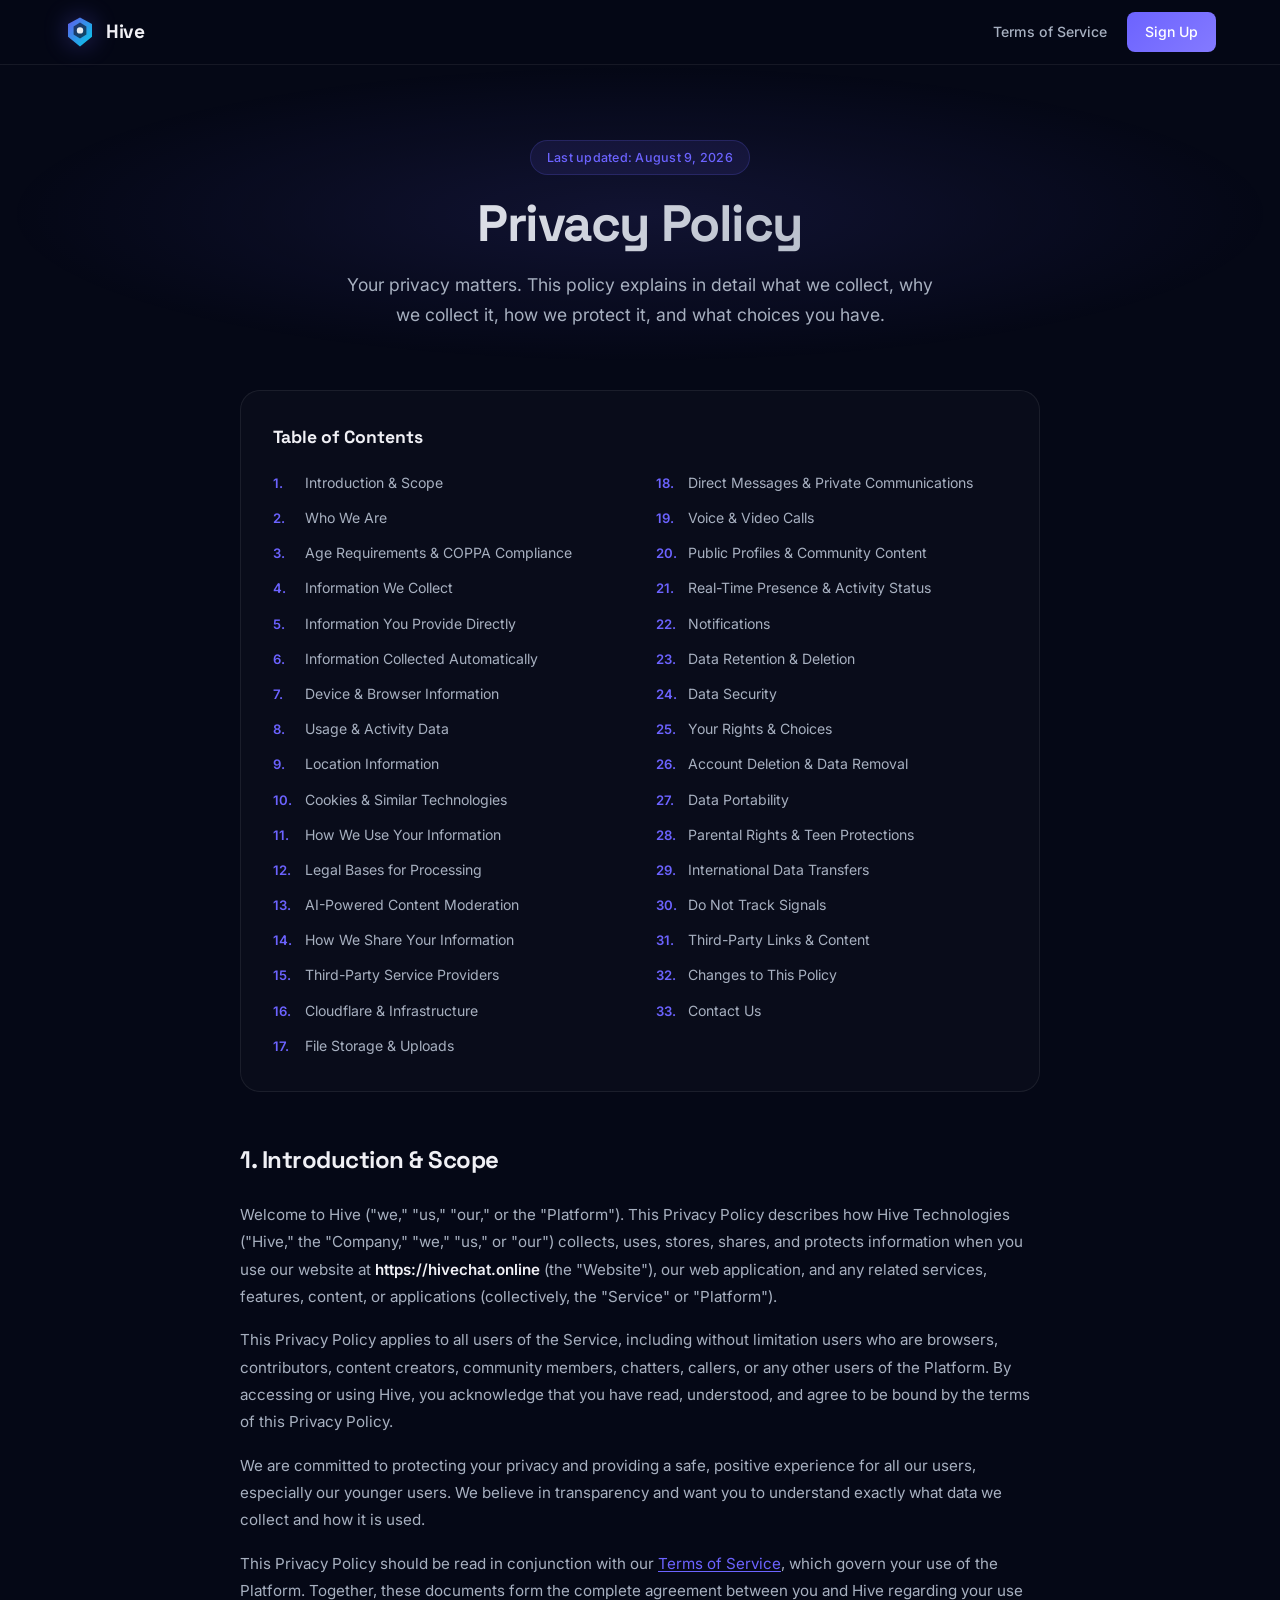
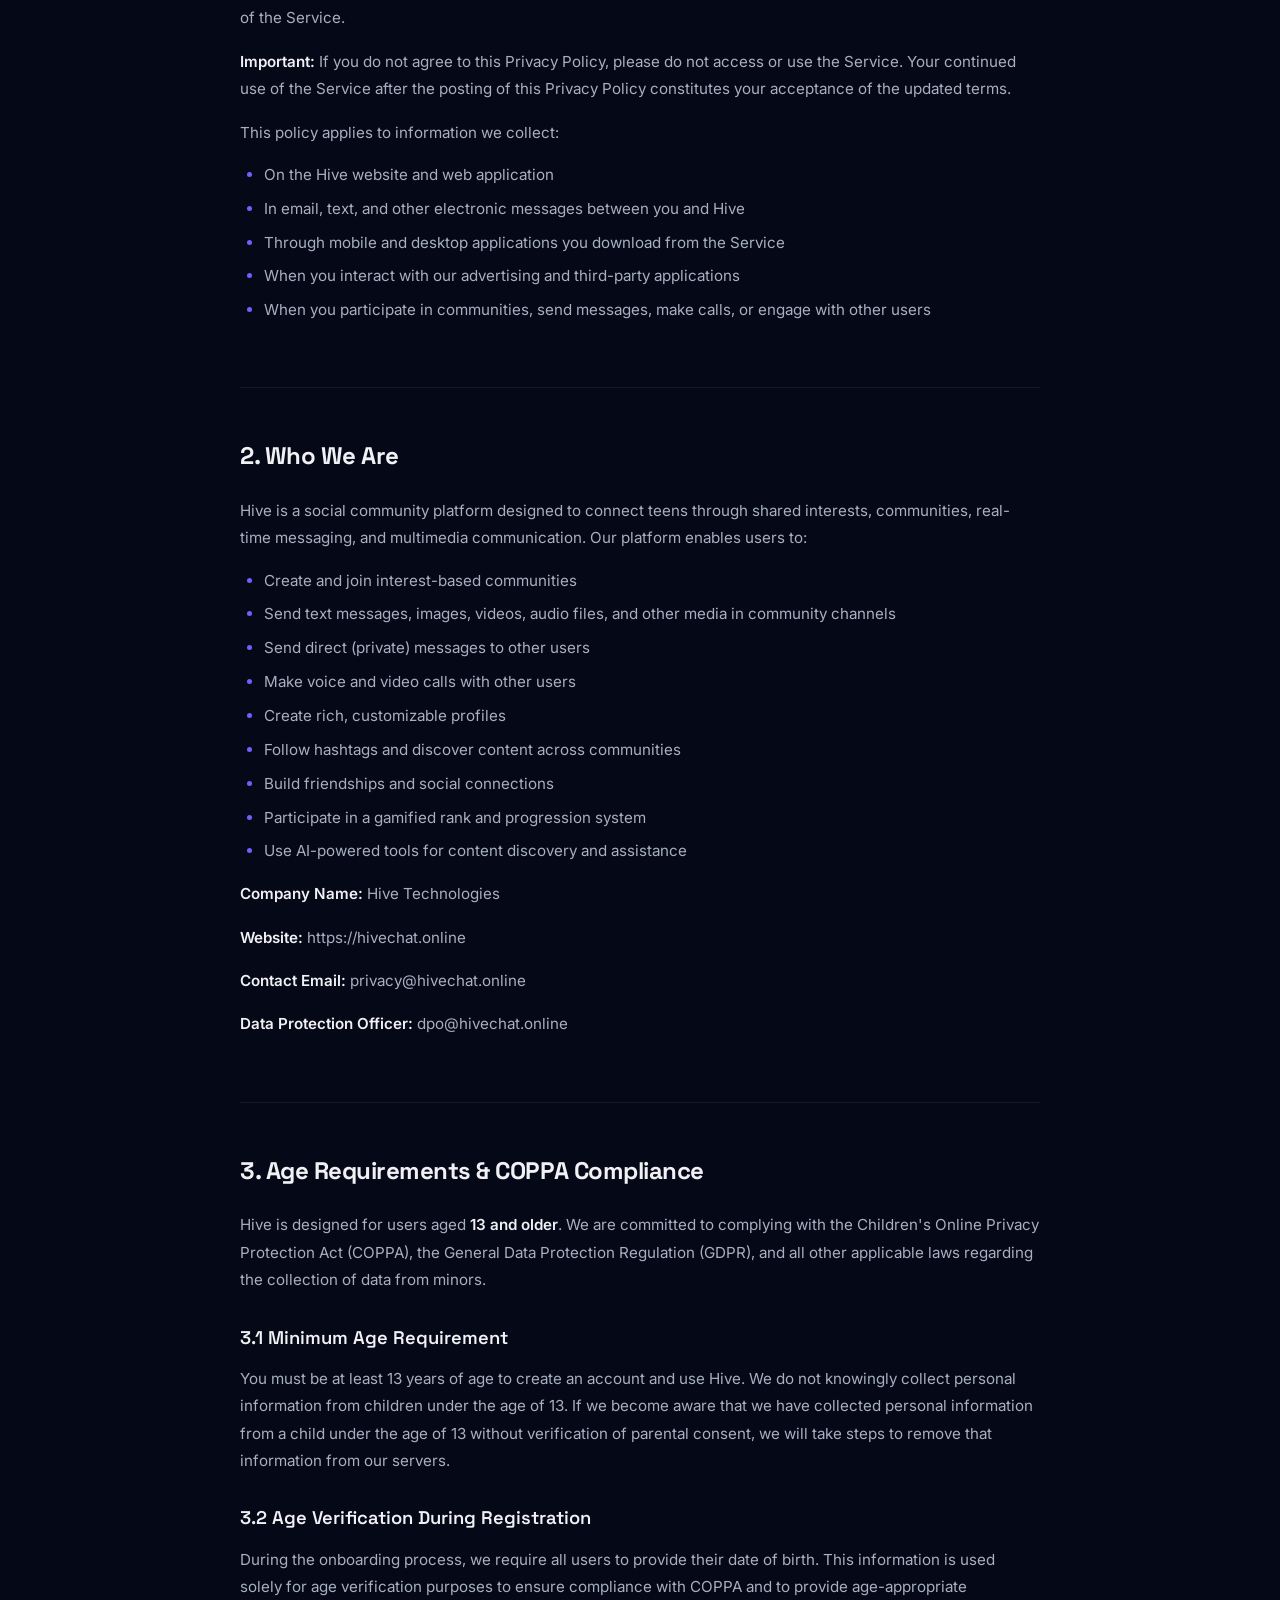
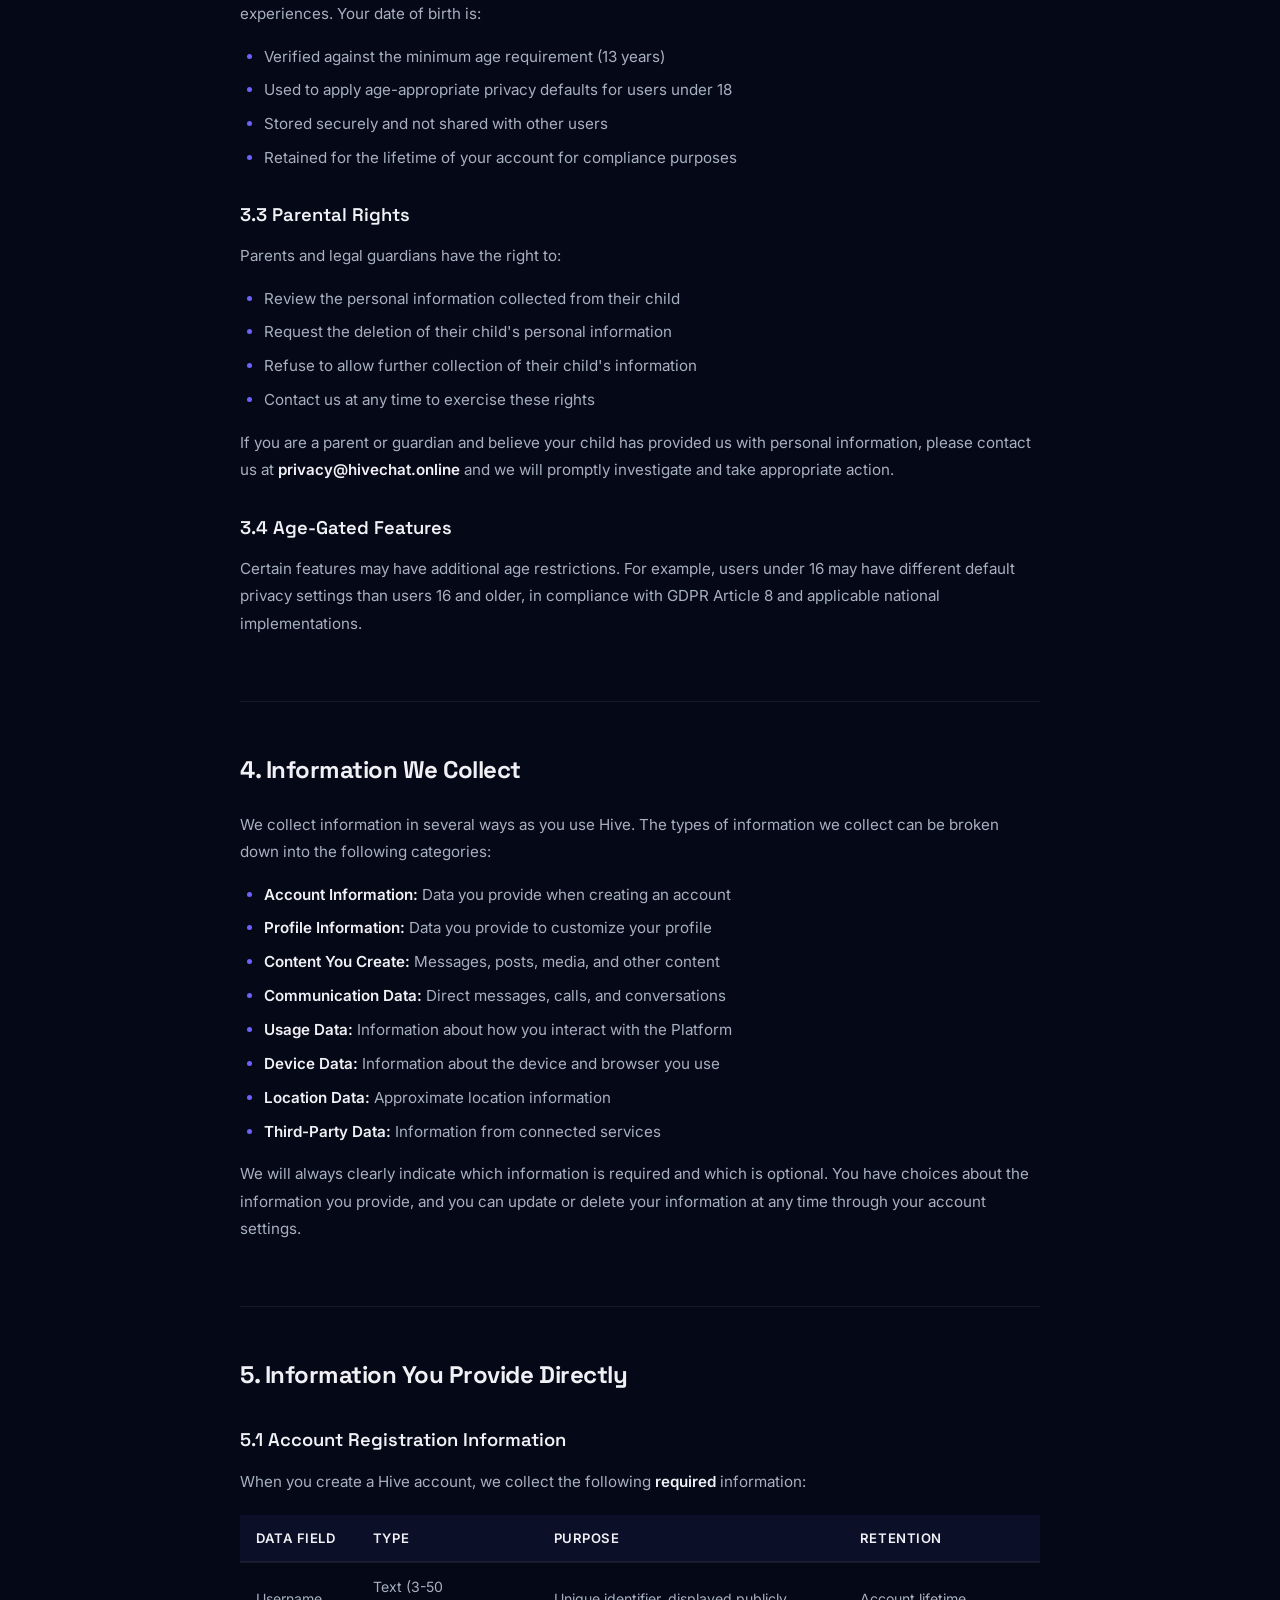
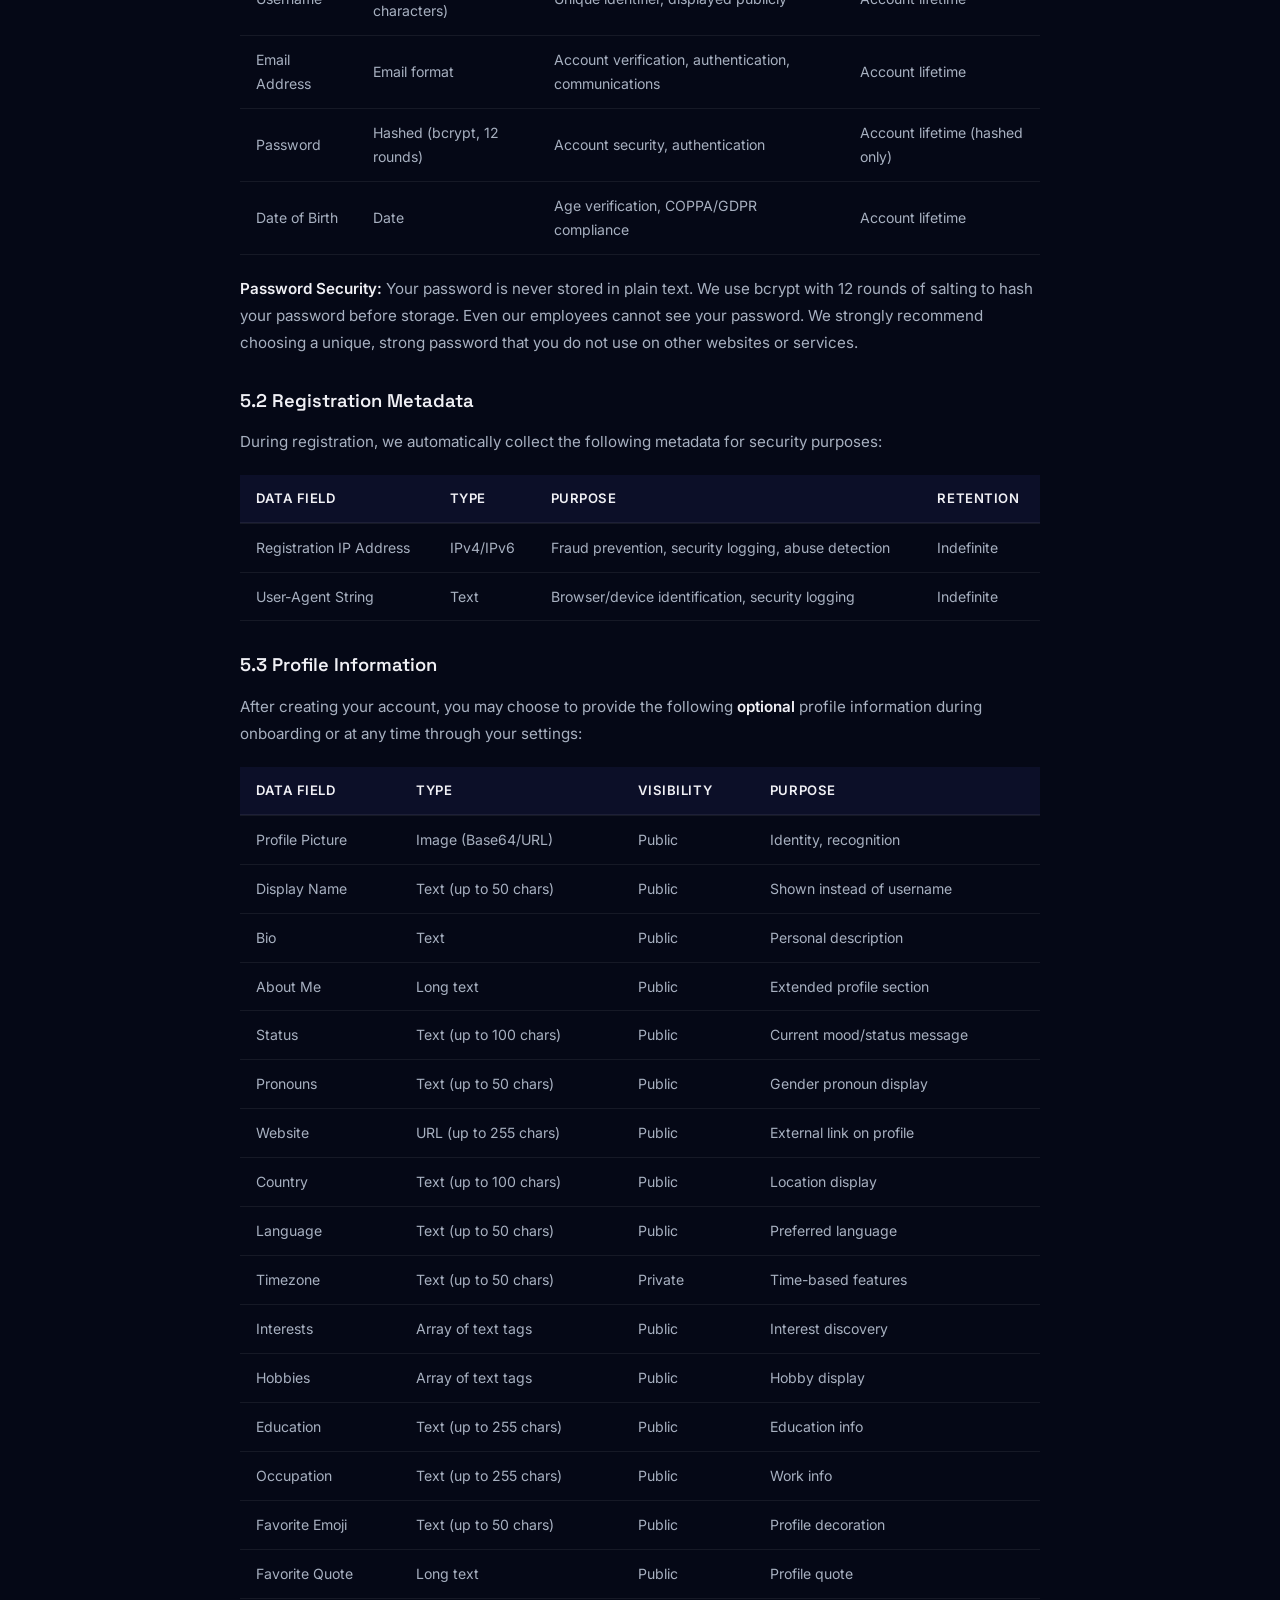
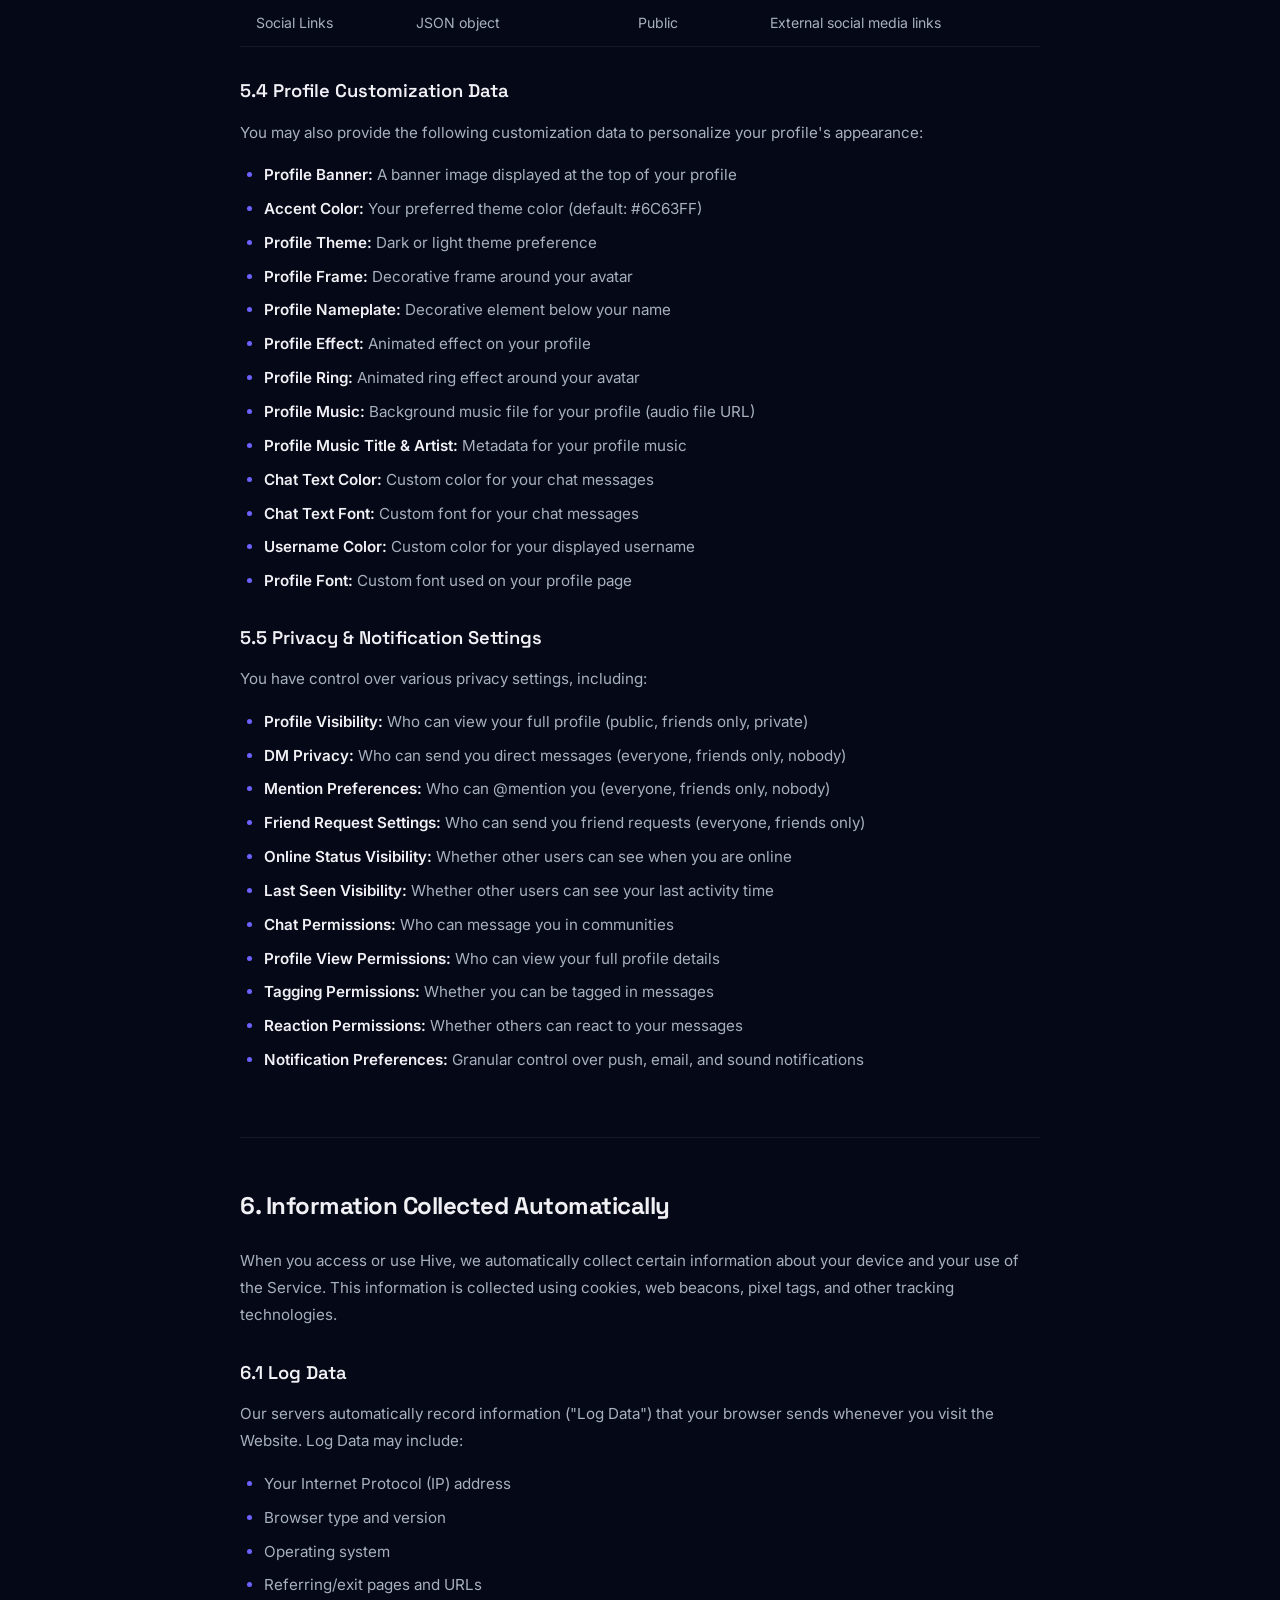
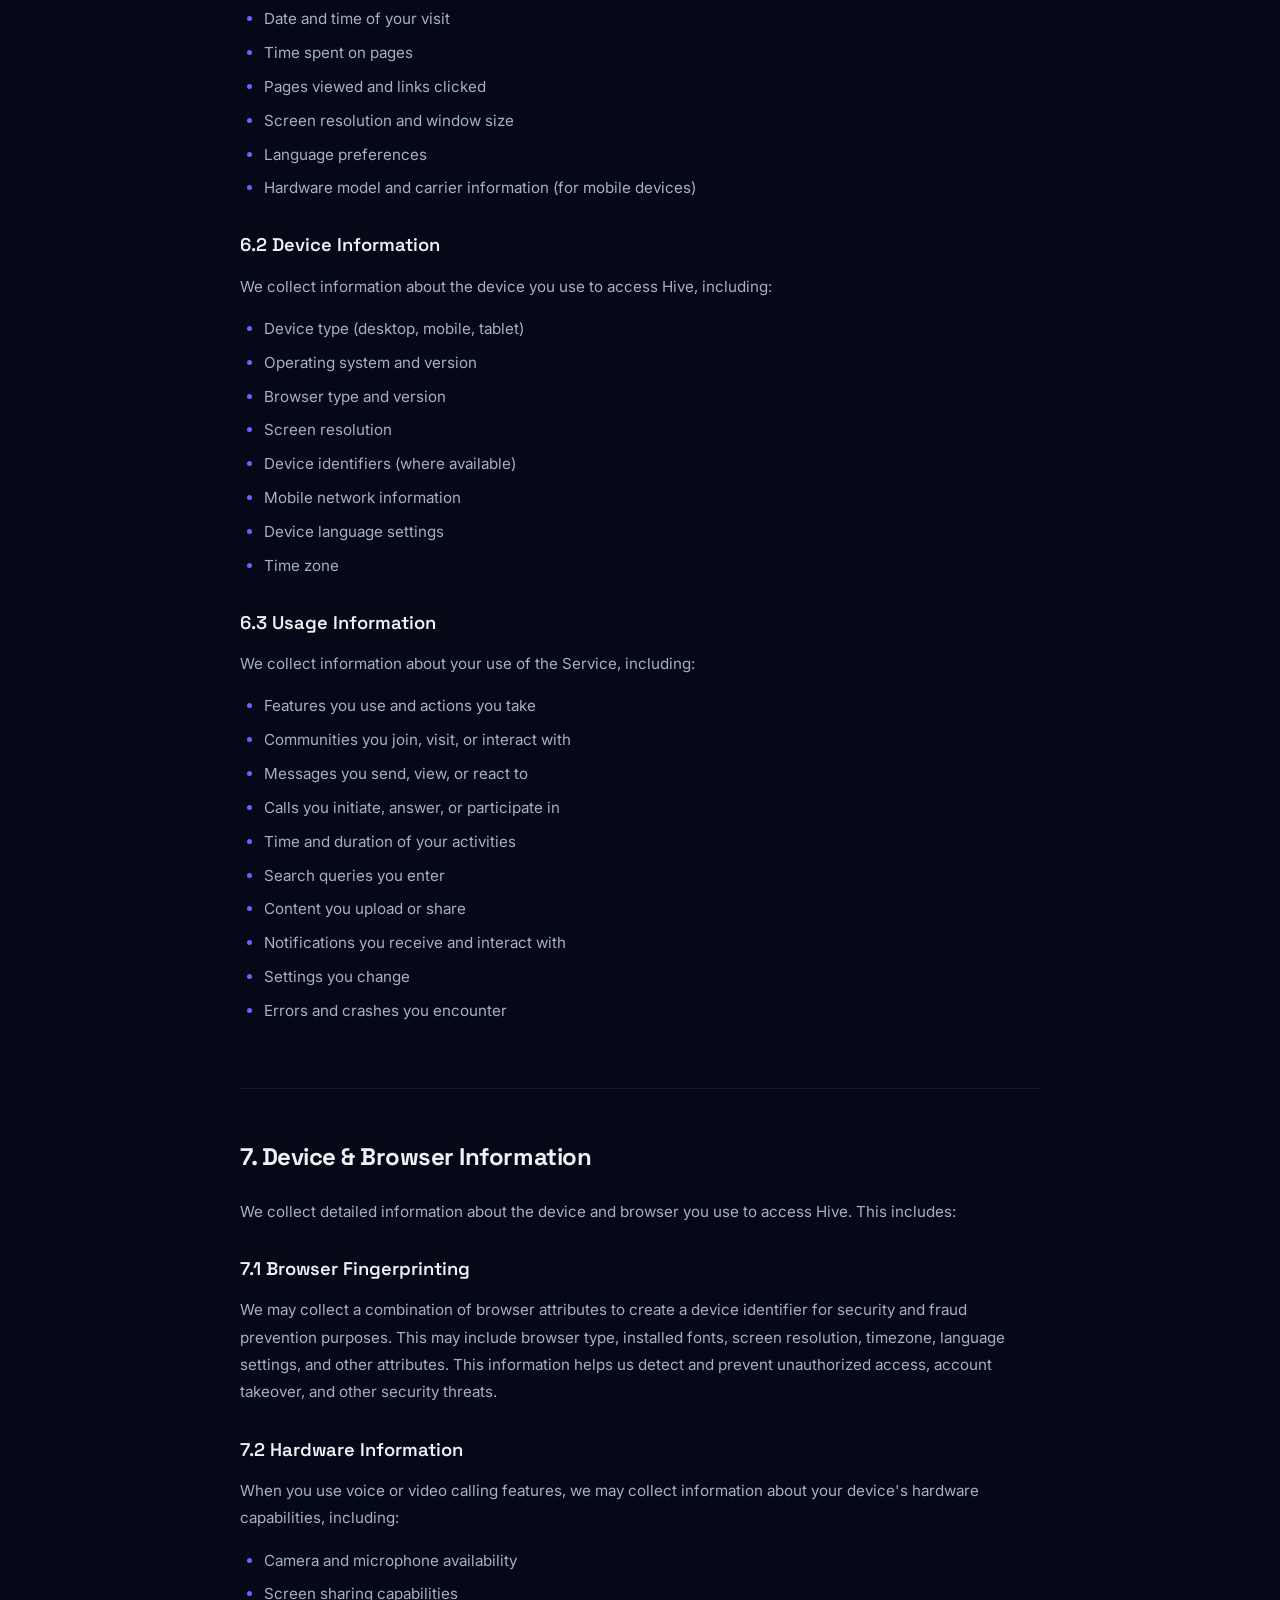
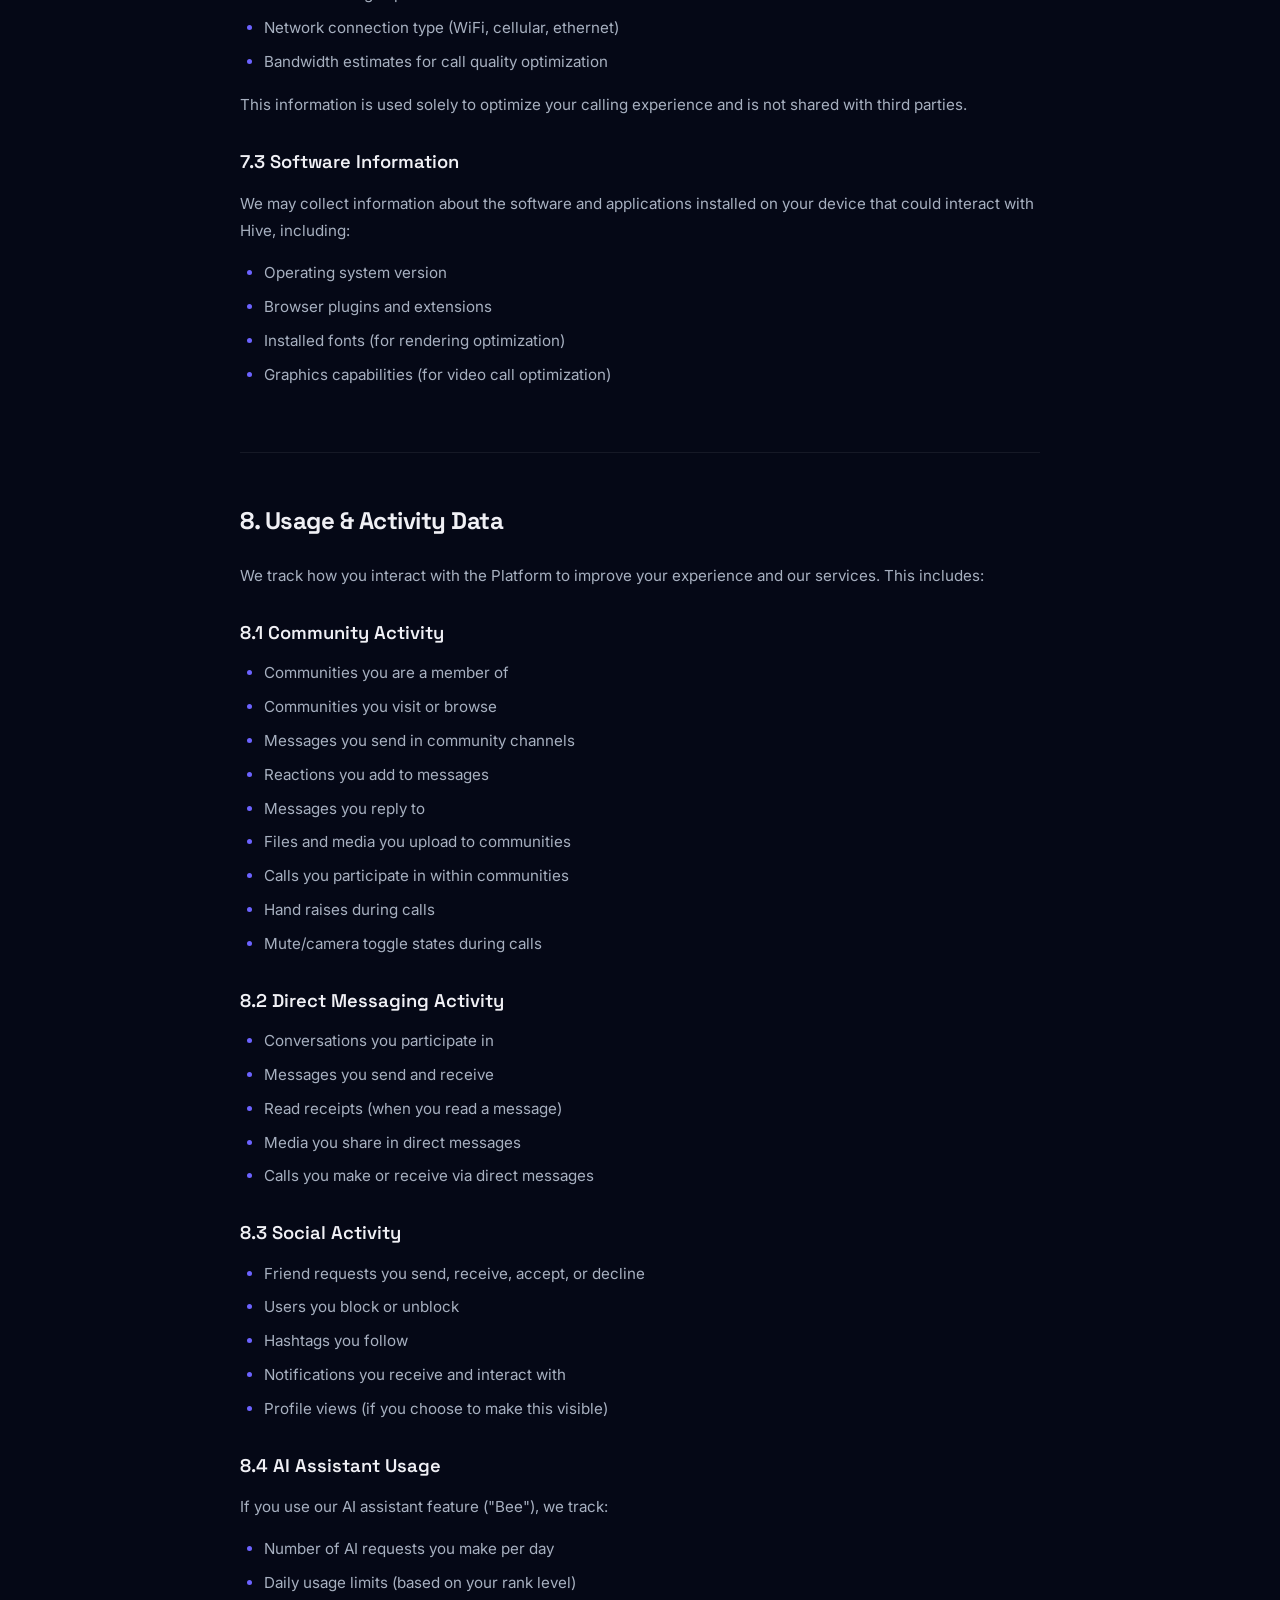
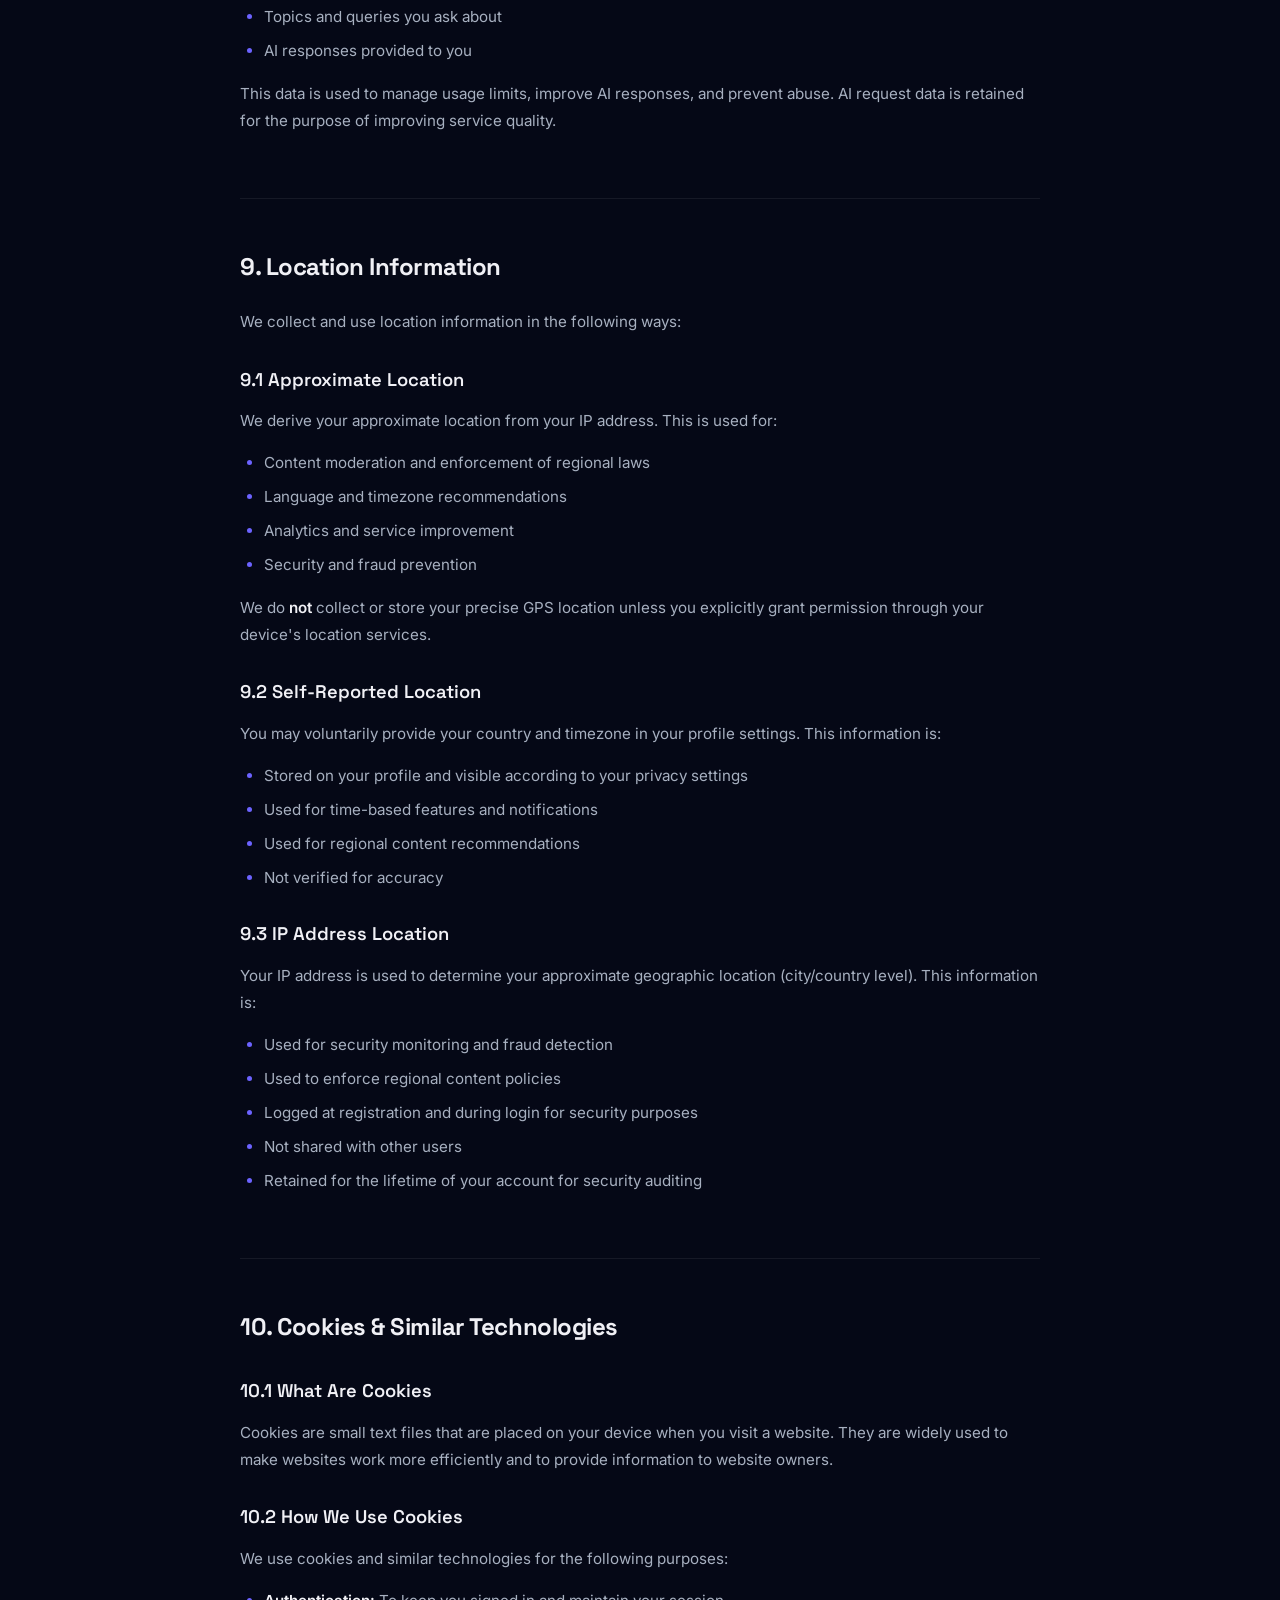
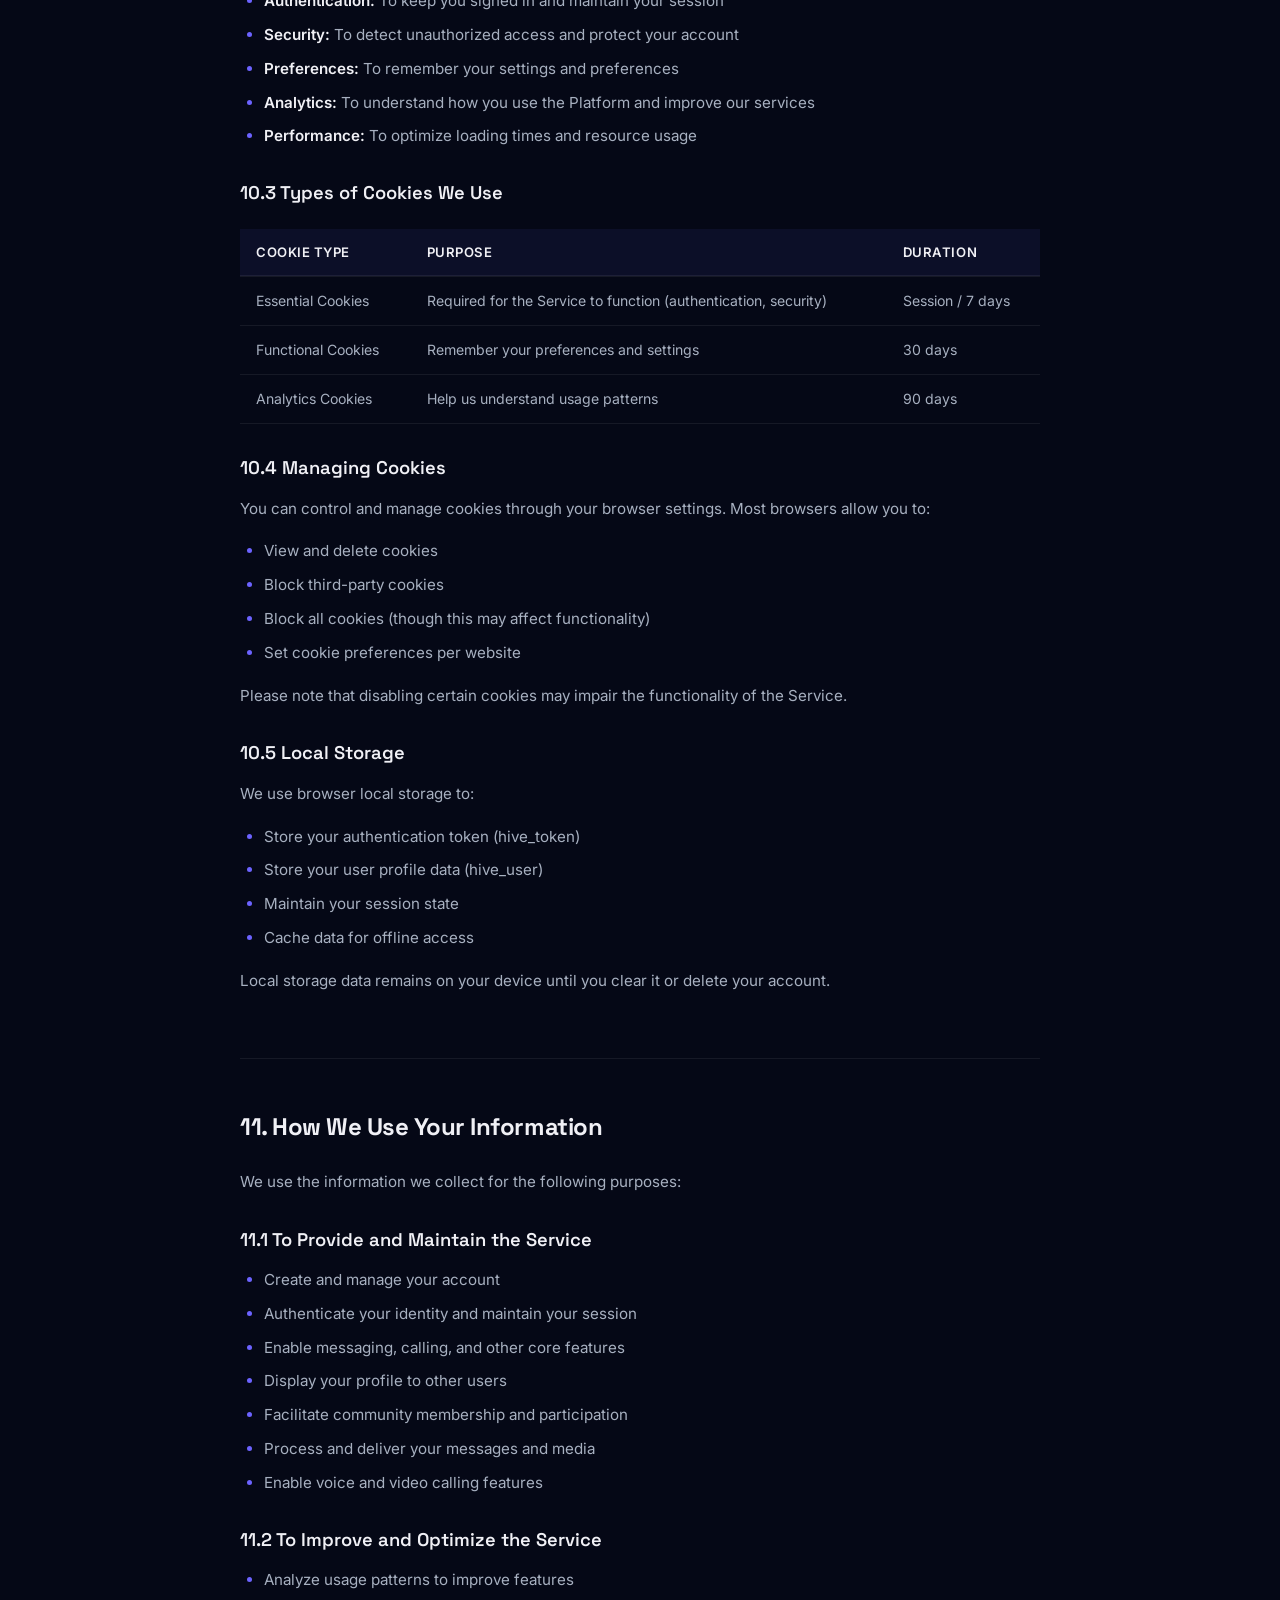
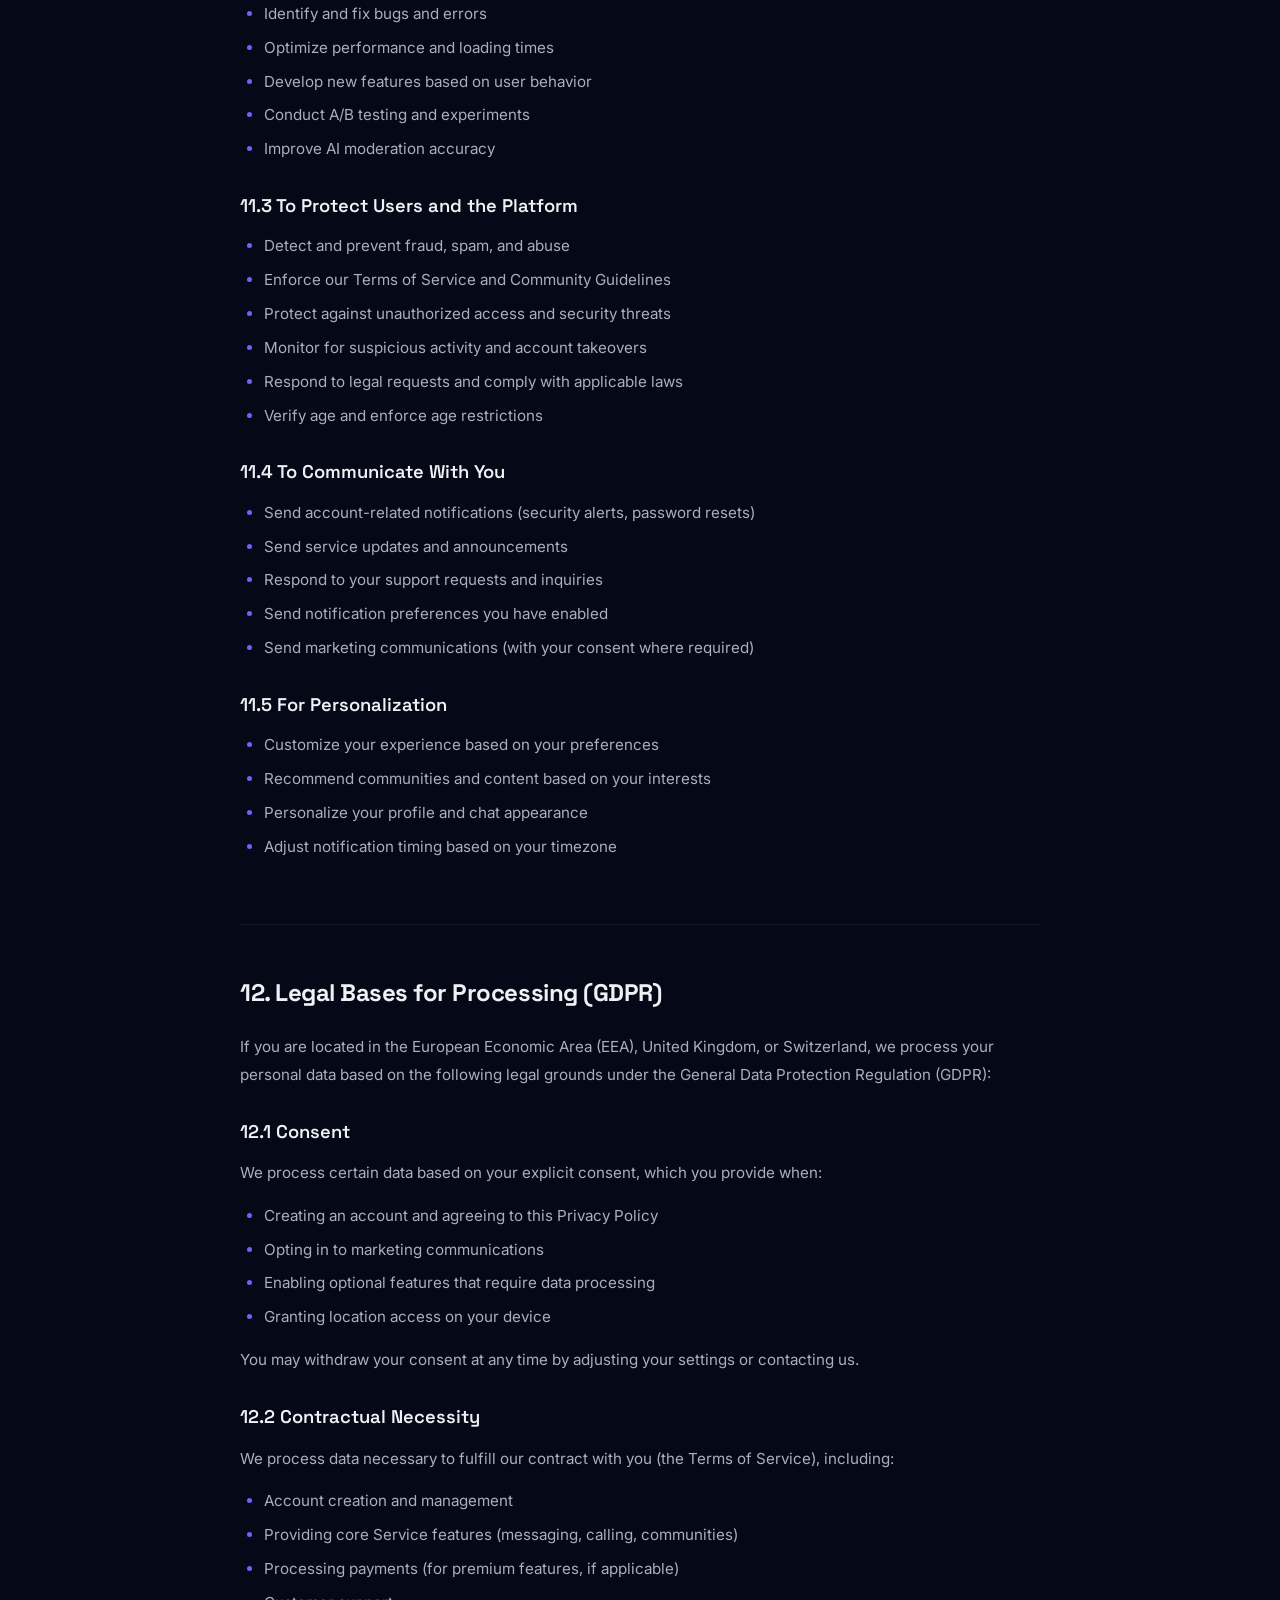
<file: privacy/index.html>
<!DOCTYPE html>
<html lang="en">
<head>
    <meta charset="UTF-8">
    <meta name="viewport" content="width=device-width, initial-scale=1.0">
    <title>Privacy Policy — Hive | How We Protect Your Data</title>
    <meta name="description" content="Hive's comprehensive Privacy Policy. Learn exactly what data we collect, how we use it, who we share it with, and your rights as a teen user.">
    <meta name="keywords" content="hive privacy policy, teen app privacy, data collection, GDPR, coppa, hive data protection, teen social app privacy">
    <meta name="author" content="Hive Technologies">
    <meta name="robots" content="index, follow">
    <link rel="canonical" href="https://hivechat.online/privacy/">
    <meta property="og:type" content="website">
    <meta property="og:url" content="https://hivechat.online/privacy/">
    <meta property="og:title" content="Privacy Policy — Hive">
    <meta property="og:description" content="Learn exactly what data Hive collects, how we use it, and your rights as a user.">
    <meta property="og:image" content="https://hivechat.online/assets/hiveicon.png">
    <meta property="og:site_name" content="Hive">
    <meta name="twitter:card" content="summary">
    <meta name="twitter:title" content="Privacy Policy — Hive">
    <meta name="twitter:description" content="Learn exactly what data Hive collects, how we use it, and your rights.">
    <meta name="twitter:image" content="https://hivechat.online/assets/hiveicon.png">
    <link rel="icon" type="image/png" href="/assets/hiveicon.png">
    <link rel="apple-touch-icon" href="/assets/hiveicon.png">
    <meta name="theme-color" content="#6C63FF">
    <link rel="preconnect" href="https://fonts.googleapis.com">
    <link rel="preconnect" href="https://fonts.gstatic.com" crossorigin>
    <link href="https://fonts.googleapis.com/css2?family=Inter:wght@300;400;500;600;700;800;900&family=Space+Grotesk:wght@400;500;600;700&display=swap" rel="stylesheet">
    <link rel="stylesheet" href="style.css">
</head>
<body>
    <canvas id="bg-canvas"></canvas>

    <div class="legal-page">
        <!-- Navigation -->
        <nav class="legal-nav">
            <div class="legal-nav-inner">
                <a href="../index.html" class="legal-logo">
                    <svg viewBox="0 0 40 40" width="32" height="32">
                        <defs><linearGradient id="lg" x1="0%" y1="0%" x2="100%" y2="100%"><stop offset="0%" stop-color="#6C63FF"/><stop offset="100%" stop-color="#00E5FF"/></linearGradient></defs>
                        <path d="M20 2 L35 10 L35 26 L20 38 L5 26 L5 10 Z" fill="url(#lg)" opacity="0.9"/>
                        <path d="M20 8 L28 13 L28 23 L20 28 L12 23 L12 13 Z" fill="#050816" opacity="0.6"/>
                        <circle cx="20" cy="18" r="4" fill="white" opacity="0.9"/>
                    </svg>
                    <span>Hive</span>
                </a>
                <div class="legal-nav-links">
                    <a href="terms/">Terms of Service</a>
                    <a href="../signup/" class="btn-nav-primary">Sign Up</a>
                </div>
            </div>
        </nav>

        <!-- Hero -->
        <header class="legal-hero">
            <div class="legal-hero-content">
                <div class="legal-badge">Last updated: August 9, 2026</div>
                <h1>Privacy Policy</h1>
                <p class="legal-subtitle">Your privacy matters. This policy explains in detail what we collect, why we collect it, how we protect it, and what choices you have.</p>
            </div>
        </header>

        <!-- Content -->
        <main class="legal-content">
            <div class="legal-container">

                <!-- Table of Contents -->
                <nav class="toc" id="toc">
                    <h3>Table of Contents</h3>
                    <ol>
                        <li><a href="#s1">Introduction &amp; Scope</a></li>
                        <li><a href="#s2">Who We Are</a></li>
                        <li><a href="#s3">Age Requirements &amp; COPPA Compliance</a></li>
                        <li><a href="#s4">Information We Collect</a></li>
                        <li><a href="#s5">Information You Provide Directly</a></li>
                        <li><a href="#s6">Information Collected Automatically</a></li>
                        <li><a href="#s7">Device &amp; Browser Information</a></li>
                        <li><a href="#s8">Usage &amp; Activity Data</a></li>
                        <li><a href="#s9">Location Information</a></li>
                        <li><a href="#s10">Cookies &amp; Similar Technologies</a></li>
                        <li><a href="#s11">How We Use Your Information</a></li>
                        <li><a href="#s12">Legal Bases for Processing</a></li>
                        <li><a href="#s13">AI-Powered Content Moderation</a></li>
                        <li><a href="#s14">How We Share Your Information</a></li>
                        <li><a href="#s15">Third-Party Service Providers</a></li>
                        <li><a href="#s16">Cloudflare &amp; Infrastructure</a></li>
                        <li><a href="#s17">File Storage &amp; Uploads</a></li>
                        <li><a href="#s18">Direct Messages &amp; Private Communications</a></li>
                        <li><a href="#s19">Voice &amp; Video Calls</a></li>
                        <li><a href="#s20">Public Profiles &amp; Community Content</a></li>
                        <li><a href="#s21">Real-Time Presence &amp; Activity Status</a></li>
                        <li><a href="#s22">Notifications</a></li>
                        <li><a href="#s23">Data Retention &amp; Deletion</a></li>
                        <li><a href="#s24">Data Security</a></li>
                        <li><a href="#s25">Your Rights &amp; Choices</a></li>
                        <li><a href="#s26">Account Deletion &amp; Data Removal</a></li>
                        <li><a href="#s27">Data Portability</a></li>
                        <li><a href="#s28">Parental Rights &amp; Teen Protections</a></li>
                        <li><a href="#s29">International Data Transfers</a></li>
                        <li><a href="#s30">Do Not Track Signals</a></li>
                        <li><a href="#s31">Third-Party Links &amp; Content</a></li>
                        <li><a href="#s32">Changes to This Policy</a></li>
                        <li><a href="#s33">Contact Us</a></li>
                    </ol>
                </nav>

                <!-- Section 1 -->
                <section id="s1">
                    <h2>1. Introduction &amp; Scope</h2>
                    <p>Welcome to Hive ("we," "us," "our," or the "Platform"). This Privacy Policy describes how Hive Technologies ("Hive," the "Company," "we," "us," or "our") collects, uses, stores, shares, and protects information when you use our website at <strong>https://hivechat.online</strong> (the "Website"), our web application, and any related services, features, content, or applications (collectively, the "Service" or "Platform").</p>

                    <p>This Privacy Policy applies to all users of the Service, including without limitation users who are browsers, contributors, content creators, community members, chatters, callers, or any other users of the Platform. By accessing or using Hive, you acknowledge that you have read, understood, and agree to be bound by the terms of this Privacy Policy.</p>

                    <p>We are committed to protecting your privacy and providing a safe, positive experience for all our users, especially our younger users. We believe in transparency and want you to understand exactly what data we collect and how it is used.</p>

                    <p>This Privacy Policy should be read in conjunction with our <a href="terms/">Terms of Service</a>, which govern your use of the Platform. Together, these documents form the complete agreement between you and Hive regarding your use of the Service.</p>

                    <p><strong>Important:</strong> If you do not agree to this Privacy Policy, please do not access or use the Service. Your continued use of the Service after the posting of this Privacy Policy constitutes your acceptance of the updated terms.</p>

                    <p>This policy applies to information we collect:</p>
                    <ul>
                        <li>On the Hive website and web application</li>
                        <li>In email, text, and other electronic messages between you and Hive</li>
                        <li>Through mobile and desktop applications you download from the Service</li>
                        <li>When you interact with our advertising and third-party applications</li>
                        <li>When you participate in communities, send messages, make calls, or engage with other users</li>
                    </ul>
                </section>

                <!-- Section 2 -->
                <section id="s2">
                    <h2>2. Who We Are</h2>
                    <p>Hive is a social community platform designed to connect teens through shared interests, communities, real-time messaging, and multimedia communication. Our platform enables users to:</p>
                    <ul>
                        <li>Create and join interest-based communities</li>
                        <li>Send text messages, images, videos, audio files, and other media in community channels</li>
                        <li>Send direct (private) messages to other users</li>
                        <li>Make voice and video calls with other users</li>
                        <li>Create rich, customizable profiles</li>
                        <li>Follow hashtags and discover content across communities</li>
                        <li>Build friendships and social connections</li>
                        <li>Participate in a gamified rank and progression system</li>
                        <li>Use AI-powered tools for content discovery and assistance</li>
                    </ul>

                    <p><strong>Company Name:</strong> Hive Technologies</p>
                    <p><strong>Website:</strong> https://hivechat.online</p>
                    <p><strong>Contact Email:</strong> privacy@hivechat.online</p>
                    <p><strong>Data Protection Officer:</strong> dpo@hivechat.online</p>
                </section>

                <!-- Section 3 -->
                <section id="s3">
                    <h2>3. Age Requirements &amp; COPPA Compliance</h2>
                    <p>Hive is designed for users aged <strong>13 and older</strong>. We are committed to complying with the Children's Online Privacy Protection Act (COPPA), the General Data Protection Regulation (GDPR), and all other applicable laws regarding the collection of data from minors.</p>

                    <h3>3.1 Minimum Age Requirement</h3>
                    <p>You must be at least 13 years of age to create an account and use Hive. We do not knowingly collect personal information from children under the age of 13. If we become aware that we have collected personal information from a child under the age of 13 without verification of parental consent, we will take steps to remove that information from our servers.</p>

                    <h3>3.2 Age Verification During Registration</h3>
                    <p>During the onboarding process, we require all users to provide their date of birth. This information is used solely for age verification purposes to ensure compliance with COPPA and to provide age-appropriate experiences. Your date of birth is:</p>
                    <ul>
                        <li>Verified against the minimum age requirement (13 years)</li>
                        <li>Used to apply age-appropriate privacy defaults for users under 18</li>
                        <li>Stored securely and not shared with other users</li>
                        <li>Retained for the lifetime of your account for compliance purposes</li>
                    </ul>

                    <h3>3.3 Parental Rights</h3>
                    <p>Parents and legal guardians have the right to:</p>
                    <ul>
                        <li>Review the personal information collected from their child</li>
                        <li>Request the deletion of their child's personal information</li>
                        <li>Refuse to allow further collection of their child's information</li>
                        <li>Contact us at any time to exercise these rights</li>
                    </ul>
                    <p>If you are a parent or guardian and believe your child has provided us with personal information, please contact us at <strong>privacy@hivechat.online</strong> and we will promptly investigate and take appropriate action.</p>

                    <h3>3.4 Age-Gated Features</h3>
                    <p>Certain features may have additional age restrictions. For example, users under 16 may have different default privacy settings than users 16 and older, in compliance with GDPR Article 8 and applicable national implementations.</p>
                </section>

                <!-- Section 4 -->
                <section id="s4">
                    <h2>4. Information We Collect</h2>
                    <p>We collect information in several ways as you use Hive. The types of information we collect can be broken down into the following categories:</p>
                    <ul>
                        <li><strong>Account Information:</strong> Data you provide when creating an account</li>
                        <li><strong>Profile Information:</strong> Data you provide to customize your profile</li>
                        <li><strong>Content You Create:</strong> Messages, posts, media, and other content</li>
                        <li><strong>Communication Data:</strong> Direct messages, calls, and conversations</li>
                        <li><strong>Usage Data:</strong> Information about how you interact with the Platform</li>
                        <li><strong>Device Data:</strong> Information about the device and browser you use</li>
                        <li><strong>Location Data:</strong> Approximate location information</li>
                        <li><strong>Third-Party Data:</strong> Information from connected services</li>
                    </ul>

                    <p>We will always clearly indicate which information is required and which is optional. You have choices about the information you provide, and you can update or delete your information at any time through your account settings.</p>
                </section>

                <!-- Section 5 -->
                <section id="s5">
                    <h2>5. Information You Provide Directly</h2>

                    <h3>5.1 Account Registration Information</h3>
                    <p>When you create a Hive account, we collect the following <strong>required</strong> information:</p>
                    <table>
                        <thead>
                            <tr><th>Data Field</th><th>Type</th><th>Purpose</th><th>Retention</th></tr>
                        </thead>
                        <tbody>
                            <tr><td>Username</td><td>Text (3-50 characters)</td><td>Unique identifier, displayed publicly</td><td>Account lifetime</td></tr>
                            <tr><td>Email Address</td><td>Email format</td><td>Account verification, authentication, communications</td><td>Account lifetime</td></tr>
                            <tr><td>Password</td><td>Hashed (bcrypt, 12 rounds)</td><td>Account security, authentication</td><td>Account lifetime (hashed only)</td></tr>
                            <tr><td>Date of Birth</td><td>Date</td><td>Age verification, COPPA/GDPR compliance</td><td>Account lifetime</td></tr>
                        </tbody>
                    </table>

                    <p><strong>Password Security:</strong> Your password is never stored in plain text. We use bcrypt with 12 rounds of salting to hash your password before storage. Even our employees cannot see your password. We strongly recommend choosing a unique, strong password that you do not use on other websites or services.</p>

                    <h3>5.2 Registration Metadata</h3>
                    <p>During registration, we automatically collect the following metadata for security purposes:</p>
                    <table>
                        <thead>
                            <tr><th>Data Field</th><th>Type</th><th>Purpose</th><th>Retention</th></tr>
                        </thead>
                        <tbody>
                            <tr><td>Registration IP Address</td><td>IPv4/IPv6</td><td>Fraud prevention, security logging, abuse detection</td><td>Indefinite</td></tr>
                            <tr><td>User-Agent String</td><td>Text</td><td>Browser/device identification, security logging</td><td>Indefinite</td></tr>
                        </tbody>
                    </table>

                    <h3>5.3 Profile Information</h3>
                    <p>After creating your account, you may choose to provide the following <strong>optional</strong> profile information during onboarding or at any time through your settings:</p>
                    <table>
                        <thead>
                            <tr><th>Data Field</th><th>Type</th><th>Visibility</th><th>Purpose</th></tr>
                        </thead>
                        <tbody>
                            <tr><td>Profile Picture</td><td>Image (Base64/URL)</td><td>Public</td><td>Identity, recognition</td></tr>
                            <tr><td>Display Name</td><td>Text (up to 50 chars)</td><td>Public</td><td>Shown instead of username</td></tr>
                            <tr><td>Bio</td><td>Text</td><td>Public</td><td>Personal description</td></tr>
                            <tr><td>About Me</td><td>Long text</td><td>Public</td><td>Extended profile section</td></tr>
                            <tr><td>Status</td><td>Text (up to 100 chars)</td><td>Public</td><td>Current mood/status message</td></tr>
                            <tr><td>Pronouns</td><td>Text (up to 50 chars)</td><td>Public</td><td>Gender pronoun display</td></tr>
                            <tr><td>Website</td><td>URL (up to 255 chars)</td><td>Public</td><td>External link on profile</td></tr>
                            <tr><td>Country</td><td>Text (up to 100 chars)</td><td>Public</td><td>Location display</td></tr>
                            <tr><td>Language</td><td>Text (up to 50 chars)</td><td>Public</td><td>Preferred language</td></tr>
                            <tr><td>Timezone</td><td>Text (up to 50 chars)</td><td>Private</td><td>Time-based features</td></tr>
                            <tr><td>Interests</td><td>Array of text tags</td><td>Public</td><td>Interest discovery</td></tr>
                            <tr><td>Hobbies</td><td>Array of text tags</td><td>Public</td><td>Hobby display</td></tr>
                            <tr><td>Education</td><td>Text (up to 255 chars)</td><td>Public</td><td>Education info</td></tr>
                            <tr><td>Occupation</td><td>Text (up to 255 chars)</td><td>Public</td><td>Work info</td></tr>
                            <tr><td>Favorite Emoji</td><td>Text (up to 50 chars)</td><td>Public</td><td>Profile decoration</td></tr>
                            <tr><td>Favorite Quote</td><td>Long text</td><td>Public</td><td>Profile quote</td></tr>
                            <tr><td>Social Links</td><td>JSON object</td><td>Public</td><td>External social media links</td></tr>
                        </tbody>
                    </table>

                    <h3>5.4 Profile Customization Data</h3>
                    <p>You may also provide the following customization data to personalize your profile's appearance:</p>
                    <ul>
                        <li><strong>Profile Banner:</strong> A banner image displayed at the top of your profile</li>
                        <li><strong>Accent Color:</strong> Your preferred theme color (default: #6C63FF)</li>
                        <li><strong>Profile Theme:</strong> Dark or light theme preference</li>
                        <li><strong>Profile Frame:</strong> Decorative frame around your avatar</li>
                        <li><strong>Profile Nameplate:</strong> Decorative element below your name</li>
                        <li><strong>Profile Effect:</strong> Animated effect on your profile</li>
                        <li><strong>Profile Ring:</strong> Animated ring effect around your avatar</li>
                        <li><strong>Profile Music:</strong> Background music file for your profile (audio file URL)</li>
                        <li><strong>Profile Music Title &amp; Artist:</strong> Metadata for your profile music</li>
                        <li><strong>Chat Text Color:</strong> Custom color for your chat messages</li>
                        <li><strong>Chat Text Font:</strong> Custom font for your chat messages</li>
                        <li><strong>Username Color:</strong> Custom color for your displayed username</li>
                        <li><strong>Profile Font:</strong> Custom font used on your profile page</li>
                    </ul>

                    <h3>5.5 Privacy &amp; Notification Settings</h3>
                    <p>You have control over various privacy settings, including:</p>
                    <ul>
                        <li><strong>Profile Visibility:</strong> Who can view your full profile (public, friends only, private)</li>
                        <li><strong>DM Privacy:</strong> Who can send you direct messages (everyone, friends only, nobody)</li>
                        <li><strong>Mention Preferences:</strong> Who can @mention you (everyone, friends only, nobody)</li>
                        <li><strong>Friend Request Settings:</strong> Who can send you friend requests (everyone, friends only)</li>
                        <li><strong>Online Status Visibility:</strong> Whether other users can see when you are online</li>
                        <li><strong>Last Seen Visibility:</strong> Whether other users can see your last activity time</li>
                        <li><strong>Chat Permissions:</strong> Who can message you in communities</li>
                        <li><strong>Profile View Permissions:</strong> Who can view your full profile details</li>
                        <li><strong>Tagging Permissions:</strong> Whether you can be tagged in messages</li>
                        <li><strong>Reaction Permissions:</strong> Whether others can react to your messages</li>
                        <li><strong>Notification Preferences:</strong> Granular control over push, email, and sound notifications</li>
                    </ul>
                </section>

                <!-- Section 6 -->
                <section id="s6">
                    <h2>6. Information Collected Automatically</h2>
                    <p>When you access or use Hive, we automatically collect certain information about your device and your use of the Service. This information is collected using cookies, web beacons, pixel tags, and other tracking technologies.</p>

                    <h3>6.1 Log Data</h3>
                    <p>Our servers automatically record information ("Log Data") that your browser sends whenever you visit the Website. Log Data may include:</p>
                    <ul>
                        <li>Your Internet Protocol (IP) address</li>
                        <li>Browser type and version</li>
                        <li>Operating system</li>
                        <li>Referring/exit pages and URLs</li>
                        <li>Date and time of your visit</li>
                        <li>Time spent on pages</li>
                        <li>Pages viewed and links clicked</li>
                        <li>Screen resolution and window size</li>
                        <li>Language preferences</li>
                        <li>Hardware model and carrier information (for mobile devices)</li>
                    </ul>

                    <h3>6.2 Device Information</h3>
                    <p>We collect information about the device you use to access Hive, including:</p>
                    <ul>
                        <li>Device type (desktop, mobile, tablet)</li>
                        <li>Operating system and version</li>
                        <li>Browser type and version</li>
                        <li>Screen resolution</li>
                        <li>Device identifiers (where available)</li>
                        <li>Mobile network information</li>
                        <li>Device language settings</li>
                        <li>Time zone</li>
                    </ul>

                    <h3>6.3 Usage Information</h3>
                    <p>We collect information about your use of the Service, including:</p>
                    <ul>
                        <li>Features you use and actions you take</li>
                        <li>Communities you join, visit, or interact with</li>
                        <li>Messages you send, view, or react to</li>
                        <li>Calls you initiate, answer, or participate in</li>
                        <li>Time and duration of your activities</li>
                        <li>Search queries you enter</li>
                        <li>Content you upload or share</li>
                        <li>Notifications you receive and interact with</li>
                        <li>Settings you change</li>
                        <li>Errors and crashes you encounter</li>
                    </ul>
                </section>

                <!-- Section 7 -->
                <section id="s7">
                    <h2>7. Device &amp; Browser Information</h2>
                    <p>We collect detailed information about the device and browser you use to access Hive. This includes:</p>

                    <h3>7.1 Browser Fingerprinting</h3>
                    <p>We may collect a combination of browser attributes to create a device identifier for security and fraud prevention purposes. This may include browser type, installed fonts, screen resolution, timezone, language settings, and other attributes. This information helps us detect and prevent unauthorized access, account takeover, and other security threats.</p>

                    <h3>7.2 Hardware Information</h3>
                    <p>When you use voice or video calling features, we may collect information about your device's hardware capabilities, including:</p>
                    <ul>
                        <li>Camera and microphone availability</li>
                        <li>Screen sharing capabilities</li>
                        <li>Network connection type (WiFi, cellular, ethernet)</li>
                        <li>Bandwidth estimates for call quality optimization</li>
                    </ul>
                    <p>This information is used solely to optimize your calling experience and is not shared with third parties.</p>

                    <h3>7.3 Software Information</h3>
                    <p>We may collect information about the software and applications installed on your device that could interact with Hive, including:</p>
                    <ul>
                        <li>Operating system version</li>
                        <li>Browser plugins and extensions</li>
                        <li>Installed fonts (for rendering optimization)</li>
                        <li>Graphics capabilities (for video call optimization)</li>
                    </ul>
                </section>

                <!-- Section 8 -->
                <section id="s8">
                    <h2>8. Usage &amp; Activity Data</h2>
                    <p>We track how you interact with the Platform to improve your experience and our services. This includes:</p>

                    <h3>8.1 Community Activity</h3>
                    <ul>
                        <li>Communities you are a member of</li>
                        <li>Communities you visit or browse</li>
                        <li>Messages you send in community channels</li>
                        <li>Reactions you add to messages</li>
                        <li>Messages you reply to</li>
                        <li>Files and media you upload to communities</li>
                        <li>Calls you participate in within communities</li>
                        <li>Hand raises during calls</li>
                        <li>Mute/camera toggle states during calls</li>
                    </ul>

                    <h3>8.2 Direct Messaging Activity</h3>
                    <ul>
                        <li>Conversations you participate in</li>
                        <li>Messages you send and receive</li>
                        <li>Read receipts (when you read a message)</li>
                        <li>Media you share in direct messages</li>
                        <li>Calls you make or receive via direct messages</li>
                    </ul>

                    <h3>8.3 Social Activity</h3>
                    <ul>
                        <li>Friend requests you send, receive, accept, or decline</li>
                        <li>Users you block or unblock</li>
                        <li>Hashtags you follow</li>
                        <li>Notifications you receive and interact with</li>
                        <li>Profile views (if you choose to make this visible)</li>
                    </ul>

                    <h3>8.4 AI Assistant Usage</h3>
                    <p>If you use our AI assistant feature ("Bee"), we track:</p>
                    <ul>
                        <li>Number of AI requests you make per day</li>
                        <li>Daily usage limits (based on your rank level)</li>
                        <li>Topics and queries you ask about</li>
                        <li>AI responses provided to you</li>
                    </ul>
                    <p>This data is used to manage usage limits, improve AI responses, and prevent abuse. AI request data is retained for the purpose of improving service quality.</p>
                </section>

                <!-- Section 9 -->
                <section id="s9">
                    <h2>9. Location Information</h2>
                    <p>We collect and use location information in the following ways:</p>

                    <h3>9.1 Approximate Location</h3>
                    <p>We derive your approximate location from your IP address. This is used for:</p>
                    <ul>
                        <li>Content moderation and enforcement of regional laws</li>
                        <li>Language and timezone recommendations</li>
                        <li>Analytics and service improvement</li>
                        <li>Security and fraud prevention</li>
                    </ul>
                    <p>We do <strong>not</strong> collect or store your precise GPS location unless you explicitly grant permission through your device's location services.</p>

                    <h3>9.2 Self-Reported Location</h3>
                    <p>You may voluntarily provide your country and timezone in your profile settings. This information is:</p>
                    <ul>
                        <li>Stored on your profile and visible according to your privacy settings</li>
                        <li>Used for time-based features and notifications</li>
                        <li>Used for regional content recommendations</li>
                        <li>Not verified for accuracy</li>
                    </ul>

                    <h3>9.3 IP Address Location</h3>
                    <p>Your IP address is used to determine your approximate geographic location (city/country level). This information is:</p>
                    <ul>
                        <li>Used for security monitoring and fraud detection</li>
                        <li>Used to enforce regional content policies</li>
                        <li>Logged at registration and during login for security purposes</li>
                        <li>Not shared with other users</li>
                        <li>Retained for the lifetime of your account for security auditing</li>
                    </ul>
                </section>

                <!-- Section 10 -->
                <section id="s10">
                    <h2>10. Cookies &amp; Similar Technologies</h2>

                    <h3>10.1 What Are Cookies</h3>
                    <p>Cookies are small text files that are placed on your device when you visit a website. They are widely used to make websites work more efficiently and to provide information to website owners.</p>

                    <h3>10.2 How We Use Cookies</h3>
                    <p>We use cookies and similar technologies for the following purposes:</p>
                    <ul>
                        <li><strong>Authentication:</strong> To keep you signed in and maintain your session</li>
                        <li><strong>Security:</strong> To detect unauthorized access and protect your account</li>
                        <li><strong>Preferences:</strong> To remember your settings and preferences</li>
                        <li><strong>Analytics:</strong> To understand how you use the Platform and improve our services</li>
                        <li><strong>Performance:</strong> To optimize loading times and resource usage</li>
                    </ul>

                    <h3>10.3 Types of Cookies We Use</h3>
                    <table>
                        <thead>
                            <tr><th>Cookie Type</th><th>Purpose</th><th>Duration</th></tr>
                        </thead>
                        <tbody>
                            <tr><td>Essential Cookies</td><td>Required for the Service to function (authentication, security)</td><td>Session / 7 days</td></tr>
                            <tr><td>Functional Cookies</td><td>Remember your preferences and settings</td><td>30 days</td></tr>
                            <tr><td>Analytics Cookies</td><td>Help us understand usage patterns</td><td>90 days</td></tr>
                        </tbody>
                    </table>

                    <h3>10.4 Managing Cookies</h3>
                    <p>You can control and manage cookies through your browser settings. Most browsers allow you to:</p>
                    <ul>
                        <li>View and delete cookies</li>
                        <li>Block third-party cookies</li>
                        <li>Block all cookies (though this may affect functionality)</li>
                        <li>Set cookie preferences per website</li>
                    </ul>
                    <p>Please note that disabling certain cookies may impair the functionality of the Service.</p>

                    <h3>10.5 Local Storage</h3>
                    <p>We use browser local storage to:</p>
                    <ul>
                        <li>Store your authentication token (hive_token)</li>
                        <li>Store your user profile data (hive_user)</li>
                        <li>Maintain your session state</li>
                        <li>Cache data for offline access</li>
                    </ul>
                    <p>Local storage data remains on your device until you clear it or delete your account.</p>
                </section>

                <!-- Section 11 -->
                <section id="s11">
                    <h2>11. How We Use Your Information</h2>
                    <p>We use the information we collect for the following purposes:</p>

                    <h3>11.1 To Provide and Maintain the Service</h3>
                    <ul>
                        <li>Create and manage your account</li>
                        <li>Authenticate your identity and maintain your session</li>
                        <li>Enable messaging, calling, and other core features</li>
                        <li>Display your profile to other users</li>
                        <li>Facilitate community membership and participation</li>
                        <li>Process and deliver your messages and media</li>
                        <li>Enable voice and video calling features</li>
                    </ul>

                    <h3>11.2 To Improve and Optimize the Service</h3>
                    <ul>
                        <li>Analyze usage patterns to improve features</li>
                        <li>Identify and fix bugs and errors</li>
                        <li>Optimize performance and loading times</li>
                        <li>Develop new features based on user behavior</li>
                        <li>Conduct A/B testing and experiments</li>
                        <li>Improve AI moderation accuracy</li>
                    </ul>

                    <h3>11.3 To Protect Users and the Platform</h3>
                    <ul>
                        <li>Detect and prevent fraud, spam, and abuse</li>
                        <li>Enforce our Terms of Service and Community Guidelines</li>
                        <li>Protect against unauthorized access and security threats</li>
                        <li>Monitor for suspicious activity and account takeovers</li>
                        <li>Respond to legal requests and comply with applicable laws</li>
                        <li>Verify age and enforce age restrictions</li>
                    </ul>

                    <h3>11.4 To Communicate With You</h3>
                    <ul>
                        <li>Send account-related notifications (security alerts, password resets)</li>
                        <li>Send service updates and announcements</li>
                        <li>Respond to your support requests and inquiries</li>
                        <li>Send notification preferences you have enabled</li>
                        <li>Send marketing communications (with your consent where required)</li>
                    </ul>

                    <h3>11.5 For Personalization</h3>
                    <ul>
                        <li>Customize your experience based on your preferences</li>
                        <li>Recommend communities and content based on your interests</li>
                        <li>Personalize your profile and chat appearance</li>
                        <li>Adjust notification timing based on your timezone</li>
                    </ul>
                </section>

                <!-- Section 12 -->
                <section id="s12">
                    <h2>12. Legal Bases for Processing (GDPR)</h2>
                    <p>If you are located in the European Economic Area (EEA), United Kingdom, or Switzerland, we process your personal data based on the following legal grounds under the General Data Protection Regulation (GDPR):</p>

                    <h3>12.1 Consent</h3>
                    <p>We process certain data based on your explicit consent, which you provide when:</p>
                    <ul>
                        <li>Creating an account and agreeing to this Privacy Policy</li>
                        <li>Opting in to marketing communications</li>
                        <li>Enabling optional features that require data processing</li>
                        <li>Granting location access on your device</li>
                    </ul>
                    <p>You may withdraw your consent at any time by adjusting your settings or contacting us.</p>

                    <h3>12.2 Contractual Necessity</h3>
                    <p>We process data necessary to fulfill our contract with you (the Terms of Service), including:</p>
                    <ul>
                        <li>Account creation and management</li>
                        <li>Providing core Service features (messaging, calling, communities)</li>
                        <li>Processing payments (for premium features, if applicable)</li>
                        <li>Customer support</li>
                    </ul>

                    <h3>12.3 Legitimate Interests</h3>
                    <p>We process data based on our legitimate interests, including:</p>
                    <ul>
                        <li>Fraud prevention and security monitoring</li>
                        <li>Analytics and service improvement</li>
                        <li>Enforcing our Terms of Service</li>
                        <li>Preventing abuse and protecting users</li>
                        <li>Infrastructure monitoring and optimization</li>
                    </ul>
                    <p>We balance these interests against your rights and freedoms to ensure they do not override your privacy.</p>

                    <h3>12.4 Legal Obligations</h3>
                    <p>We may process data to comply with legal obligations, including:</p>
                    <ul>
                        <li>Responding to valid legal requests from authorities</li>
                        <li>Maintaining records required by law</li>
                        <li>Protecting our legal rights</li>
                        <li>Complying with tax and financial regulations</li>
                    </ul>
                </section>

                <!-- Section 13 -->
                <section id="s13">
                    <h2>13. AI-Powered Content Moderation</h2>
                    <p>Hive uses artificial intelligence to help maintain a safe and positive community environment. This section describes how our AI moderation system works and what data it processes.</p>

                    <h3>13.1 How AI Moderation Works</h3>
                    <p>Our AI moderation system analyzes messages sent in community channels to detect potentially harmful content, including:</p>
                    <ul>
                        <li><strong>Spam:</strong> Repetitive or automated-looking messages</li>
                        <li><strong>Toxicity:</strong> Hate speech, harassment, bullying, or abusive language</li>
                        <li><strong>Scams:</strong> Phishing attempts, fraudulent links, or deceptive content</li>
                        <li><strong>Inappropriate Content:</strong> Content that violates our Community Guidelines</li>
                        <li><strong>Self-Harm:</strong> Content promoting self-harm or suicide</li>
                        <li><strong>Sexual Content:</strong> Sexually explicit or inappropriate material</li>
                    </ul>

                    <h3>13.2 What Data the AI Processes</h3>
                    <p>When AI moderation is active in a community, the following data may be processed:</p>
                    <ul>
                        <li>The full text of messages sent in the community</li>
                        <li>The sender's user ID and username</li>
                        <li>The community ID and channel context</li>
                        <li>Historical message patterns for the user</li>
                        <li>Message timing and frequency</li>
                    </ul>

                    <h3>13.3 How the AI Analysis Works</h3>
                    <p>Our AI moderation uses a locally-hosted large language model (LLM) running on our own infrastructure. The analysis process:</p>
                    <ol>
                        <li>Message text is sent to our local AI service (Ollama running a qwen2.5:3b model)</li>
                        <li>The AI analyzes the message for potential policy violations</li>
                        <li>The AI returns a classification (spam, toxicity, scam, etc.) with a severity score</li>
                        <li>If the severity exceeds the community's configured threshold, an action is taken</li>
                        <li>Actions may include: allowing the message, warning the user, auto-deleting the message, or muting the user</li>
                        <li>The analysis results are logged for moderation review</li>
                    </ol>
                    <p><strong>Important:</strong> Our AI moderation runs entirely on our own servers. Message data is <strong>not</strong> sent to external AI services like OpenAI, Google, or other third-party AI providers.</p>

                    <h3>13.4 AI Moderation Logs</h3>
                    <p>AI moderation decisions are logged with the following information:</p>
                    <ul>
                        <li>Message ID and sender user ID</li>
                        <li>Full text of the analyzed message</li>
                        <li>AI response and classification</li>
                        <li>Action taken (allow, warn, delete, mute, review, reply)</li>
                        <li>Severity score</li>
                        <li>Category of violation</li>
                        <li>Timestamp of analysis</li>
                    </ul>
                    <p>These logs are retained indefinitely for moderation review, policy enforcement, and AI model improvement.</p>

                    <h3>13.5 Community AI Settings</h3>
                    <p>Community administrators can configure AI moderation settings, including:</p>
                    <ul>
                        <li>Whether AI moderation is enabled</li>
                        <li>Whether auto-delete is enabled for flagged messages</li>
                        <li>Spam detection threshold (number of messages before detection)</li>
                        <li>Toxicity threshold (0.0 to 1.0)</li>
                        <li>Auto-mute duration for violations</li>
                        <li>Maximum warnings before escalation</li>
                    </ul>
                </section>

                <!-- Section 14 -->
                <section id="s14">
                    <h2>14. How We Share Your Information</h2>
                    <p>We value your privacy and do not sell your personal information to third parties. However, we may share your information in the following circumstances:</p>

                    <h3>14.1 With Other Users</h3>
                    <p>The following information is visible to other users based on your privacy settings:</p>
                    <ul>
                        <li>Username and display name</li>
                        <li>Profile picture and banner</li>
                        <li>Bio and about me section</li>
                        <li>Public profile fields (pronouns, interests, hobbies, etc.)</li>
                        <li>Online status and last seen (if enabled)</li>
                        <li>Community memberships</li>
                        <li>Messages you send in community channels</li>
                        <li>Reactions you add to messages</li>
                    </ul>

                    <h3>14.2 Within Communities</h3>
                    <p>When you join a community, other members of that community can see:</p>
                    <ul>
                        <li>Your username and profile picture</li>
                        <li>Your messages in community channels</li>
                        <li>Your participation in community calls</li>
                        <li>Your membership in the community</li>
                    </ul>

                    <h3>14.3 With Service Providers</h3>
                    <p>We may share information with trusted service providers who assist us in operating the Platform, including:</p>
                    <ul>
                        <li><strong>Cloudflare:</strong> Content delivery, security, and file storage (R2)</li>
                        <li><strong>Hosting Providers:</strong> Server infrastructure and database hosting</li>
                        <li><strong>Analytics Providers:</strong> Usage analytics and performance monitoring</li>
                    </ul>
                    <p>These service providers are contractually obligated to protect your information and use it only for the purposes we specify.</p>

                    <h3>14.4 For Legal Reasons</h3>
                    <p>We may disclose your information if required to do so by law or in response to valid requests by public authorities, including:</p>
                    <ul>
                        <li>Court orders or subpoenas</li>
                        <li>Government or law enforcement requests</li>
                        <li>To protect our legal rights or the rights of others</li>
                        <li>To prevent fraud or illegal activity</li>
                        <li>To protect the safety of our users or the public</li>
                    </ul>

                    <h3>14.5 Business Transfers</h3>
                    <p>In the event that Hive is involved in a merger, acquisition, or sale of all or a portion of its assets, your information may be transferred as part of that transaction. We will notify you of any such change in ownership or control of your personal information.</p>

                    <h3>14.6 With Your Consent</h3>
                    <p>We may share your information for purposes not described in this policy with your explicit consent.</p>
                </section>

                <!-- Section 15 -->
                <section id="s15">
                    <h2>15. Third-Party Service Providers</h2>
                    <p>We work with the following third-party service providers to operate and improve Hive:</p>

                    <h3>15.1 Cloudflare, Inc.</h3>
                    <ul>
                        <li><strong>Service:</strong> Content Delivery Network (CDN), DDoS protection, file storage</li>
                        <li><strong>Data Shared:</strong> IP addresses, request metadata, uploaded files</li>
                        <li><strong>Purpose:</strong> Website performance, security, and file hosting (R2 storage)</li>
                        <li><strong>Privacy Policy:</strong> https://www.cloudflare.com/privacypolicy/</li>
                    </ul>

                    <h3>15.2 Google Fonts</h3>
                    <ul>
                        <li><strong>Service:</strong> Web font delivery</li>
                        <li><strong>Data Shared:</strong> IP address, browser user-agent, requested font files</li>
                        <li><strong>Purpose:</strong> Typography and design consistency</li>
                        <li><strong>Privacy Policy:</strong> https://policies.google.com/privacy</li>
                    </ul>

                    <h3>15.3 Google reCAPTCHA (if applicable)</h3>
                    <ul>
                        <li><strong>Service:</strong> Bot detection and abuse prevention</li>
                        <li><strong>Data Shared:</strong> IP address, browser behavior, interaction patterns</li>
                        <li><strong>Purpose:</strong> Prevent automated abuse of forms</li>
                        <li><strong>Privacy Policy:</strong> https://policies.google.com/privacy</li>
                    </ul>

                    <h3>15.4 Ollama (Local AI Service)</h3>
                    <ul>
                        <li><strong>Service:</strong> Local AI inference for content moderation</li>
                        <li><strong>Data Shared:</strong> Message text for analysis (processed locally on our servers)</li>
                        <li><strong>Purpose:</strong> AI-powered content moderation</li>
                        <li><strong>Data Location:</strong> Our own infrastructure (not a third-party cloud service)</li>
                    </ul>

                    <p>We regularly review our service providers' privacy practices to ensure they maintain adequate protections for your data.</p>
                </section>

                <!-- Section 16 -->
                <section id="s16">
                    <h2>16. Cloudflare &amp; Infrastructure</h2>
                    <p>Hive uses Cloudflare for content delivery, security, and file storage. Here's how Cloudflare handles your data:</p>

                    <h3>16.1 CDN &amp; Security</h3>
                    <p>When you access Hive, your connection is routed through Cloudflare's global network. Cloudflare may process:</p>
                    <ul>
                        <li>Your IP address</li>
                        <li>Browser type and version</li>
                        <li>Requested URLs and headers</li>
                        <li>Cookies set by Hive</li>
                        <li>Referring URLs</li>
                    </ul>
                    <p>Cloudflare uses this data to provide CDN services, DDoS protection, and web application firewall (WAF) functionality.</p>

                    <h3>16.2 Cloudflare R2 Storage</h3>
                    <p>We use Cloudflare R2 for file storage, including:</p>
                    <ul>
                        <li>Profile pictures and banners</li>
                        <li>Message attachments (images, videos, audio, files)</li>
                        <li>Profile music files</li>
                        <li>Community icons and media</li>
                    </ul>
                    <p>Files stored in R2 are accessible via URLs that do not contain personally identifiable information. Old files are deleted when replaced or when you delete your account.</p>

                    <h3>16.3 Cloudflare Workers</h3>
                    <p>We may use Cloudflare Workers for serverless computing. Workers may process requests on Cloudflare's edge network, but do not store personal data beyond what is necessary for request processing.</p>
                </section>

                <!-- Section 17 -->
                <section id="s17">
                    <h2>17. File Storage &amp; Uploads</h2>
                    <p>When you upload files to Hive, they are stored on our Cloudflare R2 infrastructure. Here's what you need to know about file uploads:</p>

                    <h3>17.1 Types of Uploads</h3>
                    <ul>
                        <li><strong>Profile Pictures:</strong> Your avatar image</li>
                        <li><strong>Profile Banners:</strong> Your profile banner image</li>
                        <li><strong>Message Attachments:</strong> Files shared in community channels or DMs (images, videos, audio, documents)</li>
                        <li><strong>Profile Music:</strong> Audio files for your profile background music</li>
                    </ul>

                    <h3>17.2 File Metadata Stored</h3>
                    <p>For each uploaded file, we store:</p>
                    <ul>
                        <li>Original filename</li>
                        <li>File size (in bytes)</li>
                        <li>MIME type (e.g., image/jpeg, video/mp4)</li>
                        <li>Image/video dimensions (width and height)</li>
                        <li>Audio/video duration</li>
                        <li>Storage key (unique identifier)</li>
                        <li>Public URL for accessing the file</li>
                        <li>Thumbnail URL (for videos and larger files)</li>
                    </ul>

                    <h3>17.3 File Retention</h3>
                    <ul>
                        <li>Profile pictures and banners are retained until you replace or delete them</li>
                        <li>Message attachments are retained indefinitely unless deleted by the sender or a moderator</li>
                        <li>Profile music files are retained until you replace or delete them</li>
                        <li>When you delete your account, all your uploaded files are permanently deleted</li>
                    </ul>

                    <h3>17.4 File Visibility</h3>
                    <ul>
                        <li>Profile pictures and banners are public (visible to all users)</li>
                        <li>Message attachments are visible to members of the community or DM conversation</li>
                        <li>Profile music is public (visible on your profile)</li>
                        <li>Uploaded files may be accessible via direct URL by anyone who has the link</li>
                    </ul>
                </section>

                <!-- Section 18 -->
                <section id="s18">
                    <h2>18. Direct Messages &amp; Private Communications</h2>
                    <p>Hive provides direct messaging (DM) functionality for private conversations between users. Here's how we handle your private communications:</p>

                    <h3>18.1 How DMs Work</h3>
                    <ul>
                        <li>DMs are private conversations between two users</li>
                        <li>Only you and the other participant(s) can see your DMs</li>
                        <li>DMs are stored on our servers for delivery and history</li>
                        <li>Read receipts track when each participant has read the messages</li>
                    </ul>

                    <h3>18.2 What We Can See</h3>
                    <p>While DMs are private between users, certain metadata is available to Hive for:</p>
                    <ul>
                        <li><strong>Delivery:</strong> Routing messages between participants</li>
                        <li><strong>Security:</strong> Detecting spam, abuse, or policy violations</li>
                        <li><strong>Support:</strong> Resolving user-reported issues</li>
                        <li><strong>Legal:</strong> Responding to valid legal requests</li>
                    </ul>
                    <p>We do <strong>not</strong> routinely read the content of your direct messages. However, messages may be reviewed if:</p>
                    <ul>
                        <li>A user reports a message for policy violations</li>
                        <li>We receive a valid legal request (court order, subpoena)</li>
                        <li>We reasonably believe there is an imminent threat to safety</li>
                        <li>The message triggers our automated spam or abuse detection systems</li>
                    </ul>

                    <h3>18.3 DM Privacy Controls</h3>
                    <p>You control who can send you DMs through your privacy settings:</p>
                    <ul>
                        <li><strong>Everyone:</strong> Any user on Hive can send you DMs</li>
                        <li><strong>Friends Only:</strong> Only users you've accepted as friends can DM you</li>
                        <li><strong>Nobody:</strong> No one can send you DMs</li>
                    </ul>

                    <h3>18.4 DM Data Retention</h3>
                    <ul>
                        <li>DMs are retained for the lifetime of the conversation</li>
                        <li>Deleting a conversation removes it from your view</li>
                        <li>Read receipt data is retained for 30 days</li>
                        <li>When you delete your account, all your DMs are permanently deleted</li>
                    </ul>
                </section>

                <!-- Section 19 -->
                <section id="s19">
                    <h2>19. Voice &amp; Video Calls</h2>
                    <p>Hive supports voice and video calling using WebRTC (Web Real-Time Communication) technology. Here's how calls work and what data is involved:</p>

                    <h3>19.1 How Calls Work</h3>
                    <ul>
                        <li>Calls use peer-to-peer WebRTC connections where possible</li>
                        <li>Signaling (call setup, offer/answer exchange) is routed through our servers</li>
                        <li>Audio and video streams are transmitted directly between participants when possible</li>
                        <li>Community calls support up to 5 participants; DM calls support up to 2</li>
                    </ul>

                    <h3>19.2 Call Data We Collect</h3>
                    <p>When you participate in a call, we record:</p>
                    <ul>
                        <li>Call start and end timestamps</li>
                        <li>Call type (voice or video)</li>
                        <li>Call participants</li>
                        <li>Community or DM conversation the call belongs to</li>
                        <li>Mute and camera toggle states</li>
                        <li>Hand raise events</li>
                    </ul>

                    <h3>19.3 Call Content</h3>
                    <p>Audio and video streams during calls are transmitted via WebRTC and are <strong>not</strong> recorded or stored by Hive. Once a call ends, the audio/video content is gone. We only retain the call metadata listed above.</p>

                    <h3>19.4 Call Signaling Data</h3>
                    <p>During call setup, the following data is transmitted through our servers:</p>
                    <ul>
                        <li>SDP (Session Description Protocol) offers and answers</li>
                        <li>ICE (Interactive Connectivity Establishment) candidates</li>
                        <li>Call state changes (join, leave, mute, camera toggle)</li>
                    </ul>
                    <p>This data is used solely for establishing and managing the call and is not stored beyond the duration of the call.</p>

                    <h3>19.5 Call System Messages</h3>
                    <p>When a call is started, a system message is posted to the relevant community channel or DM conversation indicating that a call was initiated. This message includes:</p>
                    <ul>
                        <li>The username of the call initiator</li>
                        <li>The call type (voice or video)</li>
                        <li>A clickable link to join the call</li>
                    </ul>
                </section>

                <!-- Section 20 -->
                <section id="s20">
                    <h2>20. Public Profiles &amp; Community Content</h2>

                    <h3>20.1 Public Profiles</h3>
                    <p>Your profile may be visible to other users depending on your privacy settings. By default, the following information is public:</p>
                    <ul>
                        <li>Username</li>
                        <li>Profile picture</li>
                        <li>Display name</li>
                        <li>Bio and about me</li>
                        <li>Pronouns</li>
                        <li>Interests and hobbies</li>
                        <li>Social links</li>
                        <li>Country</li>
                        <li>Member since date</li>
                        <li>Rank</li>
                        <li>Community memberships</li>
                    </ul>
                    <p>You can control your profile visibility through your privacy settings:</p>
                    <ul>
                        <li><strong>Public:</strong> Anyone can view your full profile</li>
                        <li><strong>Friends Only:</strong> Only friends can view your full profile</li>
                        <li><strong>Private:</strong> Nobody can view your full profile</li>
                    </ul>

                    <h3>20.2 Community Content</h3>
                    <p>Content you post in community channels is visible to all members of that community. This includes:</p>
                    <ul>
                        <li>Text messages</li>
                        <li>Images, videos, and other media</li>
                        <li>Reactions and replies</li>
                        <li>File attachments</li>
                    </ul>
                    <p>Community content may be indexed by search engines unless the community has opted out of indexing.</p>

                    <h3>20.3 Content Removal</h3>
                    <p>You can delete your own messages at any time. Community moderators can also remove messages that violate community guidelines. However, deleted content may still exist in backups or caches for a limited time.</p>
                </section>

                <!-- Section 21 -->
                <section id="s21">
                    <h2>21. Real-Time Presence &amp; Activity Status</h2>
                    <p>Hive tracks and displays certain real-time information about your activity:</p>

                    <h3>21.1 Online Status</h3>
                    <p>Your online status (online/offline) is visible to other users based on your settings. This status is updated when:</p>
                    <ul>
                        <li>You connect to the Service</li>
                        <li>You disconnect from the Service</li>
                        <li>You are inactive for an extended period</li>
                    </ul>

                    <h3>21.2 Last Seen</h3>
                    <p>Your "last seen" timestamp indicates when you were last active on the Platform. This is updated each time you interact with the Service.</p>

                    <h3>21.3 Current Activity</h3>
                    <p>Other users may be able to see:</p>
                    <ul>
                        <li>Which community you are currently viewing</li>
                        <li>Whether you are in a voice/video call</li>
                        <li>Whether you have your microphone or camera muted</li>
                    </ul>

                    <h3>21.4 Presence Controls</h3>
                    <p>You can control your visibility through settings:</p>
                    <ul>
                        <li><strong>Show Online Status:</strong> Toggle whether others see your online status</li>
                        <li><strong>Show Last Seen:</strong> Toggle whether others see your last activity time</li>
                    </ul>
                </section>

                <!-- Section 22 -->
                <section id="s22">
                    <h2>22. Notifications</h2>

                    <h3>22.1 Types of Notifications</h3>
                    <p>Hive may send you notifications for:</p>
                    <ul>
                        <li>New direct messages</li>
                        <li>Mentions in community channels</li>
                        <li>Friend requests</li>
                        <li>Community activity (new members, announcements)</li>
                        <li>Call invitations</li>
                        <li>System announcements and security alerts</li>
                    </ul>

                    <h3>22.2 Notification Delivery</h3>
                    <p>Notifications may be delivered via:</p>
                    <ul>
                        <li><strong>In-App Notifications:</strong> Displayed within the Hive interface</li>
                        <li><strong>Push Notifications:</strong> Sent to your device (if enabled)</li>
                        <li><strong>Email Notifications:</strong> Sent to your registered email (if enabled)</li>
                        <li><strong>Sound Notifications:</strong> Audio alerts for new messages (if enabled)</li>
                    </ul>

                    <h3>22.3 Notification Controls</h3>
                    <p>You have granular control over notifications through your settings. You can enable or disable:</p>
                    <ul>
                        <li>Message notifications</li>
                        <li>Mention notifications</li>
                        <li>Friend request notifications</li>
                        <li>Community notifications</li>
                        <li>Push notifications</li>
                        <li>Email notifications</li>
                        <li>Sound notifications</li>
                    </ul>

                    <h3>22.4 Notification Retention</h3>
                    <p>Notifications are automatically deleted after 30 days. You can also manually delete individual notifications or mark all as read.</p>
                </section>

                <!-- Section 23 -->
                <section id="s23">
                    <h2>23. Data Retention &amp; Deletion</h2>

                    <h3>23.1 How Long We Keep Your Data</h3>
                    <table>
                        <thead>
                            <tr><th>Data Type</th><th>Retention Period</th></tr>
                        </thead>
                        <tbody>
                            <tr><td>Account Information</td><td>Until account deletion</td></tr>
                            <tr><td>Profile Information</td><td>Until account deletion</td></tr>
                            <tr><td>Community Messages</td><td>Indefinite (until deleted by user/moderator)</td></tr>
                            <tr><td>Direct Messages</td><td>Until conversation deletion or account deletion</td></tr>
                            <tr><td>Call Metadata</td><td>Indefinite</td></tr>
                            <tr><td>File Uploads</td><td>Until deleted by user or account deletion</td></tr>
                            <tr><td>AI Moderation Logs</td><td>Indefinite</td></tr>
                            <tr><td>Notifications</td><td>30 days (auto-deleted)</td></tr>
                            <tr><td>Read Receipts (DMs)</td><td>30 days</td></tr>
                            <tr><td>Registration IP &amp; User-Agent</td><td>Account lifetime</td></tr>
                            <tr><td>Login History</td><td>Account lifetime</td></tr>
                            <tr><td>Server Logs</td><td>90 days</td></tr>
                            <tr><td>Analytics Data</td><td>12 months (anonymized after 6 months)</td></tr>
                        </tbody>
                    </table>

                    <h3>23.2 Data Deletion on Account Removal</h3>
                    <p>When you delete your account, we permanently delete or anonymize:</p>
                    <ul>
                        <li>Your profile information</li>
                        <li>Your username (released for potential reuse after 30 days)</li>
                        <li>Your profile picture and banner</li>
                        <li>Your messages in community channels (anonymized, not deleted, to preserve conversation context)</li>
                        <li>Your direct messages (deleted)</li>
                        <li>Your uploaded files</li>
                        <li>Your friend list</li>
                        <li>Your notification settings</li>
                        <li>Your call history</li>
                    </ul>
                    <p><strong>Note:</strong> Some data may be retained in backups for up to 90 days after deletion, after which it is permanently purged.</p>
                </section>

                <!-- Section 24 -->
                <section id="s24">
                    <h2>24. Data Security</h2>
                    <p>We take the security of your personal information seriously and implement appropriate technical and organizational measures to protect it against unauthorized access, alteration, disclosure, or destruction.</p>

                    <h3>24.1 Technical Measures</h3>
                    <ul>
                        <li><strong>Encryption in Transit:</strong> All data transmitted between your device and our servers is encrypted using TLS (Transport Layer Security)</li>
                        <li><strong>Encryption at Rest:</strong> Sensitive data is encrypted when stored on our servers</li>
                        <li><strong>Password Hashing:</strong> Passwords are hashed using bcrypt with 12 rounds of salting</li>
                        <li><strong>JWT Authentication:</strong> Secure token-based authentication with configurable expiration</li>
                        <li><strong>Rate Limiting:</strong> Protection against brute force attacks and abuse</li>
                        <li><strong>Input Validation:</strong> All user inputs are sanitized and validated</li>
                        <li><strong>SQL Injection Protection:</strong> Parameterized queries prevent SQL injection attacks</li>
                        <li><strong>XSS Protection:</strong> Content Security Policy and input sanitization</li>
                        <li><strong>CSRF Protection:</strong> Token-based protection against cross-site request forgery</li>
                    </ul>

                    <h3>24.2 Organizational Measures</h3>
                    <ul>
                        <li>Access to user data is limited to authorized personnel on a need-to-know basis</li>
                        <li>Regular security audits and vulnerability assessments</li>
                        <li>Employee training on data protection and security practices</li>
                        <li>Incident response procedures for data breaches</li>
                        <li>Regular backup and disaster recovery testing</li>
                    </ul>

                    <h3>24.3 Security Incident Response</h3>
                    <p>In the event of a data breach that affects your personal information, we will:</p>
                    <ol>
                        <li>Immediately contain the breach and secure affected systems</li>
                        <li>Investigate the scope and impact of the breach</li>
                        <li>Notify affected users within 72 hours (or as required by law)</li>
                        <li>Notify relevant supervisory authorities as required by GDPR</li>
                        <li>Provide guidance on steps you can take to protect yourself</li>
                        <li>Implement measures to prevent similar incidents in the future</li>
                    </ol>

                    <h3>24.4 Account Security</h3>
                    <p>You play an important role in keeping your account secure:</p>
                    <ul>
                        <li>Choose a strong, unique password</li>
                        <li>Do not share your login credentials with anyone</li>
                        <li>Enable two-factor authentication when available</li>
                        <li>Log out of your account on shared devices</li>
                        <li>Report any suspicious activity immediately</li>
                    </ul>

                    <h3>24.5 Account Lockout Protection</h3>
                    <p>To protect against unauthorized access, accounts are temporarily locked after 5 consecutive failed login attempts. During a lockout, login is blocked and the account requires admin intervention to unlock.</p>
                </section>

                <!-- Section 25 -->
                <section id="s25">
                    <h2>25. Your Rights &amp; Choices</h2>
                    <p>You have various rights regarding your personal information. Depending on your location, these rights may include:</p>

                    <h3>25.1 Right to Access</h3>
                    <p>You have the right to request a copy of the personal information we hold about you. We will provide this information within 30 days of your request.</p>

                    <h3>25.2 Right to Rectification</h3>
                    <p>You have the right to request that we correct any inaccurate or incomplete personal information. You can update most of your information directly through your account settings.</p>

                    <h3>25.3 Right to Erasure ("Right to be Forgotten")</h3>
                    <p>You have the right to request the deletion of your personal information, subject to certain exceptions. We will comply with your request within 30 days unless we have a legal basis for retaining the information.</p>

                    <h3>25.4 Right to Restrict Processing</h3>
                    <p>You have the right to request that we restrict the processing of your personal information in certain circumstances.</p>

                    <h3>25.5 Right to Data Portability</h3>
                    <p>You have the right to receive your personal information in a structured, commonly used, and machine-readable format.</p>

                    <h3>25.6 Right to Object</h3>
                    <p>You have the right to object to the processing of your personal information for certain purposes, including direct marketing.</p>

                    <h3>25.7 Right to Withdraw Consent</h3>
                    <p>Where we rely on your consent to process your information, you have the right to withdraw that consent at any time.</p>

                    <h3>25.8 Right to Lodge a Complaint</h3>
                    <p>If you believe your rights have been violated, you have the right to lodge a complaint with your local data protection supervisory authority.</p>

                    <h3>25.9 How to Exercise Your Rights</h3>
                    <p>To exercise any of these rights, please contact us at:</p>
                    <ul>
                        <li><strong>Email:</strong> privacy@hivechat.online</li>
                        <li><strong>Through the app:</strong> Settings &gt; Privacy &gt; Data Requests</li>
                    </ul>
                    <p>We may need to verify your identity before processing your request.</p>
                </section>

                <!-- Section 26 -->
                <section id="s26">
                    <h2>26. Account Deletion &amp; Data Removal</h2>

                    <h3>26.1 How to Delete Your Account</h3>
                    <p>You can delete your account at any time through:</p>
                    <ul>
                        <li>Settings &gt; Account &gt; Delete Account</li>
                        <li>Email request to privacy@hivechat.online</li>
                    </ul>

                    <h3>26.2 What Happens When You Delete Your Account</h3>
                    <ol>
                        <li>Your account is immediately deactivated</li>
                        <li>Your profile is no longer visible to other users</li>
                        <li>Your username is released after 30 days</li>
                        <li>Your messages in community channels are anonymized (content preserved, author removed)</li>
                        <li>Your direct messages are permanently deleted</li>
                        <li>Your uploaded files are permanently deleted</li>
                        <li>Your friend list is deleted</li>
                        <li>Your notification history is deleted</li>
                        <li>All your personal information is permanently deleted within 30 days</li>
                        <li>Backup copies are purged within 90 days</li>
                    </ol>

                    <h3>26.3 Content That May Persist</h3>
                    <p>After account deletion:</p>
                    <ul>
                        <li>Community messages you sent may remain visible but will be attributed to "Deleted User"</li>
                        <li>Messages others quoted or replied to may retain references to your content</li>
                        <li>AI moderation logs of your messages may be retained for security purposes</li>
                        <li>Aggregated, anonymized analytics data may persist</li>
                    </ul>
                </section>

                <!-- Section 27 -->
                <section id="s27">
                    <h2>27. Data Portability</h2>
                    <p>You have the right to request a copy of your data in a portable format. We can provide your data in the following formats:</p>

                    <h3>27.1 Available Data Export</h3>
                    <ul>
                        <li>Profile information (username, email, bio, etc.)</li>
                        <li>Message history (community and DM)</li>
                        <li>Community memberships</li>
                        <li>Friend list</li>
                        <li>Uploaded files (links)</li>
                        <li>Notification history</li>
                        <li>Account activity logs</li>
                    </ul>

                    <h3>27.2 How to Request Your Data</h3>
                    <p>To request a data export, contact us at privacy@hivechat.online. We will provide your data within 30 days in a structured, commonly used, machine-readable format (JSON or CSV).</p>
                </section>

                <!-- Section 28 -->
                <section id="s28">
                    <h2>28. Parental Rights &amp; Teen Protections</h2>
                    <p>Hive is committed to protecting our younger users. We provide additional protections for users under 18:</p>

                    <h3>28.1 Parental Access</h3>
                    <p>Parents or legal guardians of users under 18 have the right to:</p>
                    <ul>
                        <li>Request information about what data we collect from their child</li>
                        <li>Request deletion of their child's account and data</li>
                        <li>Refuse further collection of their child's information</li>
                        <li>Review their child's activity on the Platform</li>
                    </ul>

                    <h3>28.2 Default Privacy Settings for Minors</h3>
                    <p>Users under 18 may have different default privacy settings, including:</p>
                    <ul>
                        <li>More restrictive visibility settings</li>
                        <li>Limited DM permissions</li>
                        <li>Enhanced content filtering</li>
                    </ul>

                    <h3>28.3 Age-Appropriate Design</h3>
                    <p>In compliance with the Children's Code (Age Appropriate Design Code) and similar regulations, we:</p>
                    <ul>
                        <li>Do not use data of minors for targeted advertising</li>
                        <li>Do not sell data of minors to third parties</li>
                        <li>Implement high default privacy settings for minors</li>
                        <li>Provide age-appropriate privacy information</li>
                        <li>Use data minimization for minor users</li>
                    </ul>

                    <h3>28.4 Parental Contact</h3>
                    <p>Parents or guardians can contact us at any time at <strong>parents@hivechat.online</strong> to exercise their rights regarding their child's data.</p>
                </section>

                <!-- Section 29 -->
                <section id="s29">
                    <h2>29. International Data Transfers</h2>
                    <p>Hive is operated from servers located in multiple countries. Your information may be transferred to and processed in countries other than your country of residence.</p>

                    <h3>29.1 Where Your Data Is Processed</h3>
                    <ul>
                        <li><strong>Server Infrastructure:</strong> Our primary servers are located in the United States and Europe</li>
                        <li><strong>Cloudflare CDN:</strong> Content is served from Cloudflare's global network</li>
                        <li><strong>File Storage:</strong> Files are stored in Cloudflare R2 regions</li>
                    </ul>

                    <h3>29.2 Safeguards for International Transfers</h3>
                    <p>When we transfer data internationally, we ensure appropriate safeguards are in place, including:</p>
                    <ul>
                        <li>Standard Contractual Clauses (SCCs) approved by the European Commission</li>
                        <li>Adequacy decisions where applicable</li>
                        <li>Contractual obligations on service providers to protect your data</li>
                    </ul>
                </section>

                <!-- Section 30 -->
                <section id="s30">
                    <h2>30. Do Not Track Signals</h2>
                    <p>Some browsers include a "Do Not Track" (DNT) feature that signals to websites that you do not want to be tracked. Currently, there is no industry standard for how websites should respond to DNT signals.</p>
                    <p>Hive does not currently alter our data collection and use practices in response to DNT signals. However, you can control tracking through:</p>
                    <ul>
                        <li>Your browser's cookie settings</li>
                        <li>Our cookie consent mechanism (where applicable)</li>
                        <li>Your account privacy settings</li>
                        <li>Browser extensions that block tracking</li>
                    </ul>
                </section>

                <!-- Section 31 -->
                <section id="s31">
                    <h2>31. Third-Party Links &amp; Content</h2>
                    <p>Hive may contain links to third-party websites, services, or content that are not operated by us. This Privacy Policy does not apply to these third-party services.</p>

                    <h3>31.1 External Links</h3>
                    <p>Your profile may contain links to external websites (e.g., social media profiles). When you click on these links, you leave Hive and are subject to the privacy policy of the external website.</p>

                    <h3>31.2 Embedded Content</h3>
                    <p>Messages may contain embedded content from third-party services (e.g., image previews, link previews). Interacting with embedded content may share data with the third-party service.</p>

                    <h3>31.3 Social Media Sharing</h3>
                    <p>If you share Hive content on social media, the social media platform's privacy policy applies to that data.</p>

                    <p>We encourage you to review the privacy policies of any third-party services you interact with through Hive.</p>
                </section>

                <!-- Section 32 -->
                <section id="s32">
                    <h2>32. Changes to This Policy</h2>
                    <p>We may update this Privacy Policy from time to time to reflect changes in our practices, technologies, legal requirements, and other factors.</p>

                    <h3>32.1 Notification of Changes</h3>
                    <p>When we make material changes to this Privacy Policy, we will:</p>
                    <ul>
                        <li>Update the "Last Updated" date at the top of this page</li>
                        <li>Post the updated policy on this page</li>
                        <li>Notify you via email or in-app notification for significant changes</li>
                        <li>Provide a summary of key changes where appropriate</li>
                    </ul>

                    <h3>32.2 Review Period</h3>
                    <p>Material changes will take effect 30 days after we post the updated policy, unless a shorter period is required by law. Your continued use of the Service after the effective date constitutes acceptance of the updated policy.</p>

                    <h3>32.3 Previous Versions</h3>
                    <p>We maintain records of previous versions of this Privacy Policy. If you would like to review a previous version, please contact us at privacy@hivechat.online.</p>
                </section>

                <!-- Section 33 -->
                <section id="s33">
                    <h2>33. Contact Us</h2>
                    <p>If you have any questions, concerns, or requests regarding this Privacy Policy or our data practices, please contact us:</p>

                    <div class="contact-card">
                        <h3>Privacy Inquiries</h3>
                        <ul>
                            <li><strong>Email:</strong> privacy@hivechat.online</li>
                            <li><strong>Data Protection Officer:</strong> dpo@hivechat.online</li>
                            <li><strong>Parental Inquiries:</strong> parents@hivechat.online</li>
                            <li><strong>General Support:</strong> support@hivechat.online</li>
                        </ul>

                        <h3>Mailing Address</h3>
                        <p>Hive Technologies<br>Privacy Team<br>[Address to be provided upon request]</p>

                        <h3>Response Time</h3>
                        <p>We aim to respond to all privacy-related inquiries within <strong>30 days</strong>. For urgent matters, please indicate "URGENT" in your subject line.</p>

                        <h3>Supervisory Authority</h3>
                        <p>If you are located in the European Economic Area and believe we have not adequately addressed your privacy concern, you have the right to lodge a complaint with your local data protection supervisory authority.</p>
                    </div>
                </section>

                <!-- Footer Navigation -->
                <div class="legal-footer-nav">
                    <a href="terms/">Terms of Service &rarr;</a>
                    <a href="../index.html">&larr; Back to Hive</a>
                </div>

            </div>
        </main>

        <!-- Footer -->
        <footer class="legal-footer">
            <div class="legal-footer-inner">
                <div class="legal-footer-logo">
                    <svg viewBox="0 0 40 40" width="28" height="28">
                        <defs><linearGradient id="lg-f" x1="0%" y1="0%" x2="100%" y2="100%"><stop offset="0%" stop-color="#6C63FF"/><stop offset="100%" stop-color="#00E5FF"/></linearGradient></defs>
                        <path d="M20 2 L35 10 L35 26 L20 38 L5 26 L5 10 Z" fill="url(#lg-f)" opacity="0.9"/>
                        <path d="M20 8 L28 13 L28 23 L20 28 L12 23 L12 13 Z" fill="#050816" opacity="0.6"/>
                        <circle cx="20" cy="18" r="4" fill="white" opacity="0.9"/>
                    </svg>
                    <span>Hive</span>
                </div>
                <div class="legal-footer-links">
                    <a href="terms/">Terms</a>
                    <a href="privacy/">Privacy</a>
                    <a href="../signup/">Sign Up</a>
                    <a href="../login/">Log In</a>
                </div>
                <p class="legal-footer-copy">&copy; 2026 Hive Technologies. All rights reserved.</p>
            </div>
        </footer>
    </div>

    <script>
        // Smooth scroll for TOC links
        document.querySelectorAll('.toc a').forEach(function(a) {
            a.addEventListener('click', function(e) {
                e.preventDefault();
                var target = document.querySelector(this.getAttribute('href'));
                if (target) {
                    target.scrollIntoView({ behavior: 'smooth', block: 'start' });
                }
            });
        });
    </script>
</body>
</html>
</file>
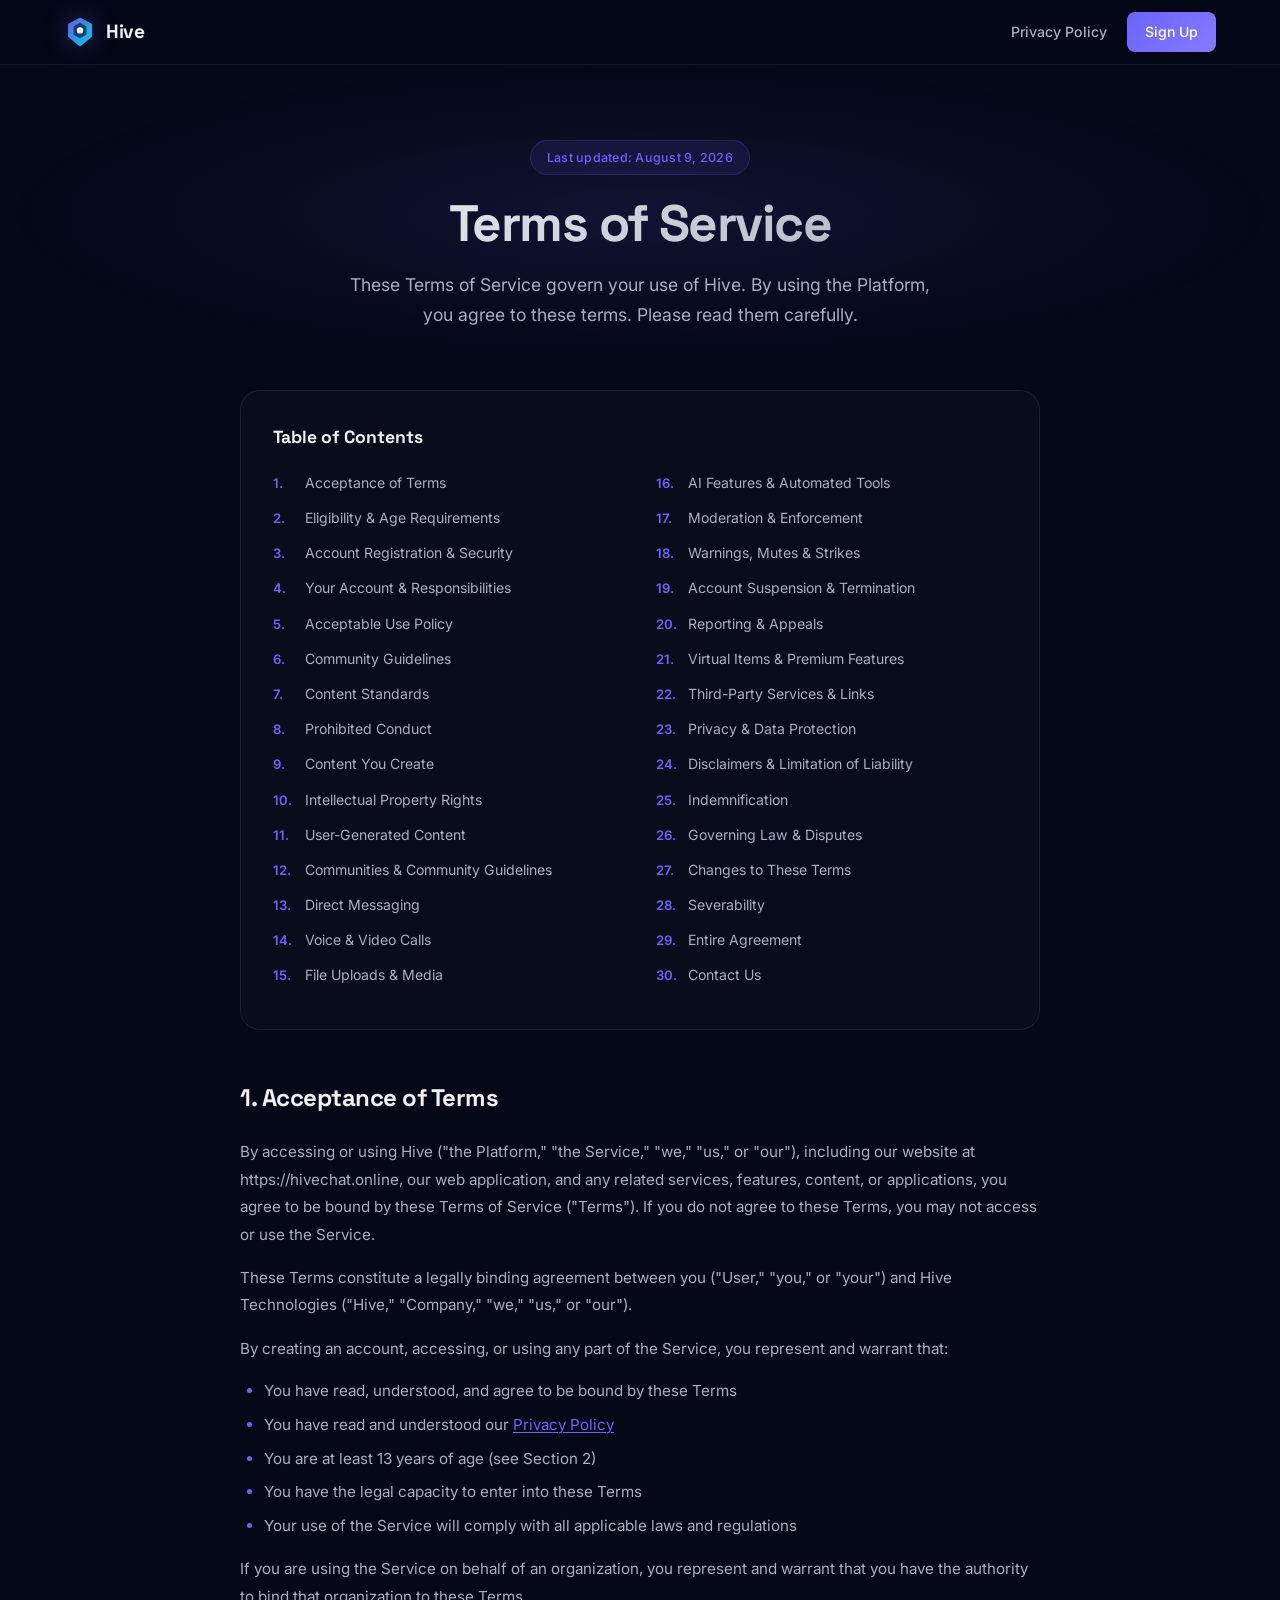
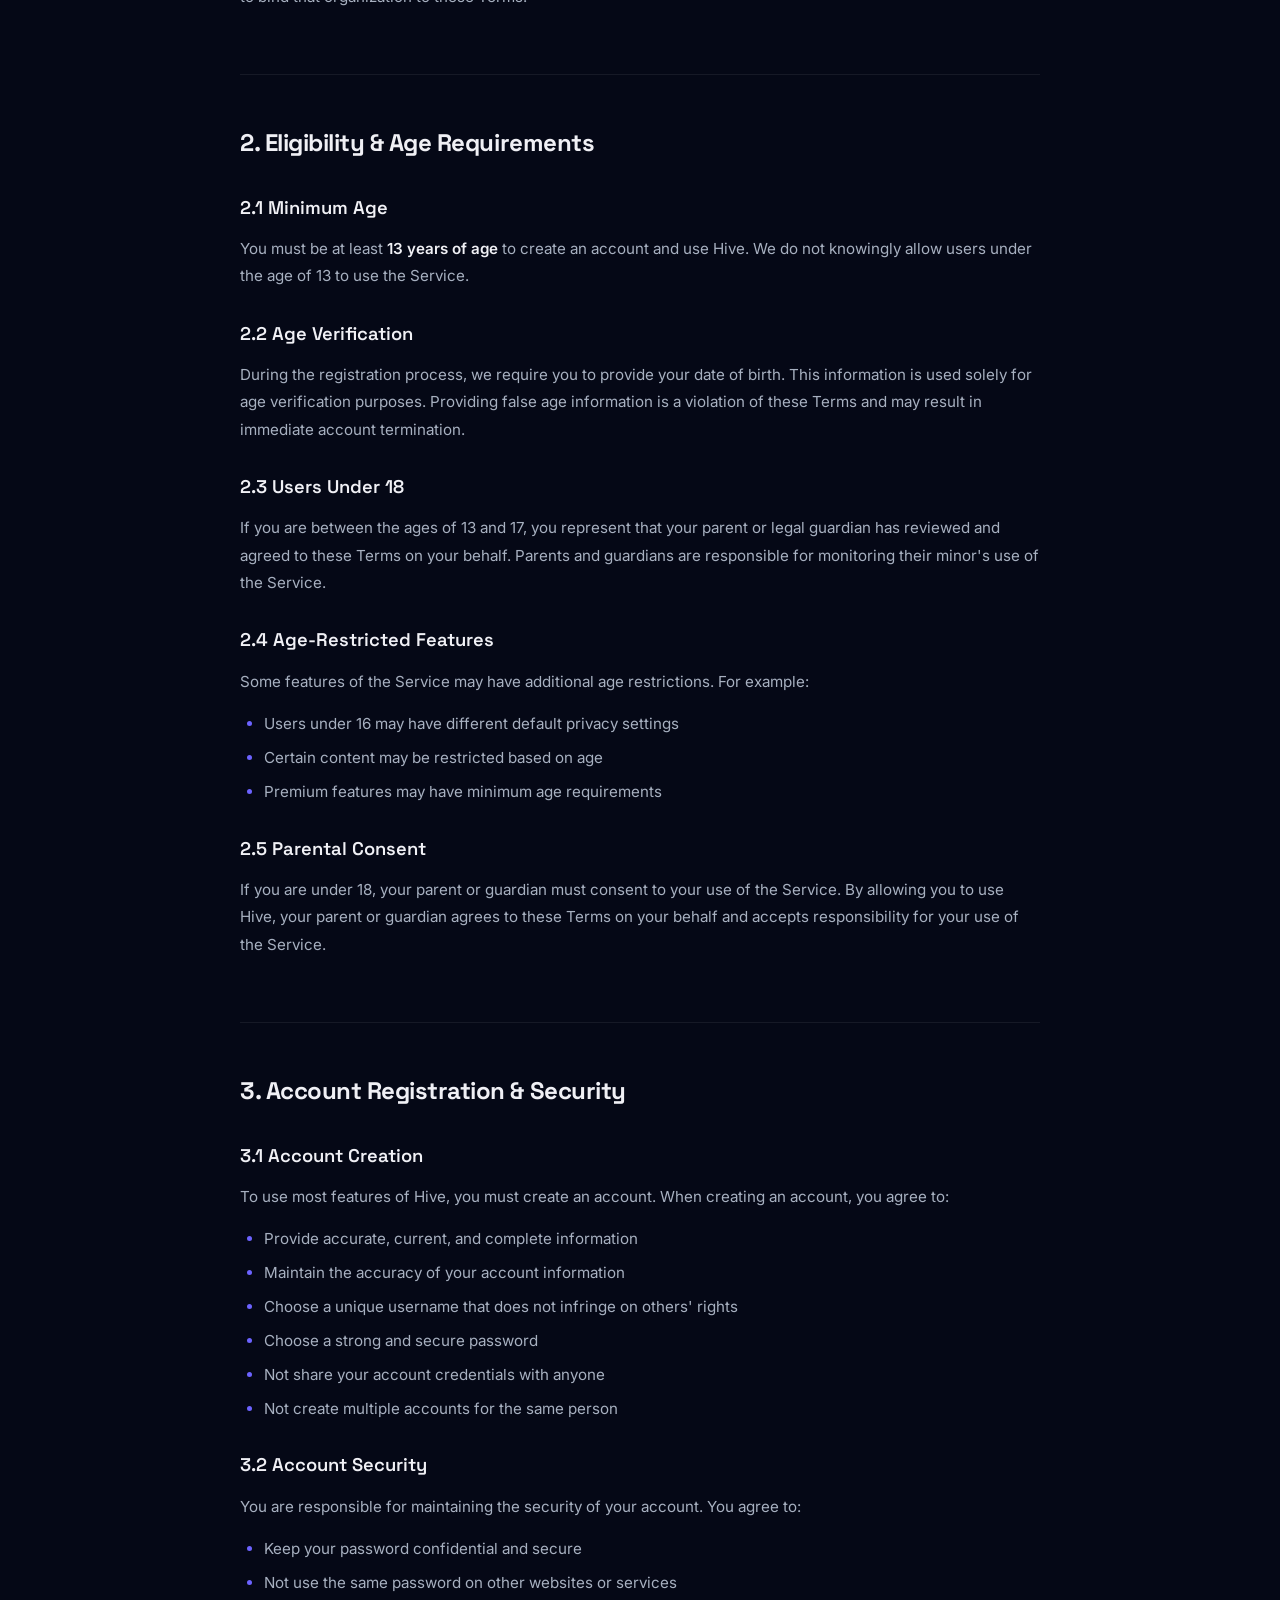
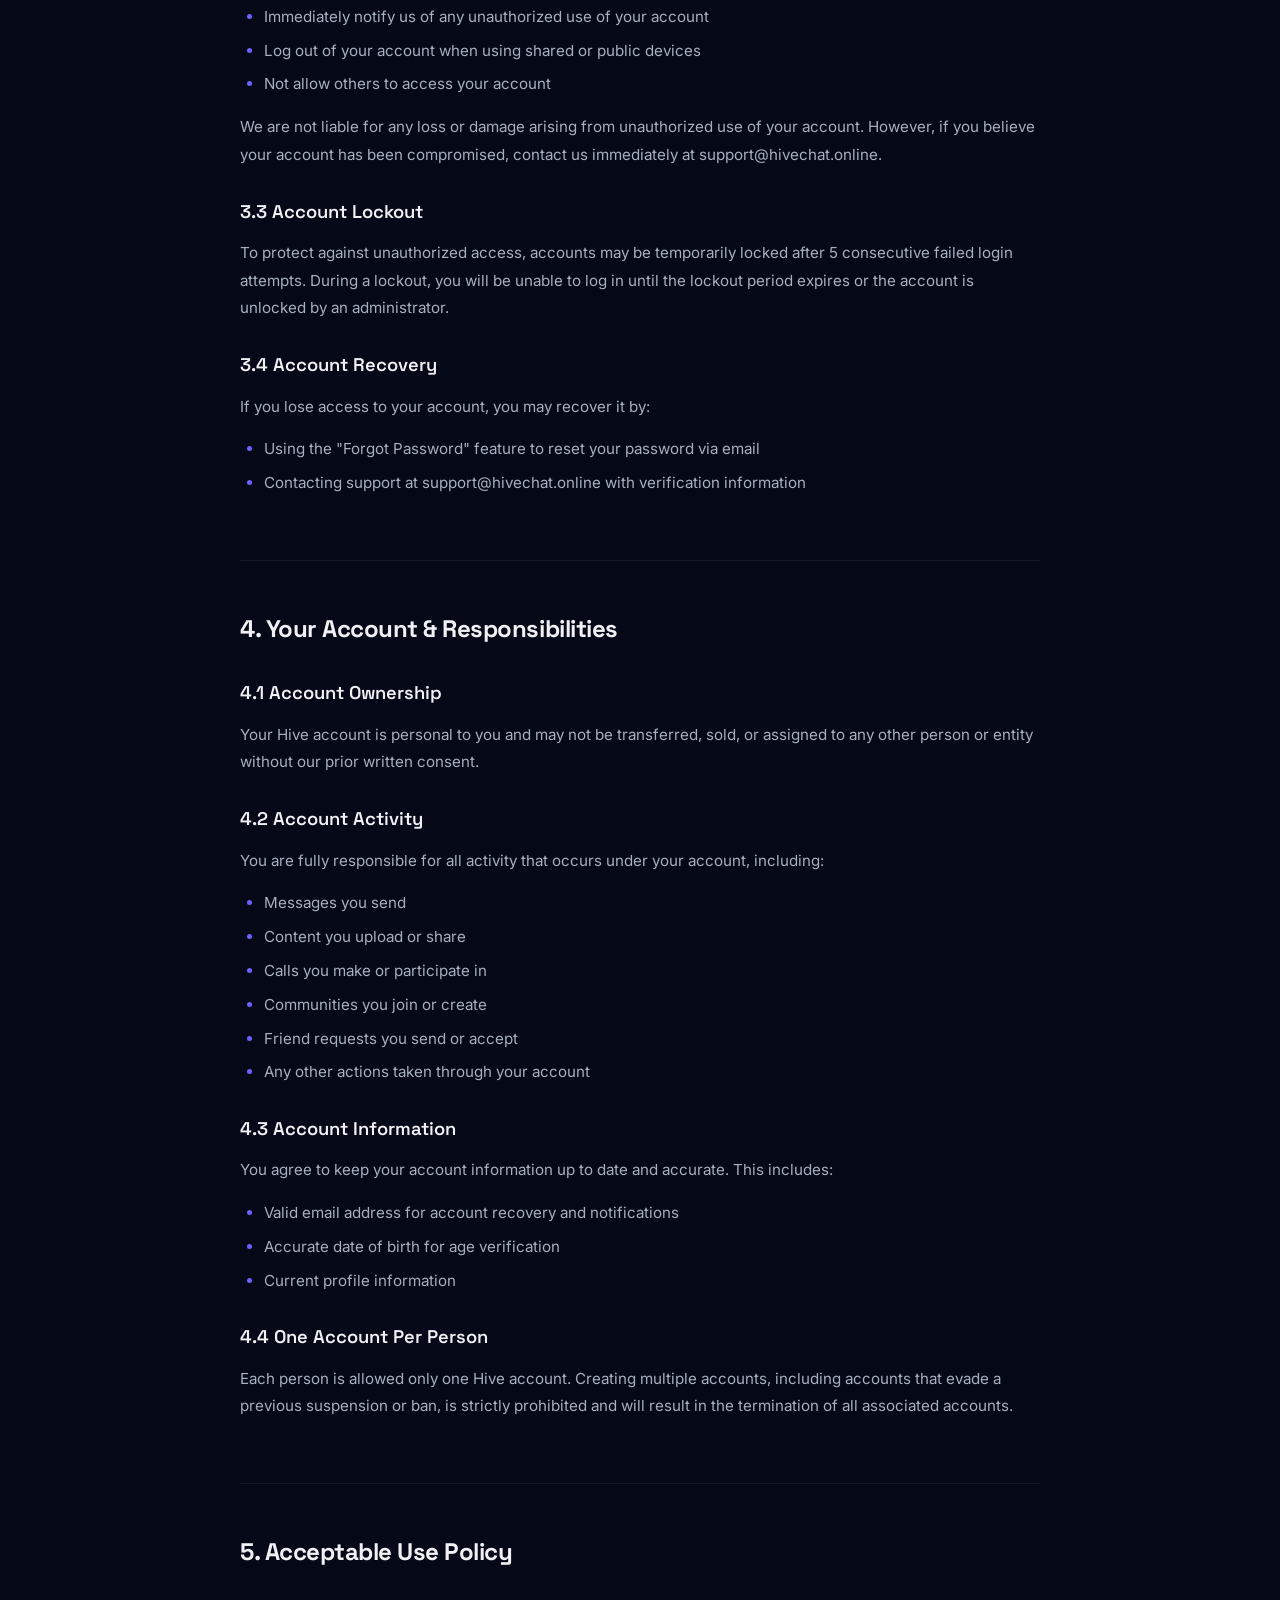
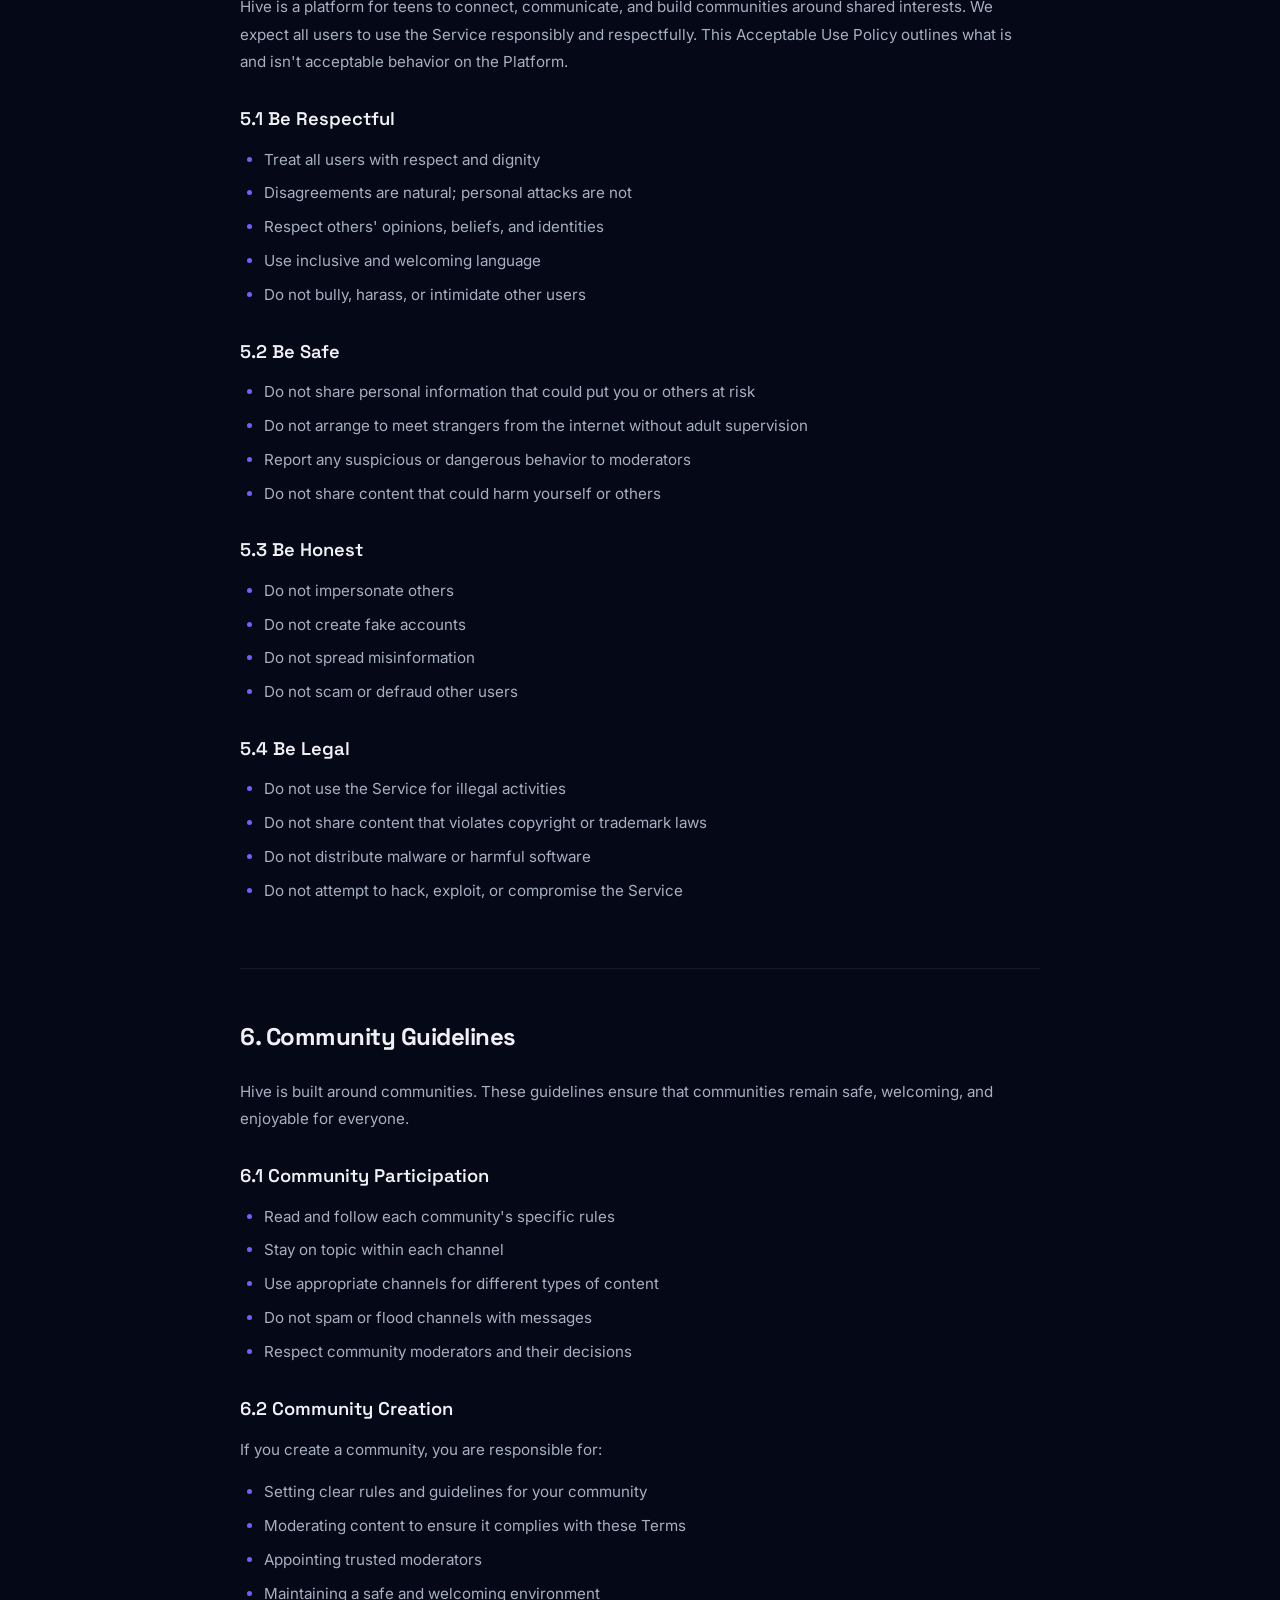
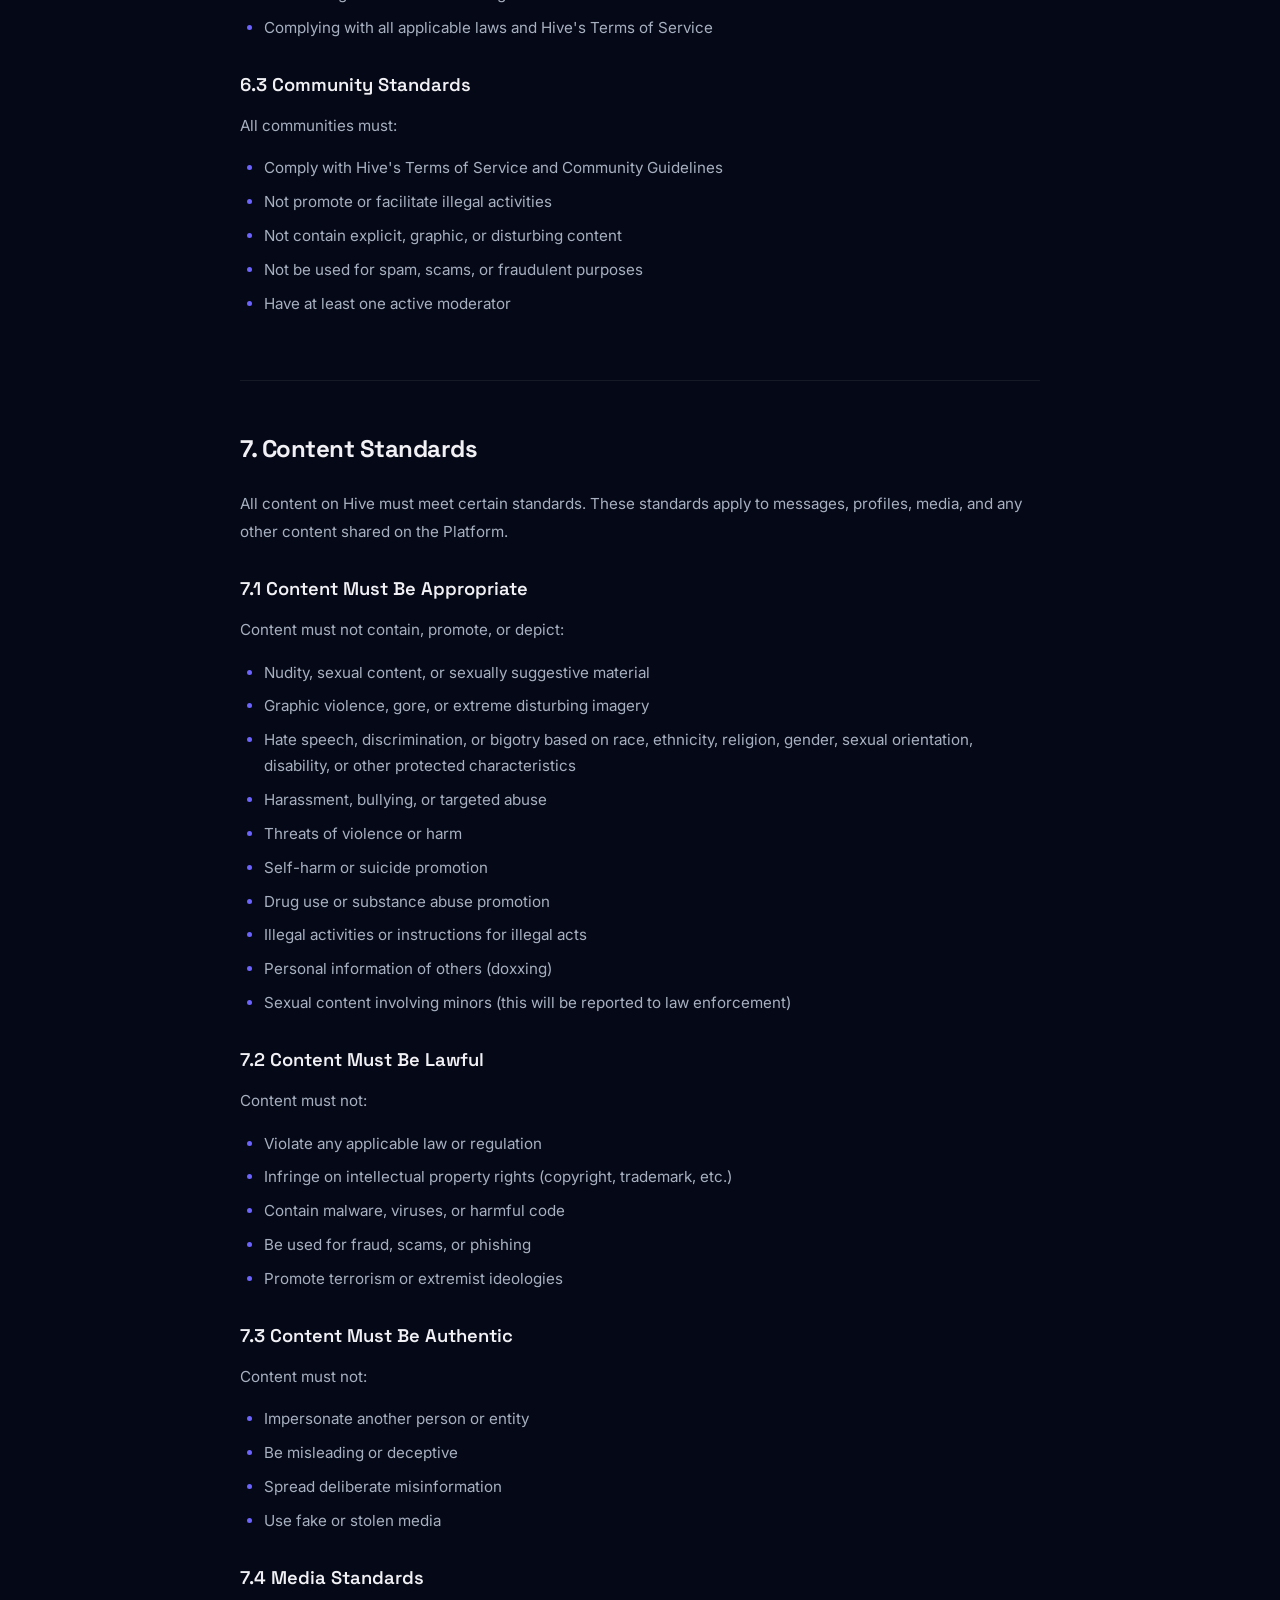
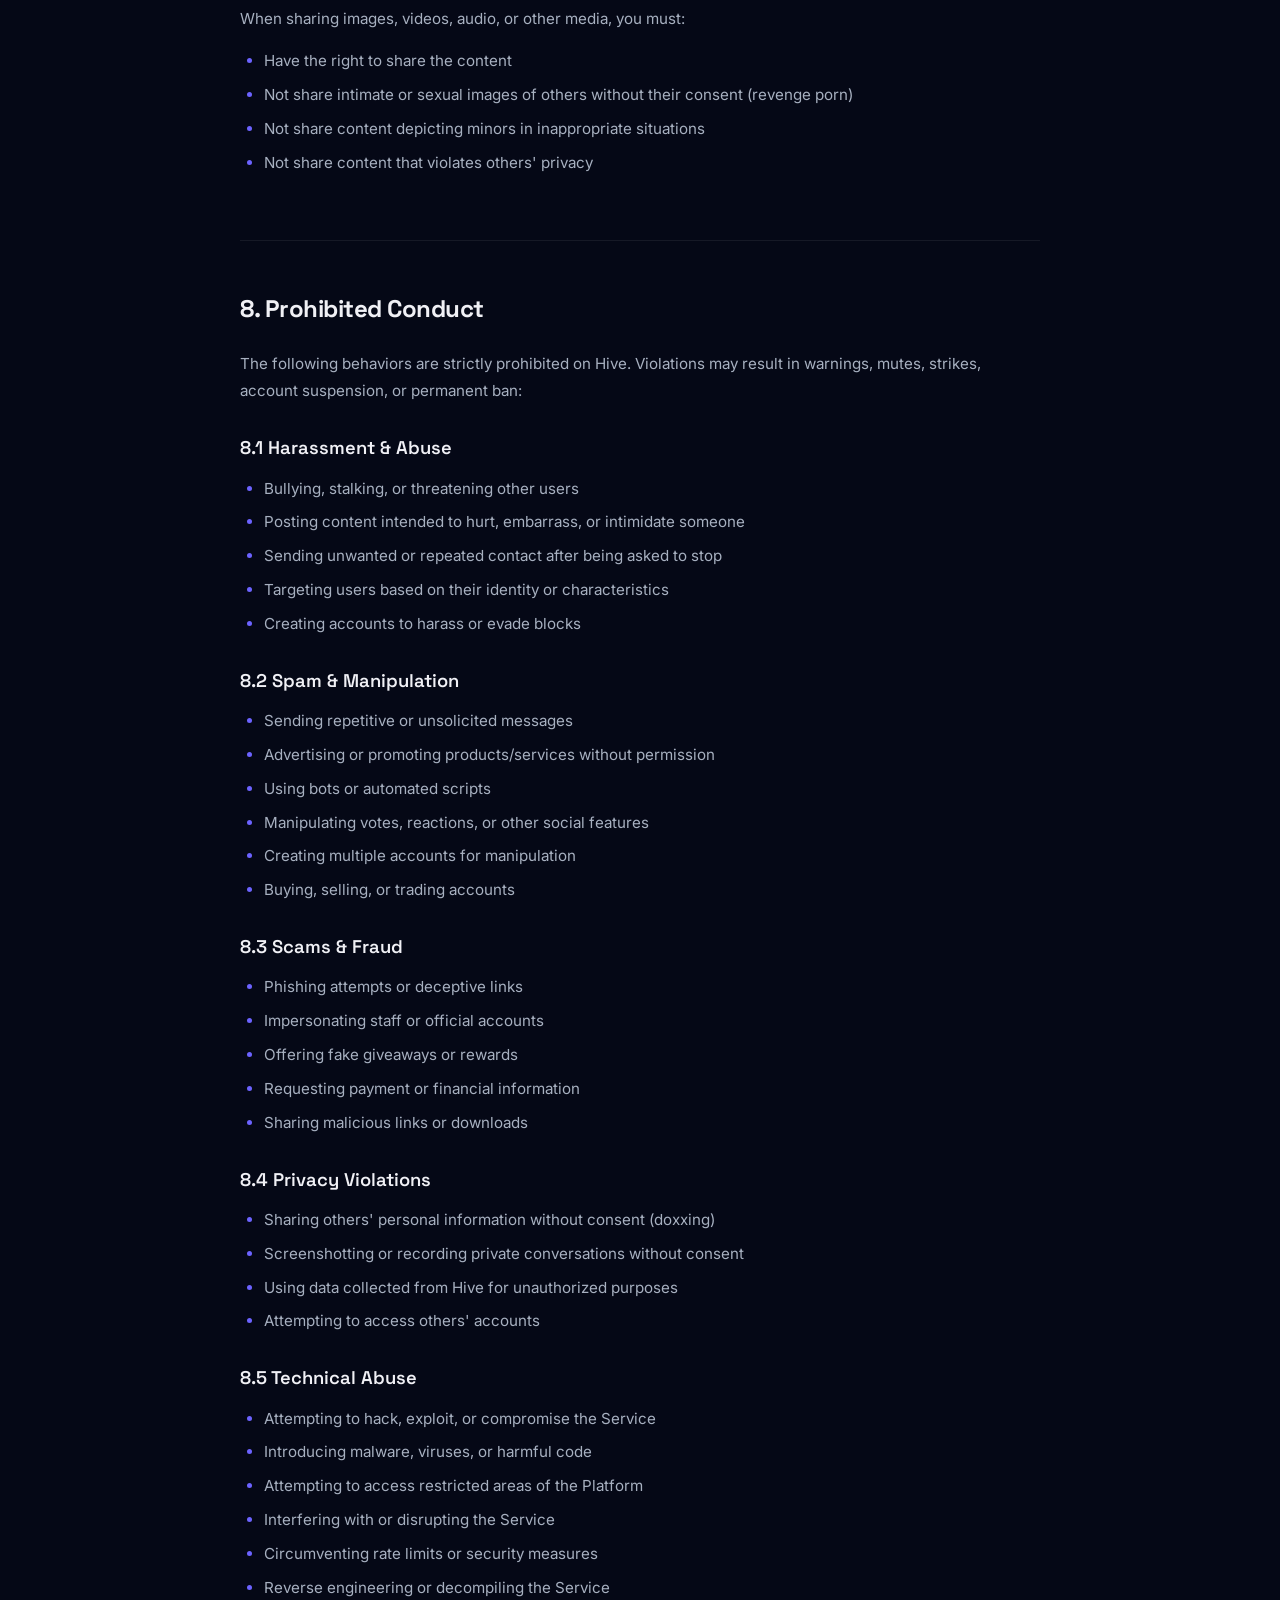
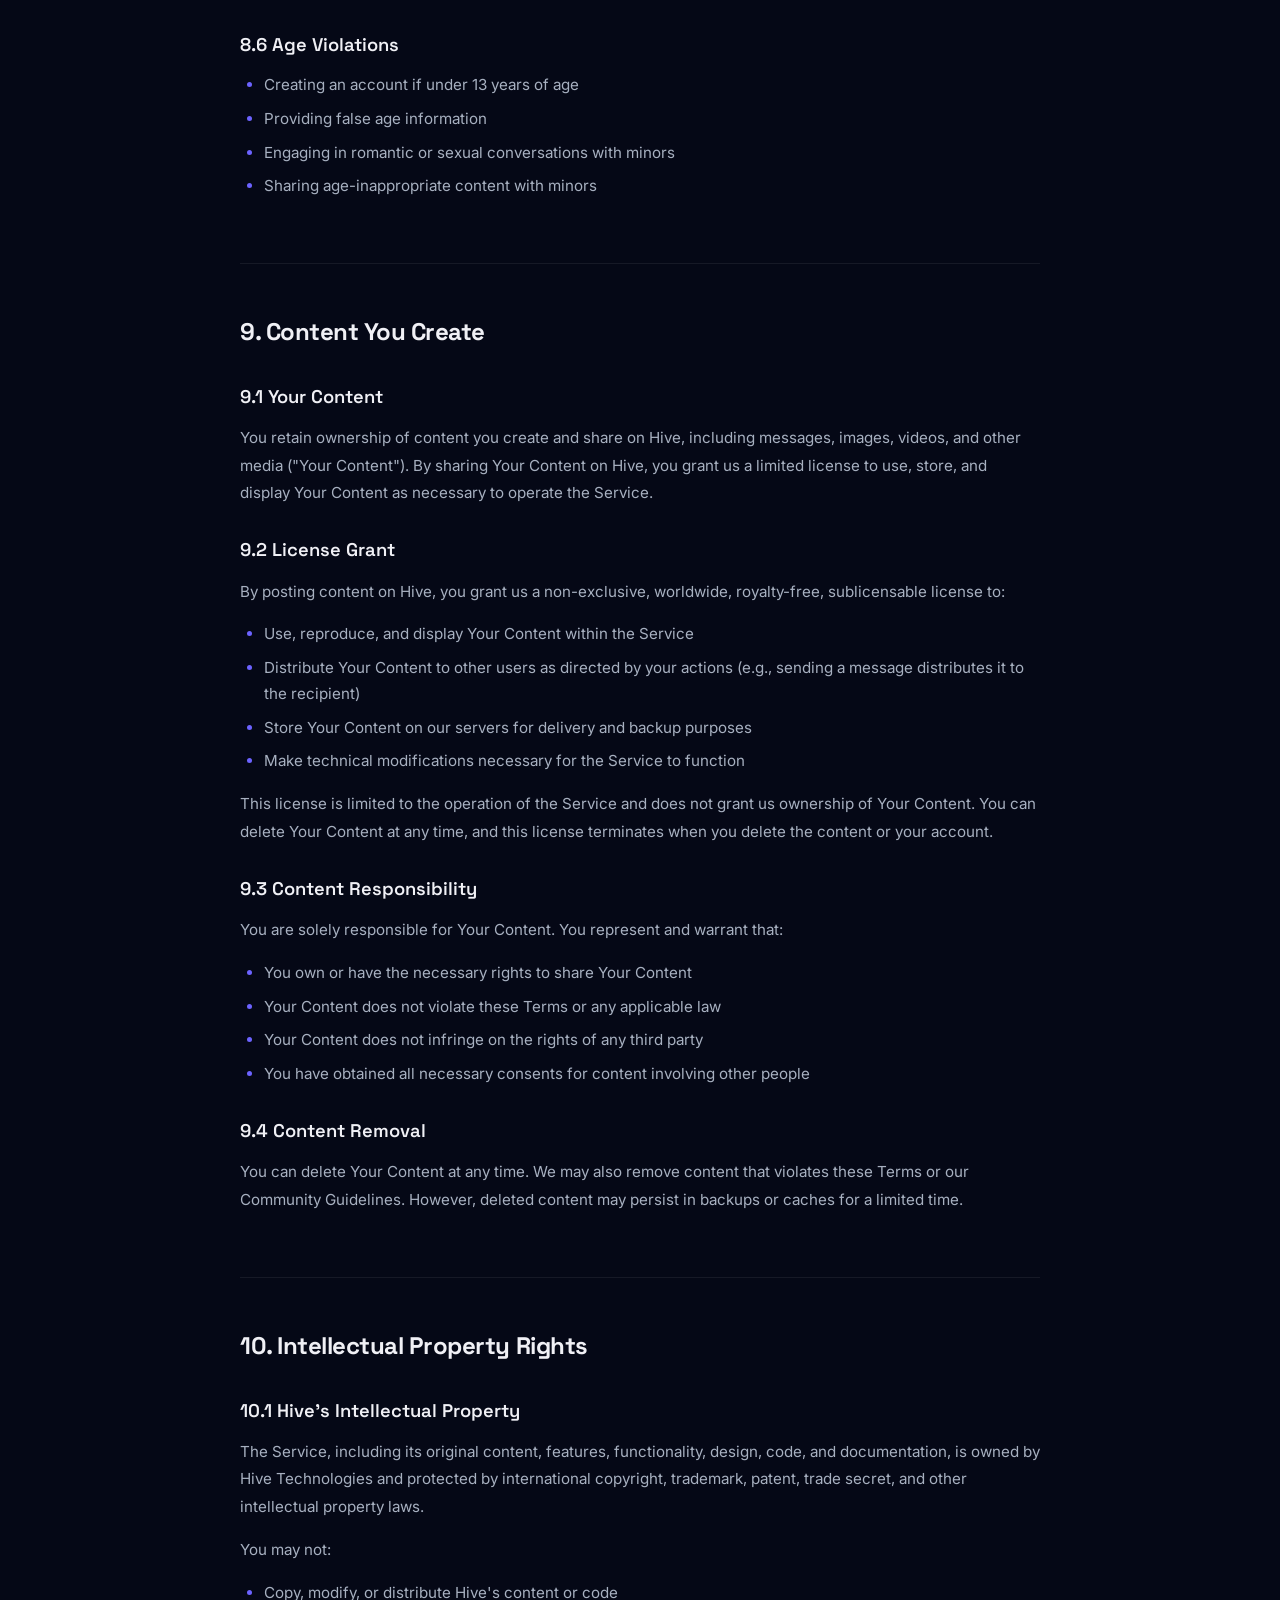
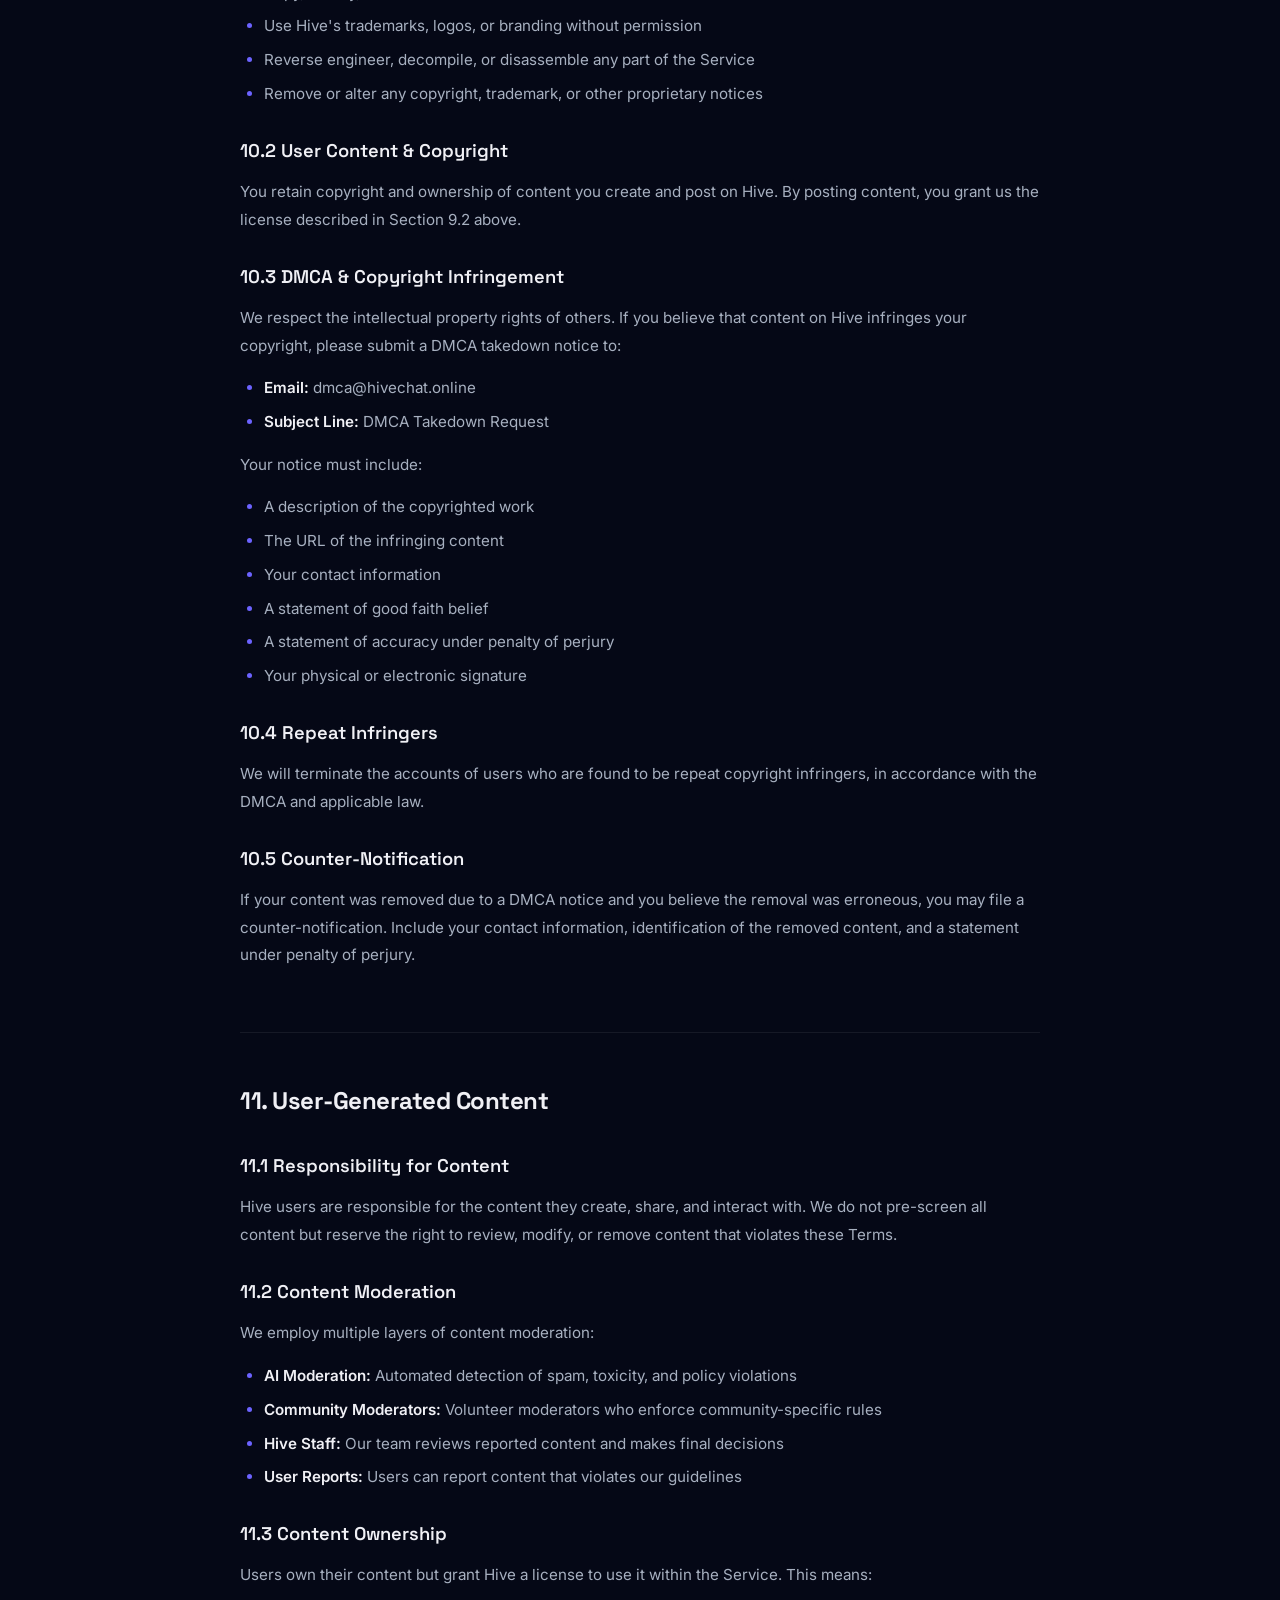
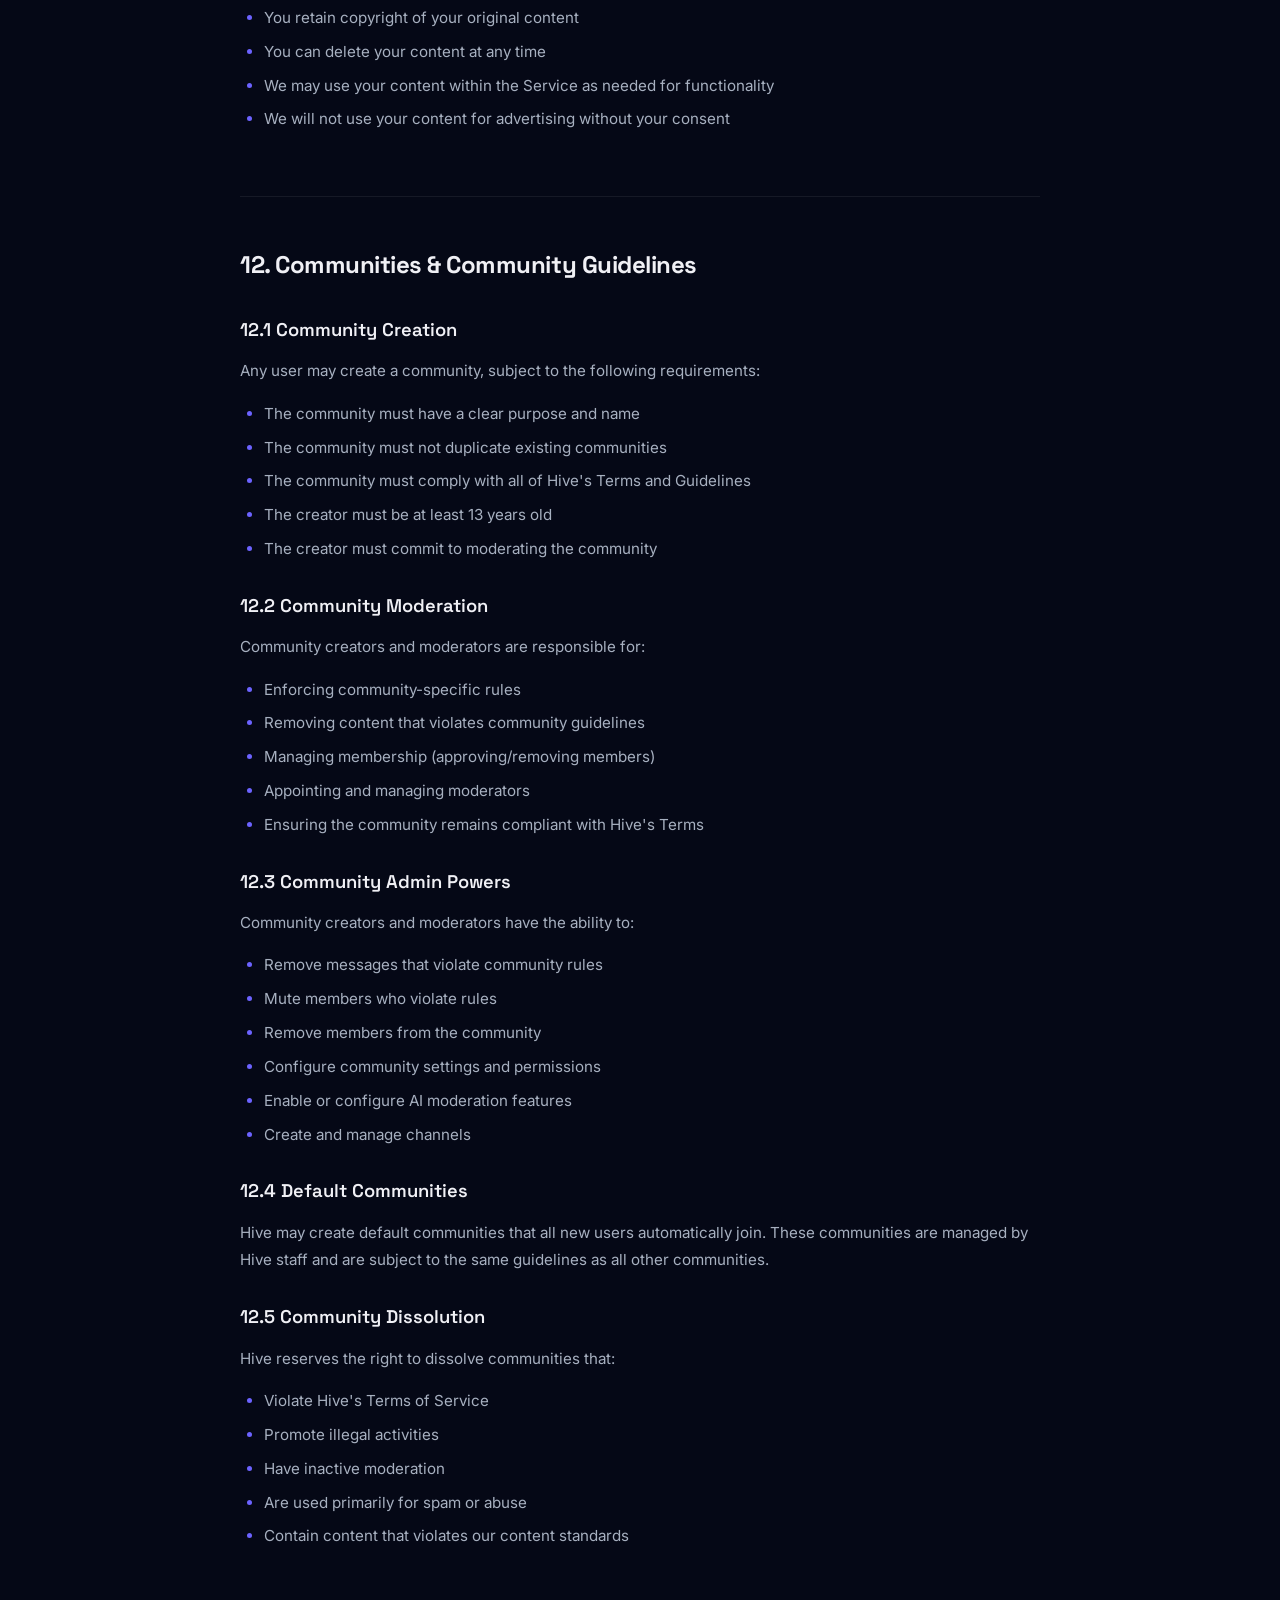
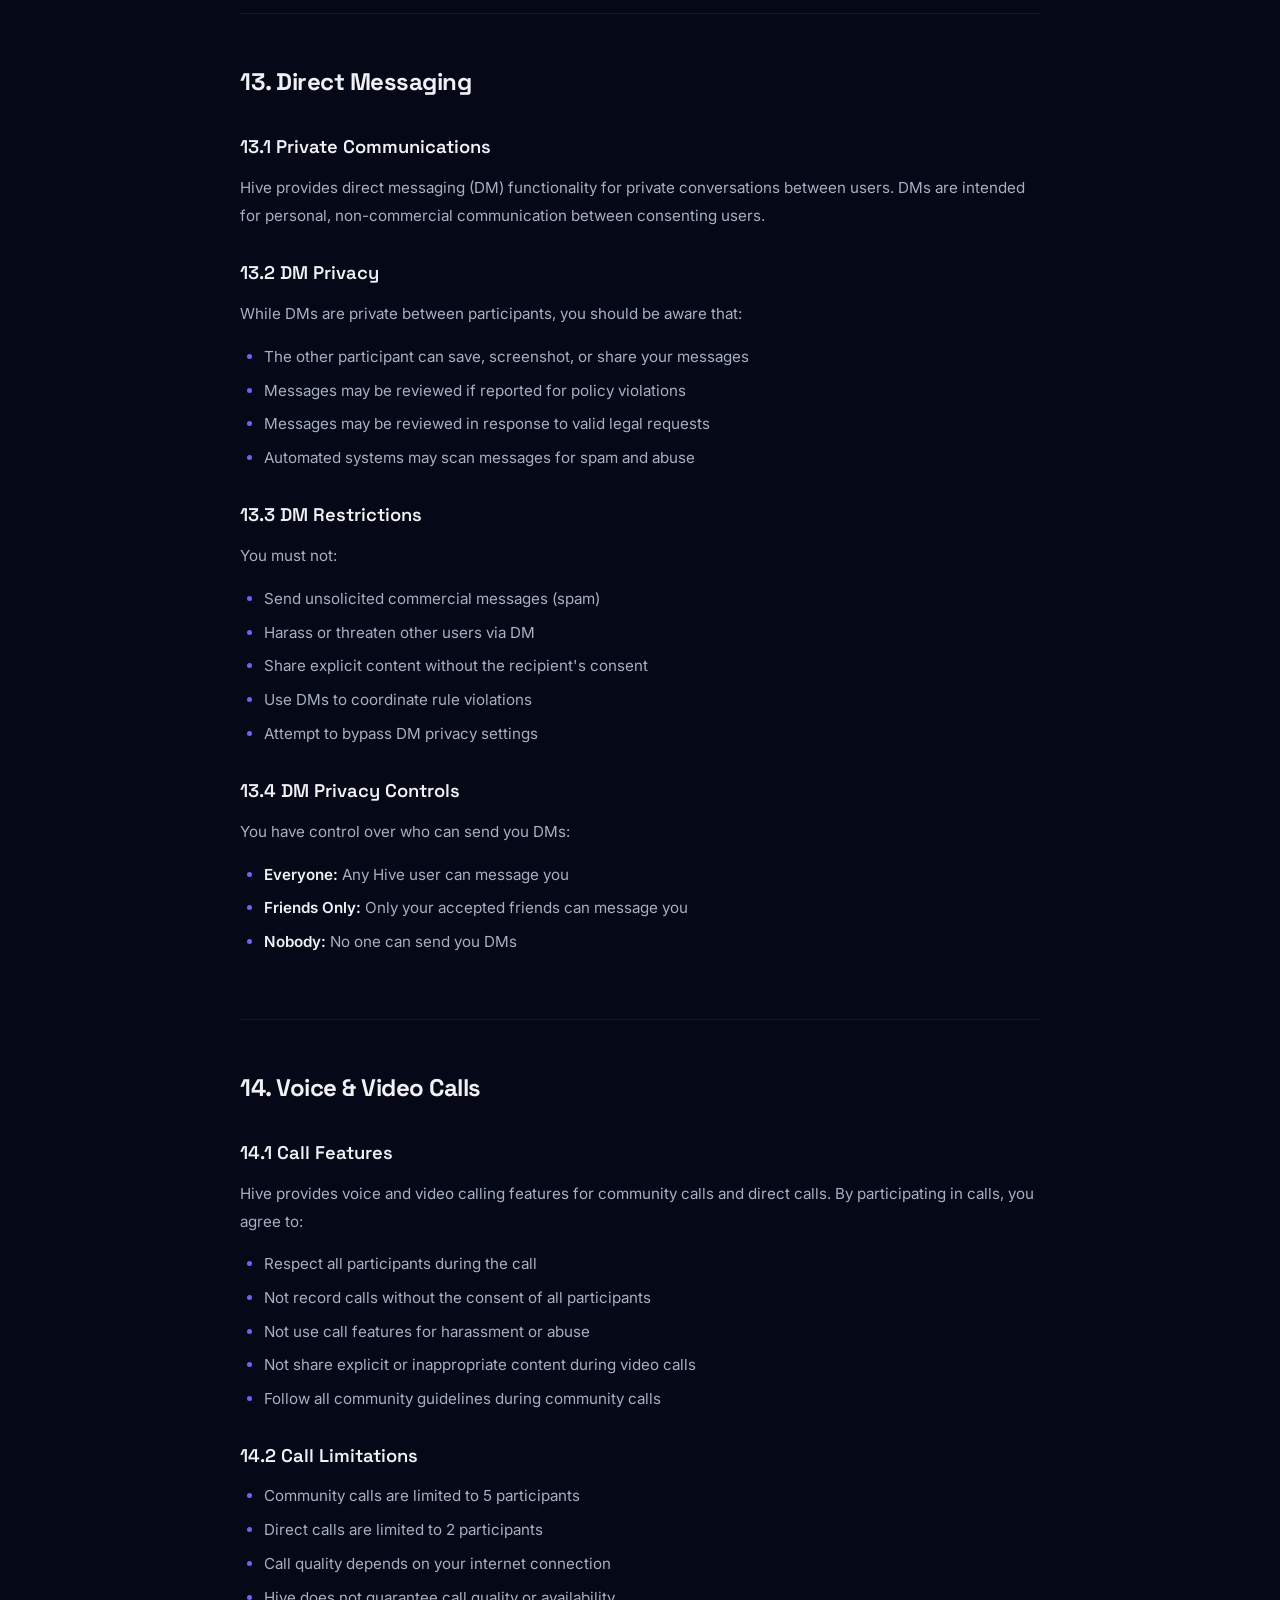
<file: terms/index.html>
<!DOCTYPE html>
<html lang="en">
<head>
    <meta charset="UTF-8">
    <meta name="viewport" content="width=device-width, initial-scale=1.0">
    <title>Terms of Service — Hive | Community Rules &amp; Guidelines</title>
    <meta name="description" content="Hive's Terms of Service. Read our community rules, user conduct guidelines, content policies, and the legal agreement governing your use of the Platform.">
    <meta name="keywords" content="hive terms of service, community guidelines, user agreement, teen app rules, hive community standards, acceptable use policy">
    <meta name="author" content="Hive Technologies">
    <meta name="robots" content="index, follow">
    <link rel="canonical" href="https://hivechat.online/terms/">
    <meta property="og:type" content="website">
    <meta property="og:url" content="https://hivechat.online/terms/">
    <meta property="og:title" content="Terms of Service — Hive">
    <meta property="og:description" content="Read our community rules, user conduct guidelines, and the legal agreement for using Hive.">
    <meta property="og:image" content="https://hivechat.online/assets/hiveicon.png">
    <meta property="og:site_name" content="Hive">
    <meta name="twitter:card" content="summary">
    <meta name="twitter:title" content="Terms of Service — Hive">
    <meta name="twitter:description" content="Read our community rules and the legal agreement for using Hive.">
    <meta name="twitter:image" content="https://hivechat.online/assets/hiveicon.png">
    <link rel="icon" type="image/png" href="/assets/hiveicon.png">
    <link rel="apple-touch-icon" href="/assets/hiveicon.png">
    <meta name="theme-color" content="#6C63FF">
    <link rel="preconnect" href="https://fonts.googleapis.com">
    <link rel="preconnect" href="https://fonts.gstatic.com" crossorigin>
    <link href="https://fonts.googleapis.com/css2?family=Inter:wght@300;400;500;600;700;800;900&family=Space+Grotesk:wght@400;500;600;700&display=swap" rel="stylesheet">
    <link rel="stylesheet" href="style.css">
</head>
<body>
    <canvas id="bg-canvas"></canvas>

    <div class="legal-page">
        <!-- Navigation -->
        <nav class="legal-nav">
            <div class="legal-nav-inner">
                <a href="../index.html" class="legal-logo">
                    <svg viewBox="0 0 40 40" width="32" height="32">
                        <defs><linearGradient id="lg" x1="0%" y1="0%" x2="100%" y2="100%"><stop offset="0%" stop-color="#6C63FF"/><stop offset="100%" stop-color="#00E5FF"/></linearGradient></defs>
                        <path d="M20 2 L35 10 L35 26 L20 38 L5 26 L5 10 Z" fill="url(#lg)" opacity="0.9"/>
                        <path d="M20 8 L28 13 L28 23 L20 28 L12 23 L12 13 Z" fill="#050816" opacity="0.6"/>
                        <circle cx="20" cy="18" r="4" fill="white" opacity="0.9"/>
                    </svg>
                    <span>Hive</span>
                </a>
                <div class="legal-nav-links">
                    <a href="privacy/">Privacy Policy</a>
                    <a href="../signup/" class="btn-nav-primary">Sign Up</a>
                </div>
            </div>
        </nav>

        <!-- Hero -->
        <header class="legal-hero">
            <div class="legal-hero-content">
                <div class="legal-badge">Last updated: August 9, 2026</div>
                <h1>Terms of Service</h1>
                <p class="legal-subtitle">These Terms of Service govern your use of Hive. By using the Platform, you agree to these terms. Please read them carefully.</p>
            </div>
        </header>

        <!-- Content -->
        <main class="legal-content">
            <div class="legal-container">

                <!-- Table of Contents -->
                <nav class="toc" id="toc">
                    <h3>Table of Contents</h3>
                    <ol>
                        <li><a href="#s1">Acceptance of Terms</a></li>
                        <li><a href="#s2">Eligibility &amp; Age Requirements</a></li>
                        <li><a href="#s3">Account Registration &amp; Security</a></li>
                        <li><a href="#s4">Your Account &amp; Responsibilities</a></li>
                        <li><a href="#s5">Acceptable Use Policy</a></li>
                        <li><a href="#s6">Community Guidelines</a></li>
                        <li><a href="#s7">Content Standards</a></li>
                        <li><a href="#s8">Prohibited Conduct</a></li>
                        <li><a href="#s9">Content You Create</a></li>
                        <li><a href="#s10">Intellectual Property Rights</a></li>
                        <li><a href="#s11">User-Generated Content</a></li>
                        <li><a href="#s12">Communities &amp; Community Guidelines</a></li>
                        <li><a href="#s13">Direct Messaging</a></li>
                        <li><a href="#s14">Voice &amp; Video Calls</a></li>
                        <li><a href="#s15">File Uploads &amp; Media</a></li>
                        <li><a href="#s16">AI Features &amp; Automated Tools</a></li>
                        <li><a href="#s17">Moderation &amp; Enforcement</a></li>
                        <li><a href="#s18">Warnings, Mutes &amp; Strikes</a></li>
                        <li><a href="#s19">Account Suspension &amp; Termination</a></li>
                        <li><a href="#s20">Reporting &amp; Appeals</a></li>
                        <li><a href="#s21">Virtual Items &amp; Premium Features</a></li>
                        <li><a href="#s22">Third-Party Services &amp; Links</a></li>
                        <li><a href="#s23">Privacy &amp; Data Protection</a></li>
                        <li><a href="#s24">Disclaimers &amp; Limitation of Liability</a></li>
                        <li><a href="#s25">Indemnification</a></li>
                        <li><a href="#s26">Governing Law &amp; Disputes</a></li>
                        <li><a href="#s27">Changes to These Terms</a></li>
                        <li><a href="#s28">Severability</a></li>
                        <li><a href="#s29">Entire Agreement</a></li>
                        <li><a href="#s30">Contact Us</a></li>
                    </ol>
                </nav>

                <!-- Section 1 -->
                <section id="s1">
                    <h2>1. Acceptance of Terms</h2>
                    <p>By accessing or using Hive ("the Platform," "the Service," "we," "us," or "our"), including our website at https://hivechat.online, our web application, and any related services, features, content, or applications, you agree to be bound by these Terms of Service ("Terms"). If you do not agree to these Terms, you may not access or use the Service.</p>

                    <p>These Terms constitute a legally binding agreement between you ("User," "you," or "your") and Hive Technologies ("Hive," "Company," "we," "us," or "our").</p>

                    <p>By creating an account, accessing, or using any part of the Service, you represent and warrant that:</p>
                    <ul>
                        <li>You have read, understood, and agree to be bound by these Terms</li>
                        <li>You have read and understood our <a href="privacy/">Privacy Policy</a></li>
                        <li>You are at least 13 years of age (see Section 2)</li>
                        <li>You have the legal capacity to enter into these Terms</li>
                        <li>Your use of the Service will comply with all applicable laws and regulations</li>
                    </ul>

                    <p>If you are using the Service on behalf of an organization, you represent and warrant that you have the authority to bind that organization to these Terms.</p>
                </section>

                <!-- Section 2 -->
                <section id="s2">
                    <h2>2. Eligibility &amp; Age Requirements</h2>

                    <h3>2.1 Minimum Age</h3>
                    <p>You must be at least <strong>13 years of age</strong> to create an account and use Hive. We do not knowingly allow users under the age of 13 to use the Service.</p>

                    <h3>2.2 Age Verification</h3>
                    <p>During the registration process, we require you to provide your date of birth. This information is used solely for age verification purposes. Providing false age information is a violation of these Terms and may result in immediate account termination.</p>

                    <h3>2.3 Users Under 18</h3>
                    <p>If you are between the ages of 13 and 17, you represent that your parent or legal guardian has reviewed and agreed to these Terms on your behalf. Parents and guardians are responsible for monitoring their minor's use of the Service.</p>

                    <h3>2.4 Age-Restricted Features</h3>
                    <p>Some features of the Service may have additional age restrictions. For example:</p>
                    <ul>
                        <li>Users under 16 may have different default privacy settings</li>
                        <li> Certain content may be restricted based on age</li>
                        <li>Premium features may have minimum age requirements</li>
                    </ul>

                    <h3>2.5 Parental Consent</h3>
                    <p>If you are under 18, your parent or guardian must consent to your use of the Service. By allowing you to use Hive, your parent or guardian agrees to these Terms on your behalf and accepts responsibility for your use of the Service.</p>
                </section>

                <!-- Section 3 -->
                <section id="s3">
                    <h2>3. Account Registration &amp; Security</h2>

                    <h3>3.1 Account Creation</h3>
                    <p>To use most features of Hive, you must create an account. When creating an account, you agree to:</p>
                    <ul>
                        <li>Provide accurate, current, and complete information</li>
                        <li>Maintain the accuracy of your account information</li>
                        <li>Choose a unique username that does not infringe on others' rights</li>
                        <li>Choose a strong and secure password</li>
                        <li>Not share your account credentials with anyone</li>
                        <li>Not create multiple accounts for the same person</li>
                    </ul>

                    <h3>3.2 Account Security</h3>
                    <p>You are responsible for maintaining the security of your account. You agree to:</p>
                    <ul>
                        <li>Keep your password confidential and secure</li>
                        <li>Not use the same password on other websites or services</li>
                        <li>Immediately notify us of any unauthorized use of your account</li>
                        <li>Log out of your account when using shared or public devices</li>
                        <li>Not allow others to access your account</li>
                    </ul>
                    <p>We are not liable for any loss or damage arising from unauthorized use of your account. However, if you believe your account has been compromised, contact us immediately at support@hivechat.online.</p>

                    <h3>3.3 Account Lockout</h3>
                    <p>To protect against unauthorized access, accounts may be temporarily locked after 5 consecutive failed login attempts. During a lockout, you will be unable to log in until the lockout period expires or the account is unlocked by an administrator.</p>

                    <h3>3.4 Account Recovery</h3>
                    <p>If you lose access to your account, you may recover it by:</p>
                    <ul>
                        <li>Using the "Forgot Password" feature to reset your password via email</li>
                        <li>Contacting support at support@hivechat.online with verification information</li>
                    </ul>
                </section>

                <!-- Section 4 -->
                <section id="s4">
                    <h2>4. Your Account &amp; Responsibilities</h2>

                    <h3>4.1 Account Ownership</h3>
                    <p>Your Hive account is personal to you and may not be transferred, sold, or assigned to any other person or entity without our prior written consent.</p>

                    <h3>4.2 Account Activity</h3>
                    <p>You are fully responsible for all activity that occurs under your account, including:</p>
                    <ul>
                        <li>Messages you send</li>
                        <li>Content you upload or share</li>
                        <li>Calls you make or participate in</li>
                        <li>Communities you join or create</li>
                        <li>Friend requests you send or accept</li>
                        <li>Any other actions taken through your account</li>
                    </ul>

                    <h3>4.3 Account Information</h3>
                    <p>You agree to keep your account information up to date and accurate. This includes:</p>
                    <ul>
                        <li>Valid email address for account recovery and notifications</li>
                        <li>Accurate date of birth for age verification</li>
                        <li>Current profile information</li>
                    </ul>

                    <h3>4.4 One Account Per Person</h3>
                    <p>Each person is allowed only one Hive account. Creating multiple accounts, including accounts that evade a previous suspension or ban, is strictly prohibited and will result in the termination of all associated accounts.</p>
                </section>

                <!-- Section 5 -->
                <section id="s5">
                    <h2>5. Acceptable Use Policy</h2>
                    <p>Hive is a platform for teens to connect, communicate, and build communities around shared interests. We expect all users to use the Service responsibly and respectfully. This Acceptable Use Policy outlines what is and isn't acceptable behavior on the Platform.</p>

                    <h3>5.1 Be Respectful</h3>
                    <ul>
                        <li>Treat all users with respect and dignity</li>
                        <li>Disagreements are natural; personal attacks are not</li>
                        <li>Respect others' opinions, beliefs, and identities</li>
                        <li>Use inclusive and welcoming language</li>
                        <li>Do not bully, harass, or intimidate other users</li>
                    </ul>

                    <h3>5.2 Be Safe</h3>
                    <ul>
                        <li>Do not share personal information that could put you or others at risk</li>
                        <li>Do not arrange to meet strangers from the internet without adult supervision</li>
                        <li>Report any suspicious or dangerous behavior to moderators</li>
                        <li>Do not share content that could harm yourself or others</li>
                    </ul>

                    <h3>5.3 Be Honest</h3>
                    <ul>
                        <li>Do not impersonate others</li>
                        <li>Do not create fake accounts</li>
                        <li>Do not spread misinformation</li>
                        <li>Do not scam or defraud other users</li>
                    </ul>

                    <h3>5.4 Be Legal</h3>
                    <ul>
                        <li>Do not use the Service for illegal activities</li>
                        <li>Do not share content that violates copyright or trademark laws</li>
                        <li>Do not distribute malware or harmful software</li>
                        <li>Do not attempt to hack, exploit, or compromise the Service</li>
                    </ul>
                </section>

                <!-- Section 6 -->
                <section id="s6">
                    <h2>6. Community Guidelines</h2>
                    <p>Hive is built around communities. These guidelines ensure that communities remain safe, welcoming, and enjoyable for everyone.</p>

                    <h3>6.1 Community Participation</h3>
                    <ul>
                        <li>Read and follow each community's specific rules</li>
                        <li>Stay on topic within each channel</li>
                        <li>Use appropriate channels for different types of content</li>
                        <li>Do not spam or flood channels with messages</li>
                        <li>Respect community moderators and their decisions</li>
                    </ul>

                    <h3>6.2 Community Creation</h3>
                    <p>If you create a community, you are responsible for:</p>
                    <ul>
                        <li>Setting clear rules and guidelines for your community</li>
                        <li>Moderating content to ensure it complies with these Terms</li>
                        <li>Appointing trusted moderators</li>
                        <li>Maintaining a safe and welcoming environment</li>
                        <li>Complying with all applicable laws and Hive's Terms of Service</li>
                    </ul>

                    <h3>6.3 Community Standards</h3>
                    <p>All communities must:</p>
                    <ul>
                        <li>Comply with Hive's Terms of Service and Community Guidelines</li>
                        <li>Not promote or facilitate illegal activities</li>
                        <li>Not contain explicit, graphic, or disturbing content</li>
                        <li>Not be used for spam, scams, or fraudulent purposes</li>
                        <li>Have at least one active moderator</li>
                    </ul>
                </section>

                <!-- Section 7 -->
                <section id="s7">
                    <h2>7. Content Standards</h2>
                    <p>All content on Hive must meet certain standards. These standards apply to messages, profiles, media, and any other content shared on the Platform.</p>

                    <h3>7.1 Content Must Be Appropriate</h3>
                    <p>Content must not contain, promote, or depict:</p>
                    <ul>
                        <li>Nudity, sexual content, or sexually suggestive material</li>
                        <li>Graphic violence, gore, or extreme disturbing imagery</li>
                        <li>Hate speech, discrimination, or bigotry based on race, ethnicity, religion, gender, sexual orientation, disability, or other protected characteristics</li>
                        <li>Harassment, bullying, or targeted abuse</li>
                        <li>Threats of violence or harm</li>
                        <li>Self-harm or suicide promotion</li>
                        <li>Drug use or substance abuse promotion</li>
                        <li>Illegal activities or instructions for illegal acts</li>
                        <li>Personal information of others (doxxing)</li>
                        <li>Sexual content involving minors (this will be reported to law enforcement)</li>
                    </ul>

                    <h3>7.2 Content Must Be Lawful</h3>
                    <p>Content must not:</p>
                    <ul>
                        <li>Violate any applicable law or regulation</li>
                        <li>Infringe on intellectual property rights (copyright, trademark, etc.)</li>
                        <li>Contain malware, viruses, or harmful code</li>
                        <li>Be used for fraud, scams, or phishing</li>
                        <li>Promote terrorism or extremist ideologies</li>
                    </ul>

                    <h3>7.3 Content Must Be Authentic</h3>
                    <p>Content must not:</p>
                    <ul>
                        <li>Impersonate another person or entity</li>
                        <li>Be misleading or deceptive</li>
                        <li>Spread deliberate misinformation</li>
                        <li>Use fake or stolen media</li>
                    </ul>

                    <h3>7.4 Media Standards</h3>
                    <p>When sharing images, videos, audio, or other media, you must:</p>
                    <ul>
                        <li>Have the right to share the content</li>
                        <li>Not share intimate or sexual images of others without their consent (revenge porn)</li>
                        <li>Not share content depicting minors in inappropriate situations</li>
                        <li>Not share content that violates others' privacy</li>
                    </ul>
                </section>

                <!-- Section 8 -->
                <section id="s8">
                    <h2>8. Prohibited Conduct</h2>
                    <p>The following behaviors are strictly prohibited on Hive. Violations may result in warnings, mutes, strikes, account suspension, or permanent ban:</p>

                    <h3>8.1 Harassment &amp; Abuse</h3>
                    <ul>
                        <li>Bullying, stalking, or threatening other users</li>
                        <li>Posting content intended to hurt, embarrass, or intimidate someone</li>
                        <li>Sending unwanted or repeated contact after being asked to stop</li>
                        <li>Targeting users based on their identity or characteristics</li>
                        <li>Creating accounts to harass or evade blocks</li>
                    </ul>

                    <h3>8.2 Spam &amp; Manipulation</h3>
                    <ul>
                        <li>Sending repetitive or unsolicited messages</li>
                        <li>Advertising or promoting products/services without permission</li>
                        <li>Using bots or automated scripts</li>
                        <li>Manipulating votes, reactions, or other social features</li>
                        <li>Creating multiple accounts for manipulation</li>
                        <li>Buying, selling, or trading accounts</li>
                    </ul>

                    <h3>8.3 Scams &amp; Fraud</h3>
                    <ul>
                        <li>Phishing attempts or deceptive links</li>
                        <li>Impersonating staff or official accounts</li>
                        <li>Offering fake giveaways or rewards</li>
                        <li>Requesting payment or financial information</li>
                        <li>Sharing malicious links or downloads</li>
                    </ul>

                    <h3>8.4 Privacy Violations</h3>
                    <ul>
                        <li>Sharing others' personal information without consent (doxxing)</li>
                        <li>Screenshotting or recording private conversations without consent</li>
                        <li>Using data collected from Hive for unauthorized purposes</li>
                        <li>Attempting to access others' accounts</li>
                    </ul>

                    <h3>8.5 Technical Abuse</h3>
                    <ul>
                        <li>Attempting to hack, exploit, or compromise the Service</li>
                        <li>Introducing malware, viruses, or harmful code</li>
                        <li>Attempting to access restricted areas of the Platform</li>
                        <li>Interfering with or disrupting the Service</li>
                        <li>Circumventing rate limits or security measures</li>
                        <li>Reverse engineering or decompiling the Service</li>
                    </ul>

                    <h3>8.6 Age Violations</h3>
                    <ul>
                        <li>Creating an account if under 13 years of age</li>
                        <li>Providing false age information</li>
                        <li>Engaging in romantic or sexual conversations with minors</li>
                        <li>Sharing age-inappropriate content with minors</li>
                    </ul>
                </section>

                <!-- Section 9 -->
                <section id="s9">
                    <h2>9. Content You Create</h2>

                    <h3>9.1 Your Content</h3>
                    <p>You retain ownership of content you create and share on Hive, including messages, images, videos, and other media ("Your Content"). By sharing Your Content on Hive, you grant us a limited license to use, store, and display Your Content as necessary to operate the Service.</p>

                    <h3>9.2 License Grant</h3>
                    <p>By posting content on Hive, you grant us a non-exclusive, worldwide, royalty-free, sublicensable license to:</p>
                    <ul>
                        <li>Use, reproduce, and display Your Content within the Service</li>
                        <li>Distribute Your Content to other users as directed by your actions (e.g., sending a message distributes it to the recipient)</li>
                        <li>Store Your Content on our servers for delivery and backup purposes</li>
                        <li>Make technical modifications necessary for the Service to function</li>
                    </ul>
                    <p>This license is limited to the operation of the Service and does not grant us ownership of Your Content. You can delete Your Content at any time, and this license terminates when you delete the content or your account.</p>

                    <h3>9.3 Content Responsibility</h3>
                    <p>You are solely responsible for Your Content. You represent and warrant that:</p>
                    <ul>
                        <li>You own or have the necessary rights to share Your Content</li>
                        <li>Your Content does not violate these Terms or any applicable law</li>
                        <li>Your Content does not infringe on the rights of any third party</li>
                        <li>You have obtained all necessary consents for content involving other people</li>
                    </ul>

                    <h3>9.4 Content Removal</h3>
                    <p>You can delete Your Content at any time. We may also remove content that violates these Terms or our Community Guidelines. However, deleted content may persist in backups or caches for a limited time.</p>
                </section>

                <!-- Section 10 -->
                <section id="s10">
                    <h2>10. Intellectual Property Rights</h2>

                    <h3>10.1 Hive's Intellectual Property</h3>
                    <p>The Service, including its original content, features, functionality, design, code, and documentation, is owned by Hive Technologies and protected by international copyright, trademark, patent, trade secret, and other intellectual property laws.</p>
                    <p>You may not:</p>
                    <ul>
                        <li>Copy, modify, or distribute Hive's content or code</li>
                        <li>Use Hive's trademarks, logos, or branding without permission</li>
                        <li>Reverse engineer, decompile, or disassemble any part of the Service</li>
                        <li>Remove or alter any copyright, trademark, or other proprietary notices</li>
                    </ul>

                    <h3>10.2 User Content &amp; Copyright</h3>
                    <p>You retain copyright and ownership of content you create and post on Hive. By posting content, you grant us the license described in Section 9.2 above.</p>

                    <h3>10.3 DMCA &amp; Copyright Infringement</h3>
                    <p>We respect the intellectual property rights of others. If you believe that content on Hive infringes your copyright, please submit a DMCA takedown notice to:</p>
                    <ul>
                        <li><strong>Email:</strong> dmca@hivechat.online</li>
                        <li><strong>Subject Line:</strong> DMCA Takedown Request</li>
                    </ul>
                    <p>Your notice must include:</p>
                    <ul>
                        <li>A description of the copyrighted work</li>
                        <li>The URL of the infringing content</li>
                        <li>Your contact information</li>
                        <li>A statement of good faith belief</li>
                        <li>A statement of accuracy under penalty of perjury</li>
                        <li>Your physical or electronic signature</li>
                    </ul>

                    <h3>10.4 Repeat Infringers</h3>
                    <p>We will terminate the accounts of users who are found to be repeat copyright infringers, in accordance with the DMCA and applicable law.</p>

                    <h3>10.5 Counter-Notification</h3>
                    <p>If your content was removed due to a DMCA notice and you believe the removal was erroneous, you may file a counter-notification. Include your contact information, identification of the removed content, and a statement under penalty of perjury.</p>
                </section>

                <!-- Section 11 -->
                <section id="s11">
                    <h2>11. User-Generated Content</h2>

                    <h3>11.1 Responsibility for Content</h3>
                    <p>Hive users are responsible for the content they create, share, and interact with. We do not pre-screen all content but reserve the right to review, modify, or remove content that violates these Terms.</p>

                    <h3>11.2 Content Moderation</h3>
                    <p>We employ multiple layers of content moderation:</p>
                    <ul>
                        <li><strong>AI Moderation:</strong> Automated detection of spam, toxicity, and policy violations</li>
                        <li><strong>Community Moderators:</strong> Volunteer moderators who enforce community-specific rules</li>
                        <li><strong>Hive Staff:</strong> Our team reviews reported content and makes final decisions</li>
                        <li><strong>User Reports:</strong> Users can report content that violates our guidelines</li>
                    </ul>

                    <h3>11.3 Content Ownership</h3>
                    <p>Users own their content but grant Hive a license to use it within the Service. This means:</p>
                    <ul>
                        <li>You retain copyright of your original content</li>
                        <li>You can delete your content at any time</li>
                        <li>We may use your content within the Service as needed for functionality</li>
                        <li>We will not use your content for advertising without your consent</li>
                    </ul>
                </section>

                <!-- Section 12 -->
                <section id="s12">
                    <h2>12. Communities &amp; Community Guidelines</h2>

                    <h3>12.1 Community Creation</h3>
                    <p>Any user may create a community, subject to the following requirements:</p>
                    <ul>
                        <li>The community must have a clear purpose and name</li>
                        <li>The community must not duplicate existing communities</li>
                        <li>The community must comply with all of Hive's Terms and Guidelines</li>
                        <li>The creator must be at least 13 years old</li>
                        <li>The creator must commit to moderating the community</li>
                    </ul>

                    <h3>12.2 Community Moderation</h3>
                    <p>Community creators and moderators are responsible for:</p>
                    <ul>
                        <li>Enforcing community-specific rules</li>
                        <li>Removing content that violates community guidelines</li>
                        <li>Managing membership (approving/removing members)</li>
                        <li>Appointing and managing moderators</li>
                        <li>Ensuring the community remains compliant with Hive's Terms</li>
                    </ul>

                    <h3>12.3 Community Admin Powers</h3>
                    <p>Community creators and moderators have the ability to:</p>
                    <ul>
                        <li>Remove messages that violate community rules</li>
                        <li>Mute members who violate rules</li>
                        <li>Remove members from the community</li>
                        <li>Configure community settings and permissions</li>
                        <li>Enable or configure AI moderation features</li>
                        <li>Create and manage channels</li>
                    </ul>

                    <h3>12.4 Default Communities</h3>
                    <p>Hive may create default communities that all new users automatically join. These communities are managed by Hive staff and are subject to the same guidelines as all other communities.</p>

                    <h3>12.5 Community Dissolution</h3>
                    <p>Hive reserves the right to dissolve communities that:</p>
                    <ul>
                        <li>Violate Hive's Terms of Service</li>
                        <li>Promote illegal activities</li>
                        <li>Have inactive moderation</li>
                        <li>Are used primarily for spam or abuse</li>
                        <li>Contain content that violates our content standards</li>
                    </ul>
                </section>

                <!-- Section 13 -->
                <section id="s13">
                    <h2>13. Direct Messaging</h2>

                    <h3>13.1 Private Communications</h3>
                    <p>Hive provides direct messaging (DM) functionality for private conversations between users. DMs are intended for personal, non-commercial communication between consenting users.</p>

                    <h3>13.2 DM Privacy</h3>
                    <p>While DMs are private between participants, you should be aware that:</p>
                    <ul>
                        <li>The other participant can save, screenshot, or share your messages</li>
                        <li>Messages may be reviewed if reported for policy violations</li>
                        <li>Messages may be reviewed in response to valid legal requests</li>
                        <li>Automated systems may scan messages for spam and abuse</li>
                    </ul>

                    <h3>13.3 DM Restrictions</h3>
                    <p>You must not:</p>
                    <ul>
                        <li>Send unsolicited commercial messages (spam)</li>
                        <li>Harass or threaten other users via DM</li>
                        <li>Share explicit content without the recipient's consent</li>
                        <li>Use DMs to coordinate rule violations</li>
                        <li>Attempt to bypass DM privacy settings</li>
                    </ul>

                    <h3>13.4 DM Privacy Controls</h3>
                    <p>You have control over who can send you DMs:</p>
                    <ul>
                        <li><strong>Everyone:</strong> Any Hive user can message you</li>
                        <li><strong>Friends Only:</strong> Only your accepted friends can message you</li>
                        <li><strong>Nobody:</strong> No one can send you DMs</li>
                    </ul>
                </section>

                <!-- Section 14 -->
                <section id="s14">
                    <h2>14. Voice &amp; Video Calls</h2>

                    <h3>14.1 Call Features</h3>
                    <p>Hive provides voice and video calling features for community calls and direct calls. By participating in calls, you agree to:</p>
                    <ul>
                        <li>Respect all participants during the call</li>
                        <li>Not record calls without the consent of all participants</li>
                        <li>Not use call features for harassment or abuse</li>
                        <li>Not share explicit or inappropriate content during video calls</li>
                        <li>Follow all community guidelines during community calls</li>
                    </ul>

                    <h3>14.2 Call Limitations</h3>
                    <ul>
                        <li>Community calls are limited to 5 participants</li>
                        <li>Direct calls are limited to 2 participants</li>
                        <li>Call quality depends on your internet connection</li>
                        <li>Hive does not guarantee call quality or availability</li>
                    </ul>

                    <h3>14.3 Call Recording</h3>
                    <p>Recording calls without the consent of all participants is strictly prohibited. Violations may result in account suspension or termination.</p>

                    <h3>14.4 Call Data</h3>
                    <p>We collect metadata about calls (participants, duration, type) for service improvement and moderation purposes. We do not record or store the audio/video content of calls.</p>
                </section>

                <!-- Section 15 -->
                <section id="s15">
                    <h2>15. File Uploads &amp; Media</h2>

                    <h3>15.1 Allowed File Types</h3>
                    <p>Hive supports the following file types for upload:</p>
                    <ul>
                        <li><strong>Images:</strong> JPEG, PNG, GIF, WebP</li>
                        <li><strong>Videos:</strong> MP4, WebM, MOV</li>
                        <li><strong>Audio:</strong> MP3, WAV, OGG, FLAC</li>
                        <li><strong>Documents:</strong> PDF, TXT, DOC, DOCX</li>
                        <li><strong>Other:</strong> File types approved by Hive staff</li>
                    </ul>

                    <h3>15.2 File Size Limits</h3>
                    <p>File uploads may be subject to size limits, which may vary based on your account type and the upload context. Current limits are displayed at the time of upload.</p>

                    <h3>15.3 File Content</h3>
                    <p>All uploaded files must comply with Hive's Content Standards (Section 7). Uploading inappropriate, illegal, or harmful content is prohibited and may result in account action.</p>

                    <h3>15.4 File Ownership</h3>
                    <p>You retain ownership of files you upload. By uploading files, you grant Hive a license to store and display the files as necessary for the Service to function.</p>

                    <h3>15.5 File Sharing</h3>
                    <p>Files shared in community channels are visible to all community members. Files shared in direct messages are visible to the conversation participants. Shared files may be accessible via direct URL by anyone who has the link.</p>
                </section>

                <!-- Section 16 -->
                <section id="s16">
                    <h2>16. AI Features &amp; Automated Tools</h2>

                    <h3>16.1 AI Assistant ("Bee")</h3>
                    <p>Hive offers an AI assistant called "Bee" that can help with various tasks. When using Bee:</p>
                    <ul>
                        <li>AI responses are generated automatically and may not always be accurate</li>
                        <li>You should not rely on AI responses for important decisions</li>
                        <li>AI conversations may be monitored for safety and improvement purposes</li>
                        <li>Usage limits apply based on your account rank</li>
                        <li>AI-generated content should be disclosed when shared</li>
                    </ul>

                    <h3>16.2 AI Content Moderation</h3>
                    <p>We use AI to help moderate content in communities. AI moderation:</p>
                    <ul>
                        <li>Automatically detects spam, toxicity, and policy violations</li>
                        <li>May automatically delete or flag violating content</li>
                        <li>May issue automated warnings to users who violate policies</li>
                        <li>Is configured by community administrators</li>
                        <li>Does not replace human moderation for final decisions</li>
                    </ul>

                    <h3>16.3 AI Limitations</h3>
                    <p>AI systems are not perfect. You should:</p>
                    <ul>
                        <li>Not rely solely on AI for important decisions</li>
                        <li>Report AI errors or false positives to moderators</li>
                        <li>Understand that AI may misinterpret context or intent</li>
                        <li>Not attempt to manipulate or exploit AI systems</li>
                    </ul>
                </section>

                <!-- Section 17 -->
                <section id="s17">
                    <h2>17. Moderation &amp; Enforcement</h2>

                    <h3>17.1 Moderation Philosophy</h3>
                    <p>Hive is committed to maintaining a safe, welcoming, and enjoyable environment for all users. We employ a multi-layered approach to moderation that combines automated systems, community moderators, and staff oversight.</p>

                    <h3>17.2 Moderation Tools</h3>
                    <p>We use the following tools and systems to moderate content and behavior:</p>
                    <ul>
                        <li><strong>AI Content Moderation:</strong> Automated detection of policy violations</li>
                        <li><strong>Community Moderators:</strong> Volunteer moderators who enforce community rules</li>
                        <li><strong>Staff Review:</strong> Our team reviews escalated reports and makes final decisions</li>
                        <li><strong>User Reports:</strong> Users can report content or behavior that violates our guidelines</li>
                        <li><strong>Automated Filters:</strong> Spam detection, link filtering, and content screening</li>
                        <li><strong>Rate Limiting:</strong> Protection against spam and abuse</li>
                    </ul>

                    <h3>17.3 Moderation Decisions</h3>
                    <p>Moderation decisions may include:</p>
                    <ul>
                        <li>Content removal</li>
                        <li>Content warnings or labels</li>
                        <li>User warnings</li>
                        <li>Temporary mutes</li>
                        <li>Temporary suspensions</li>
                        <li>Permanent account termination</li>
                        <li>Community dissolution</li>
                    </ul>

                    <h3>17.4 Moderation Transparency</h3>
                    <p>We strive to be transparent about our moderation practices:</p>
                    <ul>
                        <li>Users are notified when their content is removed or they receive a warning</li>
                        <li>Moderation reasons are provided when possible</li>
                        <li>Users can appeal moderation decisions</li>
                        <li>We publish transparency reports periodically</li>
                    </ul>
                </section>

                <!-- Section 18 -->
                <section id="s18">
                    <h2>18. Warnings, Mutes &amp; Strikes</h2>

                    <h3>18.1 Warning System</h3>
                    <p>When you violate Hive's policies, you may receive a warning. Warnings:</p>
                    <ul>
                        <li>Are issued for policy violations</li>
                        <li>Include the reason for the warning</li>
                        <li>Are tracked across your account</li>
                        <li>Accumulate over time</li>
                        <li>May result in escalating consequences</li>
                    </ul>

                    <h3>18.2 Mutes</h3>
                    <p>A mute temporarily restricts your ability to:</p>
                    <ul>
                        <li>Send messages in community channels</li>
                        <li>Participate in community calls</li>
                        <li>Send direct messages</li>
                    </ul>
                    <p>Mutes have a defined duration and are automatically lifted when they expire. Mutes can be issued by:</p>
                    <ul>
                        <li>Community moderators (within their community)</li>
                        <li>Hive staff (across the platform)</li>
                        <li>AI moderation systems (automated)</li>
                    </ul>

                    <h3>18.3 Strikes</h3>
                    <p>Strikes are more serious consequences for repeated or severe violations:</p>
                    <ul>
                        <li>Strike 1: Warning notification</li>
                        <li>Strike 2: Temporary suspension (24-72 hours)</li>
                        <li>Strike 3: Extended suspension (7-30 days)</li>
                        <li>Strike 4+: Permanent ban consideration</li>
                    </ul>
                    <p>The specific consequences depend on the severity and nature of the violation.</p>

                    <h3>18.4 Strike Reset</h3>
                    <p>Strikes may expire after a certain period of good behavior (typically 6-12 months), depending on the severity of the original violation.</p>
                </section>

                <!-- Section 19 -->
                <section id="s19">
                    <h2>19. Account Suspension &amp; Termination</h2>

                    <h3>19.1 Suspension</h3>
                    <p>We may temporarily suspend your account if you:</p>
                    <ul>
                        <li>Violate these Terms of Service</li>
                        <li>Violate our Community Guidelines</li>
                        <li>Engage in prohibited conduct</li>
                        <li>Are reported by other users for policy violations</li>
                        <li>Are found to have provided false information</li>
                    </ul>
                    <p>During a suspension, you cannot access your account or use the Service. Suspensions may be temporary or indefinite depending on the severity of the violation.</p>

                    <h3>19.2 Termination by You</h3>
                    <p>You may delete your account at any time through:</p>
                    <ul>
                        <li>Settings &gt; Account &gt; Delete Account</li>
                        <li>Contacting us at support@hivechat.online</li>
                    </ul>
                    <p>Account deletion is permanent and cannot be undone. See our <a href="privacy/">Privacy Policy</a> for details on what happens to your data.</p>

                    <h3>19.3 Termination by Us</h3>
                    <p>We may terminate your account if you:</p>
                    <ul>
                        <li>Repeatedly or seriously violate these Terms</li>
                        <li>Engage in illegal activity on the Platform</li>
                        <li>Poses a safety risk to other users</li>
                        <li>Provide false registration information</li>
                        <li>Create multiple accounts to evade enforcement</li>
                    </ul>
                    <p>We will notify you of account termination when possible, except where prohibited by law or where notification would compromise safety.</p>

                    <h3>19.4 Effect of Termination</h3>
                    <p>Upon termination:</p>
                    <ul>
                        <li>Your access to the Service is immediately revoked</li>
                        <li>Your profile is no longer visible to other users</li>
                        <li>Your username is released after 30 days</li>
                        <li>Your data is deleted in accordance with our Privacy Policy</li>
                        <li>You may not create a new account without our permission</li>
                    </ul>

                    <h3>19.5 Appeals</h3>
                    <p>If your account was suspended or terminated and you believe this was in error, you may appeal the decision by contacting us at appeals@hivechat.online. We will review your appeal and respond within 14 days.</p>
                </section>

                <!-- Section 20 -->
                <section id="s20">
                    <h2>20. Reporting &amp; Appeals</h2>

                    <h3>20.1 How to Report</h3>
                    <p>If you encounter content or behavior that violates these Terms, you can report it by:</p>
                    <ul>
                        <li>Clicking the "Report" button on messages, profiles, or communities</li>
                        <li>Emailing report@hivechat.online with details of the violation</li>
                        <li>Contacting a community moderator</li>
                        <li>Using the in-app reporting form</li>
                    </ul>

                    <h3>20.2 What to Include in a Report</h3>
                    <p>When making a report, please include:</p>
                    <ul>
                        <li>A description of the violation</li>
                        <li>The URL or location of the offending content</li>
                        <li>Any supporting evidence (screenshots, etc.)</li>
                        <li>Your contact information (optional, for follow-up)</li>
                    </ul>

                    <h3>20.3 Report Processing</h3>
                    <p>All reports are reviewed by our moderation team. We aim to respond to reports within 48 hours. Reports are treated confidentially, and the reporter's identity is not shared with the reported user.</p>

                    <h3>20.4 Appeals Process</h3>
                    <p>If you believe a moderation action was taken in error, you can appeal by:</p>
                    <ul>
                        <li>Emailing appeals@hivechat.online</li>
                        <li>Including your username and the specific action you're appealing</li>
                        <li>Providing any additional context or evidence</li>
                    </ul>
                    <p>We will review your appeal and respond within 14 days. Our appeal decisions are final.</p>
                </section>

                <!-- Section 21 -->
                <section id="s21">
                    <h2>21. Virtual Items &amp; Premium Features</h2>

                    <h3>21.1 Free Service</h3>
                    <p>Hive is a free service. Basic features including messaging, communities, calls, and profile customization are available to all users at no cost.</p>

                    <h3>21.2 Premium Features</h3>
                    <p>Hive may offer premium features or subscriptions in the future. If and when premium features are introduced:</p>
                    <ul>
                        <li>Pricing and features will be clearly disclosed</li>
                        <li>Free features will remain free</li>
                        <li>Payment terms will be provided at the time of purchase</li>
                        <li>Refund policies will be clearly stated</li>
                    </ul>

                    <h3>21.3 Virtual Items</h3>
                    <p>If Hive offers virtual items (profile frames, effects, etc.):</p>
                    <ul>
                        <li>Virtual items are licensed, not sold</li>
                        <li>Virtual items have no real-world monetary value</li>
                        <li>Virtual items may not be transferred, traded, or sold</li>
                        <li>Virtual items may be revoked if your account is terminated</li>
                    </ul>
                </section>

                <!-- Section 22 -->
                <section id="s22">
                    <h2>22. Third-Party Services &amp; Links</h2>

                    <h3>22.1 Third-Party Links</h3>
                    <p>Hive may contain links to third-party websites or services. We are not responsible for the content, privacy practices, or terms of service of these third-party services. Use of third-party services is at your own risk.</p>

                    <h3>22.2 Social Media Links</h3>
                    <p>Your profile may contain links to your social media profiles. These links are publicly visible unless you restrict your profile visibility. Clicking on these links takes you to third-party platforms with their own terms and privacy policies.</p>

                    <h3>22.3 Embedded Content</h3>
                    <p>Messages may contain embedded content from third-party services (images, videos, links). Interacting with embedded content is subject to the third-party service's terms and privacy policy.</p>

                    <h3>22.4 Integration Partners</h3>
                    <p>Hive may integrate with third-party services to provide additional features. These integrations are subject to their respective terms of service and privacy policies.</p>
                </section>

                <!-- Section 23 -->
                <section id="s23">
                    <h2>23. Privacy &amp; Data Protection</h2>

                    <h3>23.1 Privacy Policy</h3>
                    <p>Our <a href="privacy/">Privacy Policy</a> describes how we collect, use, store, and protect your personal information. By using Hive, you consent to the data practices described in the Privacy Policy.</p>

                    <h3>23.2 Data Collection</h3>
                    <p>We collect information necessary to provide and improve the Service, as described in our Privacy Policy. This includes account information, profile data, content you create, usage data, and device information.</p>

                    <h3>23.3 Data Sharing</h3>
                    <p>We do not sell your personal information to third parties. We may share your information as described in our Privacy Policy, including with service providers who assist us in operating the Platform.</p>

                    <h3>23.4 Your Rights</h3>
                    <p>You have rights regarding your personal data, including the right to access, correct, delete, and port your data. See our Privacy Policy for details.</p>
                </section>

                <!-- Section 24 -->
                <section id="s24">
                    <h2>24. Disclaimers &amp; Limitation of Liability</h2>

                    <h3>24.1 "As Is" Basis</h3>
                    <p>THE SERVICE IS PROVIDED ON AN "AS IS" AND "AS AVAILABLE" BASIS WITHOUT WARRANTIES OF ANY KIND, EITHER EXPRESS OR IMPLIED, INCLUDING BUT NOT LIMITED TO IMPLIED WARRANTIES OF MERCHANTABILITY, FITNESS FOR A PARTICULAR PURPOSE, OR NON-INFRINGEMENT.</p>

                    <h3>24.2 No Warranty</h3>
                    <p>We do not warrant that:</p>
                    <ul>
                        <li>The Service will be uninterrupted, timely, secure, or error-free</li>
                        <li>The results obtained from the Service will be accurate or reliable</li>
                        <li>The quality of any content, products, or services obtained through the Service will meet your expectations</li>
                        <li>Any errors in the Service will be corrected</li>
                    </ul>

                    <h3>24.3 Limitation of Liability</h3>
                    <p>IN NO EVENT SHALL HIVE TECHNOLOGIES, ITS DIRECTORS, EMPLOYEES, OR AGENTS BE LIABLE FOR ANY INDIRECT, INCIDENTAL, SPECIAL, CONSEQUENTIAL, OR PUNITIVE DAMAGES, INCLUDING WITHOUT LIMITATION, LOSS OF PROFITS, DATA, USE, GOODWILL, OR OTHER INTANGIBLE LOSSES, RESULTING FROM:</p>
                    <ul>
                        <li>YOUR ACCESS TO OR USE OF OR INABILITY TO ACCESS OR USE THE SERVICE</li>
                        <li>ANY CONDUCT OR CONTENT OF ANY THIRD PARTY ON THE SERVICE</li>
                        <li>ANY CONTENT OBTAINED FROM THE SERVICE</li>
                        <li>UNAUTHORIZED ACCESS, USE, OR ALTERATION OF YOUR TRANSMISSIONS OR CONTENT</li>
                    </ul>

                    <h3>24.4 Safety Disclaimer</h3>
                    <p>Hive is not responsible for:</p>
                    <ul>
                        <li>The behavior of users on or off the Platform</li>
                        <li>Content posted by users</li>
                        <li>Interactions between users, both online and offline</li>
                        <li>The accuracy of information provided by users</li>
                        <li>Damage or harm resulting from user interactions</li>
                    </ul>
                    <p>You are responsible for your own safety when using the Platform. Do not share personal information that could put you at risk, and report any suspicious or dangerous behavior immediately.</p>

                    <h3>24.5 Maximum Liability</h3>
                    <p>IN NO EVENT SHALL OUR TOTAL LIABILITY TO YOU FOR ALL CLAIMS EXCEED THE AMOUNT YOU HAVE PAID TO HIVE IN THE TWELVE (12) MONTHS IMMEDIATELY PRECEDING THE EVENT GIVING RISE TO THE CLAIM, OR $100, WHICHEVER IS GREATER.</p>
                </section>

                <!-- Section 25 -->
                <section id="s25">
                    <h2>25. Indemnification</h2>
                    <p>You agree to indemnify, defend, and hold harmless Hive Technologies, its officers, directors, employees, agents, and affiliates from and against any claims, liabilities, damages, losses, and expenses, including reasonable attorneys' fees, arising out of or in any way connected with:</p>
                    <ul>
                        <li>Your access to or use of the Service</li>
                        <li>Your violation of these Terms</li>
                        <li>Your violation of any third-party right, including intellectual property, privacy, or property rights</li>
                        <li>Any content you post, upload, or share on the Service</li>
                        <li>Your interactions with other users</li>
                        <li>Your violation of any applicable law or regulation</li>
                    </ul>
                    <p>We reserve the right, at your expense, to assume the exclusive defense and control of any matter for which you are required to indemnify us, and you agree to cooperate with our defense of such claims.</p>
                </section>

                <!-- Section 26 -->
                <section id="s26">
                    <h2>26. Governing Law &amp; Disputes</h2>

                    <h3>26.1 Governing Law</h3>
                    <p>These Terms shall be governed by and construed in accordance with the laws of the United States, without regard to its conflict of law provisions.</p>

                    <h3>26.2 Dispute Resolution</h3>
                    <p>Any disputes arising from these Terms or your use of the Service shall be resolved through the following process:</p>
                    <ol>
                        <li><strong>Informal Resolution:</strong> Contact us at legal@hivechat.online to attempt to resolve the dispute informally</li>
                        <li><strong>Mediation:</strong> If informal resolution fails, the parties agree to attempt mediation before pursuing other remedies</li>
                        <li><strong>Binding Arbitration:</strong> If mediation fails, disputes shall be resolved through binding arbitration in accordance with the rules of the American Arbitration Association</li>
                    </ol>

                    <h3>26.3 Class Action Waiver</h3>
                    <p>YOU AGREE THAT ANY DISPUTE RESOLUTION PROCEEDINGS WILL BE CONDUCTED ON AN INDIVIDUAL BASIS AND NOT AS A CLASS, CONSOLIDATED, OR REPRESENTATIVE ACTION. YOU WAIVE ANY RIGHT TO PARTICIPATE IN A CLASS ACTION LAWSUIT OR CLASS-WIDE ARBITRATION AGAINST HIVE.</p>

                    <h3>26.4 Jurisdiction</h3>
                    <p>For matters not subject to arbitration, you agree to submit to the personal jurisdiction of the courts located in the United States.</p>

                    <h3>26.5 Limitation on Claims</h3>
                    <p>ANY CAUSE OF ACTION OR CLAIM YOU MAY HAVE ARISING OUT OF OR RELATING TO THESE TERMS OR THE SERVICE MUST BE COMMENCED WITHIN ONE (1) YEAR AFTER THE CAUSE OF ACTION ACCRUES; OTHERWISE, SUCH CAUSE OF ACTION OR CLAIM IS PERMANENTLY BARRED.</p>
                </section>

                <!-- Section 27 -->
                <section id="s27">
                    <h2>27. Changes to These Terms</h2>

                    <h3>27.1 Right to Modify</h3>
                    <p>We reserve the right to modify these Terms at any time. Changes may be made to reflect:</p>
                    <ul>
                        <li>Changes in our practices or business operations</li>
                        <li>New features or services</li>
                        <li>Legal or regulatory requirements</li>
                        <li>Security considerations</li>
                        <li>User feedback</li>
                    </ul>

                    <h3>27.2 Notification of Changes</h3>
                    <p>When we make material changes to these Terms:</p>
                    <ul>
                        <li>We will update the "Last Updated" date at the top of this page</li>
                        <li>We will post the updated Terms on this page</li>
                        <li>We will notify you via email or in-app notification</li>
                        <li>We will provide a summary of key changes where appropriate</li>
                    </ul>

                    <h3>27.3 Acceptance of Changes</h3>
                    <p>Your continued use of the Service after the effective date of any changes constitutes your acceptance of the updated Terms. If you do not agree to the updated Terms, you must stop using the Service and delete your account.</p>

                    <h3>27.4 Previous Versions</h3>
                    <p>We maintain records of previous versions of these Terms. If you would like to review a previous version, please contact us at legal@hivechat.online.</p>
                </section>

                <!-- Section 28 -->
                <section id="s28">
                    <h2>28. Severability</h2>
                    <p>If any provision of these Terms is found to be unenforceable or invalid by a court of competent jurisdiction, that provision shall be limited or eliminated to the minimum extent necessary, and the remaining provisions of these Terms shall remain in full force and effect.</p>
                    <p>The failure of Hive to exercise or enforce any right or provision of these Terms shall not constitute a waiver of such right or provision.</p>
                </section>

                <!-- Section 29 -->
                <section id="s29">
                    <h2>29. Entire Agreement</h2>
                    <p>These Terms, together with the <a href="privacy/">Privacy Policy</a> and any other legal notices or agreements published by Hive on the Service, constitute the entire agreement between you and Hive regarding your use of the Service, superseding any prior agreements or understandings, whether written or oral, regarding the Service.</p>
                    <p>Any ambiguities in the interpretation of these Terms shall not be construed against the drafting party.</p>
                </section>

                <!-- Section 30 -->
                <section id="s30">
                    <h2>30. Contact Us</h2>
                    <p>If you have any questions about these Terms of Service, please contact us:</p>

                    <div class="contact-card">
                        <h3>General Inquiries</h3>
                        <ul>
                            <li><strong>Email:</strong> support@hivechat.online</li>
                            <li><strong>Legal:</strong> legal@hivechat.online</li>
                            <li><strong>Privacy:</strong> privacy@hivechat.online</li>
                            <li><strong>DMCA:</strong> dmca@hivechat.online</li>
                            <li><strong>Reports:</strong> report@hivechat.online</li>
                            <li><strong>Appeals:</strong> appeals@hivechat.online</li>
                        </ul>

                        <h3>Mailing Address</h3>
                        <p>Hive Technologies<br>Legal Department<br>[Address to be provided upon request]</p>

                        <h3>Response Time</h3>
                        <p>We aim to respond to all inquiries within <strong>7 business days</strong>. Urgent matters (security, safety) are prioritized and addressed within 24-48 hours.</p>
                    </div>
                </section>

                <!-- Footer Navigation -->
                <div class="legal-footer-nav">
                    <a href="privacy/">&larr; Privacy Policy</a>
                    <a href="../index.html">&larr; Back to Hive</a>
                </div>

            </div>
        </main>

        <!-- Footer -->
        <footer class="legal-footer">
            <div class="legal-footer-inner">
                <div class="legal-footer-logo">
                    <svg viewBox="0 0 40 40" width="28" height="28">
                        <defs><linearGradient id="lg-f" x1="0%" y1="0%" x2="100%" y2="100%"><stop offset="0%" stop-color="#6C63FF"/><stop offset="100%" stop-color="#00E5FF"/></linearGradient></defs>
                        <path d="M20 2 L35 10 L35 26 L20 38 L5 26 L5 10 Z" fill="url(#lg-f)" opacity="0.9"/>
                        <path d="M20 8 L28 13 L28 23 L20 28 L12 23 L12 13 Z" fill="#050816" opacity="0.6"/>
                        <circle cx="20" cy="18" r="4" fill="white" opacity="0.9"/>
                    </svg>
                    <span>Hive</span>
                </div>
                <div class="legal-footer-links">
                    <a href="terms/">Terms</a>
                    <a href="privacy/">Privacy</a>
                    <a href="../signup/">Sign Up</a>
                    <a href="../login/">Log In</a>
                </div>
                <p class="legal-footer-copy">&copy; 2026 Hive Technologies. All rights reserved.</p>
            </div>
        </footer>
    </div>

    <script>
        // Smooth scroll for TOC links
        document.querySelectorAll('.toc a').forEach(function(a) {
            a.addEventListener('click', function(e) {
                e.preventDefault();
                var target = document.querySelector(this.getAttribute('href'));
                if (target) {
                    target.scrollIntoView({ behavior: 'smooth', block: 'start' });
                }
            });
        });
    </script>
</body>
</html>
</file>
<file: privacy/style.css>
/* ============================================
   HIVE — Legal Pages (Privacy & Terms)
   Premium dark reading experience
   ============================================ */

:root {
    --bg: #050816;
    --bg-card: #0b0f2a;
    --primary: #6C63FF;
    --primary-dim: rgba(108,99,255,0.12);
    --secondary: #00E5FF;
    --accent: #FF4D9E;
    --green: #7CFFB2;
    --red: #FF4757;
    --amber: #FFB347;
    --text: #f0f0f5;
    --text-2: #A7B0C0;
    --text-3: #5a6378;
    --border: rgba(255,255,255,0.07);
    --border-focus: rgba(108,99,255,0.5);
    --r: 12px;
    --r-lg: 20px;
    --font: 'Inter', -apple-system, BlinkMacSystemFont, sans-serif;
    --font-display: 'Space Grotesk', 'Inter', sans-serif;
    --ease: cubic-bezier(.4,0,.2,1);
}

*,*::before,*::after { margin:0; padding:0; box-sizing:border-box; }
html { -webkit-font-smoothing: antialiased; scroll-behavior: smooth; }

body {
    font-family: var(--font);
    background: var(--bg);
    color: var(--text);
    min-height: 100vh;
    overflow-x: hidden;
    line-height: 1.7;
}

a { text-decoration: none; color: var(--primary); transition: color 0.2s; }
a:hover { color: var(--secondary); }

/* --- Canvas --- */
#bg-canvas {
    position: fixed; inset: 0;
    width: 100%; height: 100%;
    z-index: 0; pointer-events: none;
}

/* ============================================
   LEGAL PAGE WRAPPER
   ============================================ */
.legal-page {
    position: relative;
    z-index: 1;
}

/* ============================================
   NAVIGATION
   ============================================ */
.legal-nav {
    position: fixed;
    top: 0; left: 0; right: 0;
    z-index: 100;
    background: rgba(5,8,22,0.85);
    backdrop-filter: blur(20px);
    border-bottom: 1px solid var(--border);
}

.legal-nav-inner {
    max-width: 1200px;
    margin: 0 auto;
    padding: 0 24px;
    height: 64px;
    display: flex;
    align-items: center;
    justify-content: space-between;
}

.legal-logo {
    display: flex;
    align-items: center;
    gap: 10px;
    font-family: var(--font-display);
    font-size: 1.2rem;
    font-weight: 700;
    color: var(--text);
    letter-spacing: -0.02em;
}

.legal-logo svg {
    filter: drop-shadow(0 0 12px rgba(108,99,255,0.4));
}

.legal-nav-links {
    display: flex;
    align-items: center;
    gap: 20px;
}

.legal-nav-links a {
    color: var(--text-2);
    font-size: 0.88rem;
    font-weight: 500;
    transition: color 0.2s;
}

.legal-nav-links a:hover {
    color: var(--text);
}

.btn-nav-primary {
    padding: 8px 18px;
    background: linear-gradient(135deg, var(--primary), #847AFF);
    border-radius: 8px;
    color: #fff !important;
    font-weight: 600;
    font-size: 0.85rem;
    transition: all 0.25s var(--ease);
}

.btn-nav-primary:hover {
    transform: translateY(-1px);
    box-shadow: 0 4px 16px rgba(108,99,255,0.3);
}

/* ============================================
   HERO
   ============================================ */
.legal-hero {
    padding: 140px 24px 60px;
    text-align: center;
    position: relative;
}

.legal-hero::before {
    content: '';
    position: absolute;
    top: 64px; left: 0; right: 0;
    height: 300px;
    background: radial-gradient(ellipse at center, rgba(108,99,255,0.12) 0%, transparent 70%);
    pointer-events: none;
}

.legal-hero-content {
    max-width: 700px;
    margin: 0 auto;
    position: relative;
}

.legal-badge {
    display: inline-block;
    padding: 6px 16px;
    border-radius: 20px;
    background: rgba(108,99,255,0.1);
    border: 1px solid rgba(108,99,255,0.2);
    font-size: 0.78rem;
    font-weight: 500;
    color: var(--primary);
    margin-bottom: 20px;
    letter-spacing: 0.02em;
}

.legal-hero h1 {
    font-family: var(--font-display);
    font-size: clamp(2.2rem, 5vw, 3.2rem);
    font-weight: 800;
    line-height: 1.15;
    letter-spacing: -0.03em;
    margin-bottom: 16px;
    background: linear-gradient(135deg, var(--text), var(--text-2));
    -webkit-background-clip: text;
    -webkit-text-fill-color: transparent;
    background-clip: text;
}

.legal-subtitle {
    font-size: 1.1rem;
    color: var(--text-2);
    line-height: 1.7;
    max-width: 600px;
    margin: 0 auto;
}

/* ============================================
   CONTENT
   ============================================ */
.legal-content {
    padding: 0 24px 80px;
}

.legal-container {
    max-width: 800px;
    margin: 0 auto;
}

/* ============================================
   TABLE OF CONTENTS
   ============================================ */
.toc {
    background: rgba(255,255,255,0.02);
    border: 1px solid var(--border);
    border-radius: var(--r-lg);
    padding: 32px;
    margin-bottom: 48px;
}

.toc h3 {
    font-family: var(--font-display);
    font-size: 1.1rem;
    font-weight: 700;
    margin-bottom: 16px;
    color: var(--text);
}

.toc ol {
    list-style: none;
    counter-reset: toc;
    columns: 2;
    column-gap: 32px;
}

.toc li {
    counter-increment: toc;
    margin-bottom: 8px;
    break-inside: avoid;
}

.toc li::before {
    content: counter(toc) ".";
    color: var(--primary);
    font-weight: 600;
    font-size: 0.82rem;
    margin-right: 8px;
    min-width: 24px;
    display: inline-block;
}

.toc a {
    color: var(--text-2);
    font-size: 0.88rem;
    transition: color 0.2s;
}

.toc a:hover {
    color: var(--primary);
}

/* ============================================
   SECTIONS
   ============================================ */
section {
    margin-bottom: 48px;
    padding-bottom: 48px;
    border-bottom: 1px solid var(--border);
}

section:last-of-type {
    border-bottom: none;
}

section h2 {
    font-family: var(--font-display);
    font-size: 1.5rem;
    font-weight: 700;
    letter-spacing: -0.02em;
    margin-bottom: 20px;
    color: var(--text);
    scroll-margin-top: 80px;
}

section h3 {
    font-family: var(--font-display);
    font-size: 1.15rem;
    font-weight: 600;
    margin-top: 28px;
    margin-bottom: 12px;
    color: var(--text);
}

section p {
    color: var(--text-2);
    margin-bottom: 16px;
    line-height: 1.8;
    font-size: 0.95rem;
}

section ul, section ol {
    margin-bottom: 16px;
    padding-left: 24px;
}

section li {
    color: var(--text-2);
    margin-bottom: 8px;
    line-height: 1.7;
    font-size: 0.95rem;
}

section li::marker {
    color: var(--primary);
}

section strong {
    color: var(--text);
    font-weight: 600;
}

section a {
    color: var(--primary);
    text-decoration: underline;
    text-underline-offset: 2px;
}

section a:hover {
    color: var(--secondary);
}

/* ============================================
   TABLES
   ============================================ */
table {
    width: 100%;
    border-collapse: collapse;
    margin: 20px 0;
    font-size: 0.88rem;
}

thead {
    background: rgba(108,99,255,0.08);
}

th {
    text-align: left;
    padding: 12px 16px;
    font-weight: 600;
    color: var(--text);
    border-bottom: 2px solid var(--border);
    font-size: 0.82rem;
    text-transform: uppercase;
    letter-spacing: 0.04em;
}

td {
    padding: 12px 16px;
    border-bottom: 1px solid var(--border);
    color: var(--text-2);
}

tr:hover td {
    background: rgba(255,255,255,0.02);
}

/* ============================================
   CONTACT CARD
   ============================================ */
.contact-card {
    background: rgba(255,255,255,0.02);
    border: 1px solid var(--border);
    border-radius: var(--r-lg);
    padding: 32px;
    margin-top: 24px;
}

.contact-card h3 {
    font-family: var(--font-display);
    font-size: 1.1rem;
    font-weight: 700;
    margin-bottom: 12px;
    color: var(--text);
    margin-top: 24px;
}

.contact-card h3:first-child {
    margin-top: 0;
}

.contact-card ul {
    list-style: none;
    padding: 0;
}

.contact-card li {
    margin-bottom: 8px;
    font-size: 0.9rem;
}

.contact-card p {
    font-size: 0.9rem;
    color: var(--text-2);
}

/* ============================================
   FOOTER NAV (between pages)
   ============================================ */
.legal-footer-nav {
    display: flex;
    justify-content: space-between;
    align-items: center;
    padding: 32px 0;
    margin-top: 48px;
    border-top: 1px solid var(--border);
}

.legal-footer-nav a {
    color: var(--text-2);
    font-size: 0.9rem;
    font-weight: 500;
    transition: color 0.2s;
}

.legal-footer-nav a:hover {
    color: var(--primary);
}

/* ============================================
   FOOTER
   ============================================ */
.legal-footer {
    border-top: 1px solid var(--border);
    padding: 40px 24px;
}

.legal-footer-inner {
    max-width: 800px;
    margin: 0 auto;
    text-align: center;
}

.legal-footer-logo {
    display: flex;
    align-items: center;
    justify-content: center;
    gap: 8px;
    font-family: var(--font-display);
    font-size: 1rem;
    font-weight: 700;
    color: var(--text);
    margin-bottom: 16px;
}

.legal-footer-logo svg {
    filter: drop-shadow(0 0 8px rgba(108,99,255,0.3));
}

.legal-footer-links {
    display: flex;
    justify-content: center;
    gap: 24px;
    margin-bottom: 16px;
}

.legal-footer-links a {
    color: var(--text-3);
    font-size: 0.85rem;
    transition: color 0.2s;
}

.legal-footer-links a:hover {
    color: var(--text);
}

.legal-footer-copy {
    font-size: 0.78rem;
    color: var(--text-3);
    opacity: 0.6;
}

/* ============================================
   RESPONSIVE
   ============================================ */
@media (max-width: 768px) {
    .toc ol {
        columns: 1;
    }

    .legal-hero {
        padding: 120px 20px 40px;
    }

    .legal-hero h1 {
        font-size: 2rem;
    }

    .legal-content {
        padding: 0 16px 60px;
    }

    .legal-nav-links {
        gap: 12px;
    }

    .legal-nav-links a:not(.btn-nav-primary) {
        display: none;
    }

    table {
        font-size: 0.8rem;
    }

    th, td {
        padding: 8px 10px;
    }

    .legal-footer-nav {
        flex-direction: column;
        gap: 12px;
    }
}

@media (max-width: 480px) {
    .legal-hero h1 {
        font-size: 1.6rem;
    }

    .legal-subtitle {
        font-size: 0.95rem;
    }

    section h2 {
        font-size: 1.3rem;
    }

    .toc {
        padding: 20px;
    }
}
</file>
<file: terms/style.css>
/* ============================================
   HIVE — Legal Pages (Privacy & Terms)
   Premium dark reading experience
   ============================================ */

:root {
    --bg: #050816;
    --bg-card: #0b0f2a;
    --primary: #6C63FF;
    --primary-dim: rgba(108,99,255,0.12);
    --secondary: #00E5FF;
    --accent: #FF4D9E;
    --green: #7CFFB2;
    --red: #FF4757;
    --amber: #FFB347;
    --text: #f0f0f5;
    --text-2: #A7B0C0;
    --text-3: #5a6378;
    --border: rgba(255,255,255,0.07);
    --border-focus: rgba(108,99,255,0.5);
    --r: 12px;
    --r-lg: 20px;
    --font: 'Inter', -apple-system, BlinkMacSystemFont, sans-serif;
    --font-display: 'Space Grotesk', 'Inter', sans-serif;
    --ease: cubic-bezier(.4,0,.2,1);
}

*,*::before,*::after { margin:0; padding:0; box-sizing:border-box; }
html { -webkit-font-smoothing: antialiased; scroll-behavior: smooth; }

body {
    font-family: var(--font);
    background: var(--bg);
    color: var(--text);
    min-height: 100vh;
    overflow-x: hidden;
    line-height: 1.7;
}

a { text-decoration: none; color: var(--primary); transition: color 0.2s; }
a:hover { color: var(--secondary); }

/* --- Canvas --- */
#bg-canvas {
    position: fixed; inset: 0;
    width: 100%; height: 100%;
    z-index: 0; pointer-events: none;
}

/* ============================================
   LEGAL PAGE WRAPPER
   ============================================ */
.legal-page {
    position: relative;
    z-index: 1;
}

/* ============================================
   NAVIGATION
   ============================================ */
.legal-nav {
    position: fixed;
    top: 0; left: 0; right: 0;
    z-index: 100;
    background: rgba(5,8,22,0.85);
    backdrop-filter: blur(20px);
    border-bottom: 1px solid var(--border);
}

.legal-nav-inner {
    max-width: 1200px;
    margin: 0 auto;
    padding: 0 24px;
    height: 64px;
    display: flex;
    align-items: center;
    justify-content: space-between;
}

.legal-logo {
    display: flex;
    align-items: center;
    gap: 10px;
    font-family: var(--font-display);
    font-size: 1.2rem;
    font-weight: 700;
    color: var(--text);
    letter-spacing: -0.02em;
}

.legal-logo svg {
    filter: drop-shadow(0 0 12px rgba(108,99,255,0.4));
}

.legal-nav-links {
    display: flex;
    align-items: center;
    gap: 20px;
}

.legal-nav-links a {
    color: var(--text-2);
    font-size: 0.88rem;
    font-weight: 500;
    transition: color 0.2s;
}

.legal-nav-links a:hover {
    color: var(--text);
}

.btn-nav-primary {
    padding: 8px 18px;
    background: linear-gradient(135deg, var(--primary), #847AFF);
    border-radius: 8px;
    color: #fff !important;
    font-weight: 600;
    font-size: 0.85rem;
    transition: all 0.25s var(--ease);
}

.btn-nav-primary:hover {
    transform: translateY(-1px);
    box-shadow: 0 4px 16px rgba(108,99,255,0.3);
}

/* ============================================
   HERO
   ============================================ */
.legal-hero {
    padding: 140px 24px 60px;
    text-align: center;
    position: relative;
}

.legal-hero::before {
    content: '';
    position: absolute;
    top: 64px; left: 0; right: 0;
    height: 300px;
    background: radial-gradient(ellipse at center, rgba(108,99,255,0.12) 0%, transparent 70%);
    pointer-events: none;
}

.legal-hero-content {
    max-width: 700px;
    margin: 0 auto;
    position: relative;
}

.legal-badge {
    display: inline-block;
    padding: 6px 16px;
    border-radius: 20px;
    background: rgba(108,99,255,0.1);
    border: 1px solid rgba(108,99,255,0.2);
    font-size: 0.78rem;
    font-weight: 500;
    color: var(--primary);
    margin-bottom: 20px;
    letter-spacing: 0.02em;
}

.legal-hero h1 {
    font-family: var(--font-display);
    font-size: clamp(2.2rem, 5vw, 3.2rem);
    font-weight: 800;
    line-height: 1.15;
    letter-spacing: -0.03em;
    margin-bottom: 16px;
    background: linear-gradient(135deg, var(--text), var(--text-2));
    -webkit-background-clip: text;
    -webkit-text-fill-color: transparent;
    background-clip: text;
}

.legal-subtitle {
    font-size: 1.1rem;
    color: var(--text-2);
    line-height: 1.7;
    max-width: 600px;
    margin: 0 auto;
}

/* ============================================
   CONTENT
   ============================================ */
.legal-content {
    padding: 0 24px 80px;
}

.legal-container {
    max-width: 800px;
    margin: 0 auto;
}

/* ============================================
   TABLE OF CONTENTS
   ============================================ */
.toc {
    background: rgba(255,255,255,0.02);
    border: 1px solid var(--border);
    border-radius: var(--r-lg);
    padding: 32px;
    margin-bottom: 48px;
}

.toc h3 {
    font-family: var(--font-display);
    font-size: 1.1rem;
    font-weight: 700;
    margin-bottom: 16px;
    color: var(--text);
}

.toc ol {
    list-style: none;
    counter-reset: toc;
    columns: 2;
    column-gap: 32px;
}

.toc li {
    counter-increment: toc;
    margin-bottom: 8px;
    break-inside: avoid;
}

.toc li::before {
    content: counter(toc) ".";
    color: var(--primary);
    font-weight: 600;
    font-size: 0.82rem;
    margin-right: 8px;
    min-width: 24px;
    display: inline-block;
}

.toc a {
    color: var(--text-2);
    font-size: 0.88rem;
    transition: color 0.2s;
}

.toc a:hover {
    color: var(--primary);
}

/* ============================================
   SECTIONS
   ============================================ */
section {
    margin-bottom: 48px;
    padding-bottom: 48px;
    border-bottom: 1px solid var(--border);
}

section:last-of-type {
    border-bottom: none;
}

section h2 {
    font-family: var(--font-display);
    font-size: 1.5rem;
    font-weight: 700;
    letter-spacing: -0.02em;
    margin-bottom: 20px;
    color: var(--text);
    scroll-margin-top: 80px;
}

section h3 {
    font-family: var(--font-display);
    font-size: 1.15rem;
    font-weight: 600;
    margin-top: 28px;
    margin-bottom: 12px;
    color: var(--text);
}

section p {
    color: var(--text-2);
    margin-bottom: 16px;
    line-height: 1.8;
    font-size: 0.95rem;
}

section ul, section ol {
    margin-bottom: 16px;
    padding-left: 24px;
}

section li {
    color: var(--text-2);
    margin-bottom: 8px;
    line-height: 1.7;
    font-size: 0.95rem;
}

section li::marker {
    color: var(--primary);
}

section strong {
    color: var(--text);
    font-weight: 600;
}

section a {
    color: var(--primary);
    text-decoration: underline;
    text-underline-offset: 2px;
}

section a:hover {
    color: var(--secondary);
}

/* ============================================
   TABLES
   ============================================ */
table {
    width: 100%;
    border-collapse: collapse;
    margin: 20px 0;
    font-size: 0.88rem;
}

thead {
    background: rgba(108,99,255,0.08);
}

th {
    text-align: left;
    padding: 12px 16px;
    font-weight: 600;
    color: var(--text);
    border-bottom: 2px solid var(--border);
    font-size: 0.82rem;
    text-transform: uppercase;
    letter-spacing: 0.04em;
}

td {
    padding: 12px 16px;
    border-bottom: 1px solid var(--border);
    color: var(--text-2);
}

tr:hover td {
    background: rgba(255,255,255,0.02);
}

/* ============================================
   CONTACT CARD
   ============================================ */
.contact-card {
    background: rgba(255,255,255,0.02);
    border: 1px solid var(--border);
    border-radius: var(--r-lg);
    padding: 32px;
    margin-top: 24px;
}

.contact-card h3 {
    font-family: var(--font-display);
    font-size: 1.1rem;
    font-weight: 700;
    margin-bottom: 12px;
    color: var(--text);
    margin-top: 24px;
}

.contact-card h3:first-child {
    margin-top: 0;
}

.contact-card ul {
    list-style: none;
    padding: 0;
}

.contact-card li {
    margin-bottom: 8px;
    font-size: 0.9rem;
}

.contact-card p {
    font-size: 0.9rem;
    color: var(--text-2);
}

/* ============================================
   FOOTER NAV (between pages)
   ============================================ */
.legal-footer-nav {
    display: flex;
    justify-content: space-between;
    align-items: center;
    padding: 32px 0;
    margin-top: 48px;
    border-top: 1px solid var(--border);
}

.legal-footer-nav a {
    color: var(--text-2);
    font-size: 0.9rem;
    font-weight: 500;
    transition: color 0.2s;
}

.legal-footer-nav a:hover {
    color: var(--primary);
}

/* ============================================
   FOOTER
   ============================================ */
.legal-footer {
    border-top: 1px solid var(--border);
    padding: 40px 24px;
}

.legal-footer-inner {
    max-width: 800px;
    margin: 0 auto;
    text-align: center;
}

.legal-footer-logo {
    display: flex;
    align-items: center;
    justify-content: center;
    gap: 8px;
    font-family: var(--font-display);
    font-size: 1rem;
    font-weight: 700;
    color: var(--text);
    margin-bottom: 16px;
}

.legal-footer-logo svg {
    filter: drop-shadow(0 0 8px rgba(108,99,255,0.3));
}

.legal-footer-links {
    display: flex;
    justify-content: center;
    gap: 24px;
    margin-bottom: 16px;
}

.legal-footer-links a {
    color: var(--text-3);
    font-size: 0.85rem;
    transition: color 0.2s;
}

.legal-footer-links a:hover {
    color: var(--text);
}

.legal-footer-copy {
    font-size: 0.78rem;
    color: var(--text-3);
    opacity: 0.6;
}

/* ============================================
   RESPONSIVE
   ============================================ */
@media (max-width: 768px) {
    .toc ol {
        columns: 1;
    }

    .legal-hero {
        padding: 120px 20px 40px;
    }

    .legal-hero h1 {
        font-size: 2rem;
    }

    .legal-content {
        padding: 0 16px 60px;
    }

    .legal-nav-links {
        gap: 12px;
    }

    .legal-nav-links a:not(.btn-nav-primary) {
        display: none;
    }

    table {
        font-size: 0.8rem;
    }

    th, td {
        padding: 8px 10px;
    }

    .legal-footer-nav {
        flex-direction: column;
        gap: 12px;
    }
}

@media (max-width: 480px) {
    .legal-hero h1 {
        font-size: 1.6rem;
    }

    .legal-subtitle {
        font-size: 0.95rem;
    }

    section h2 {
        font-size: 1.3rem;
    }

    .toc {
        padding: 20px;
    }
}
</file>
